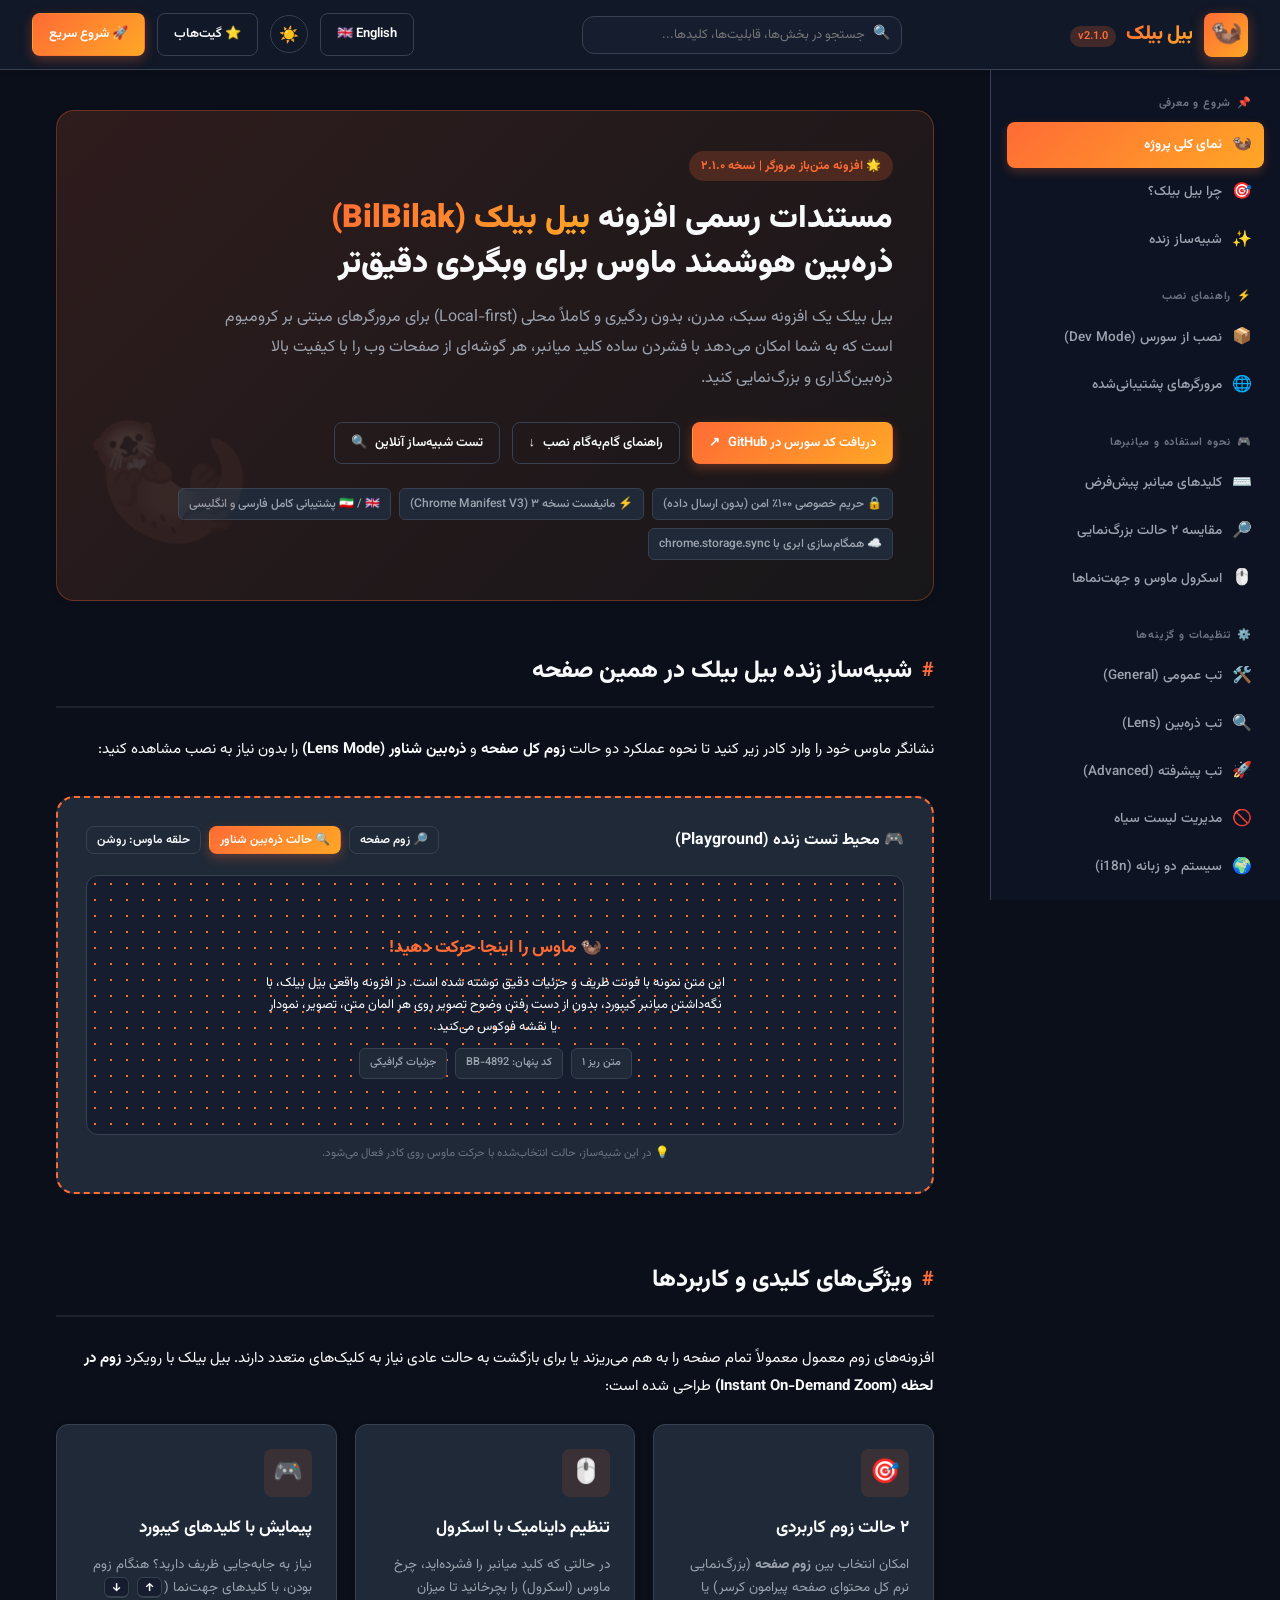
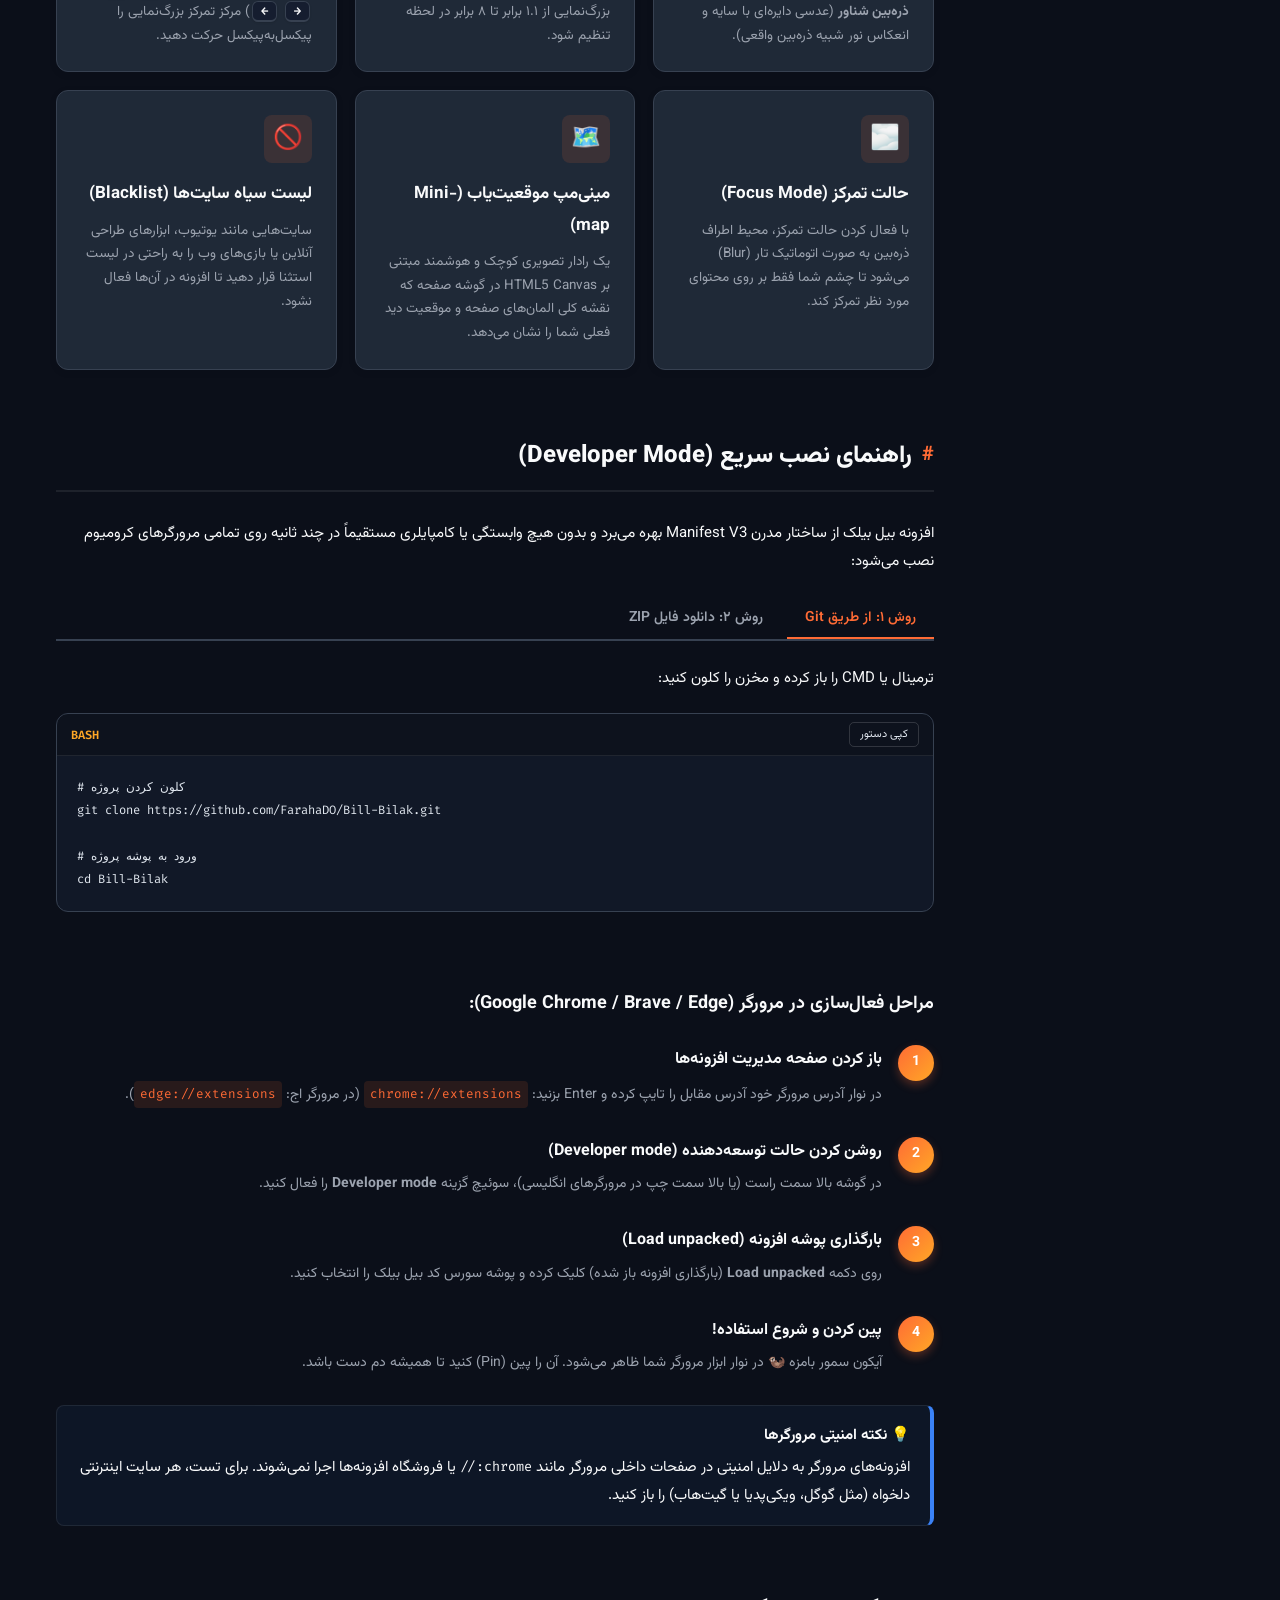
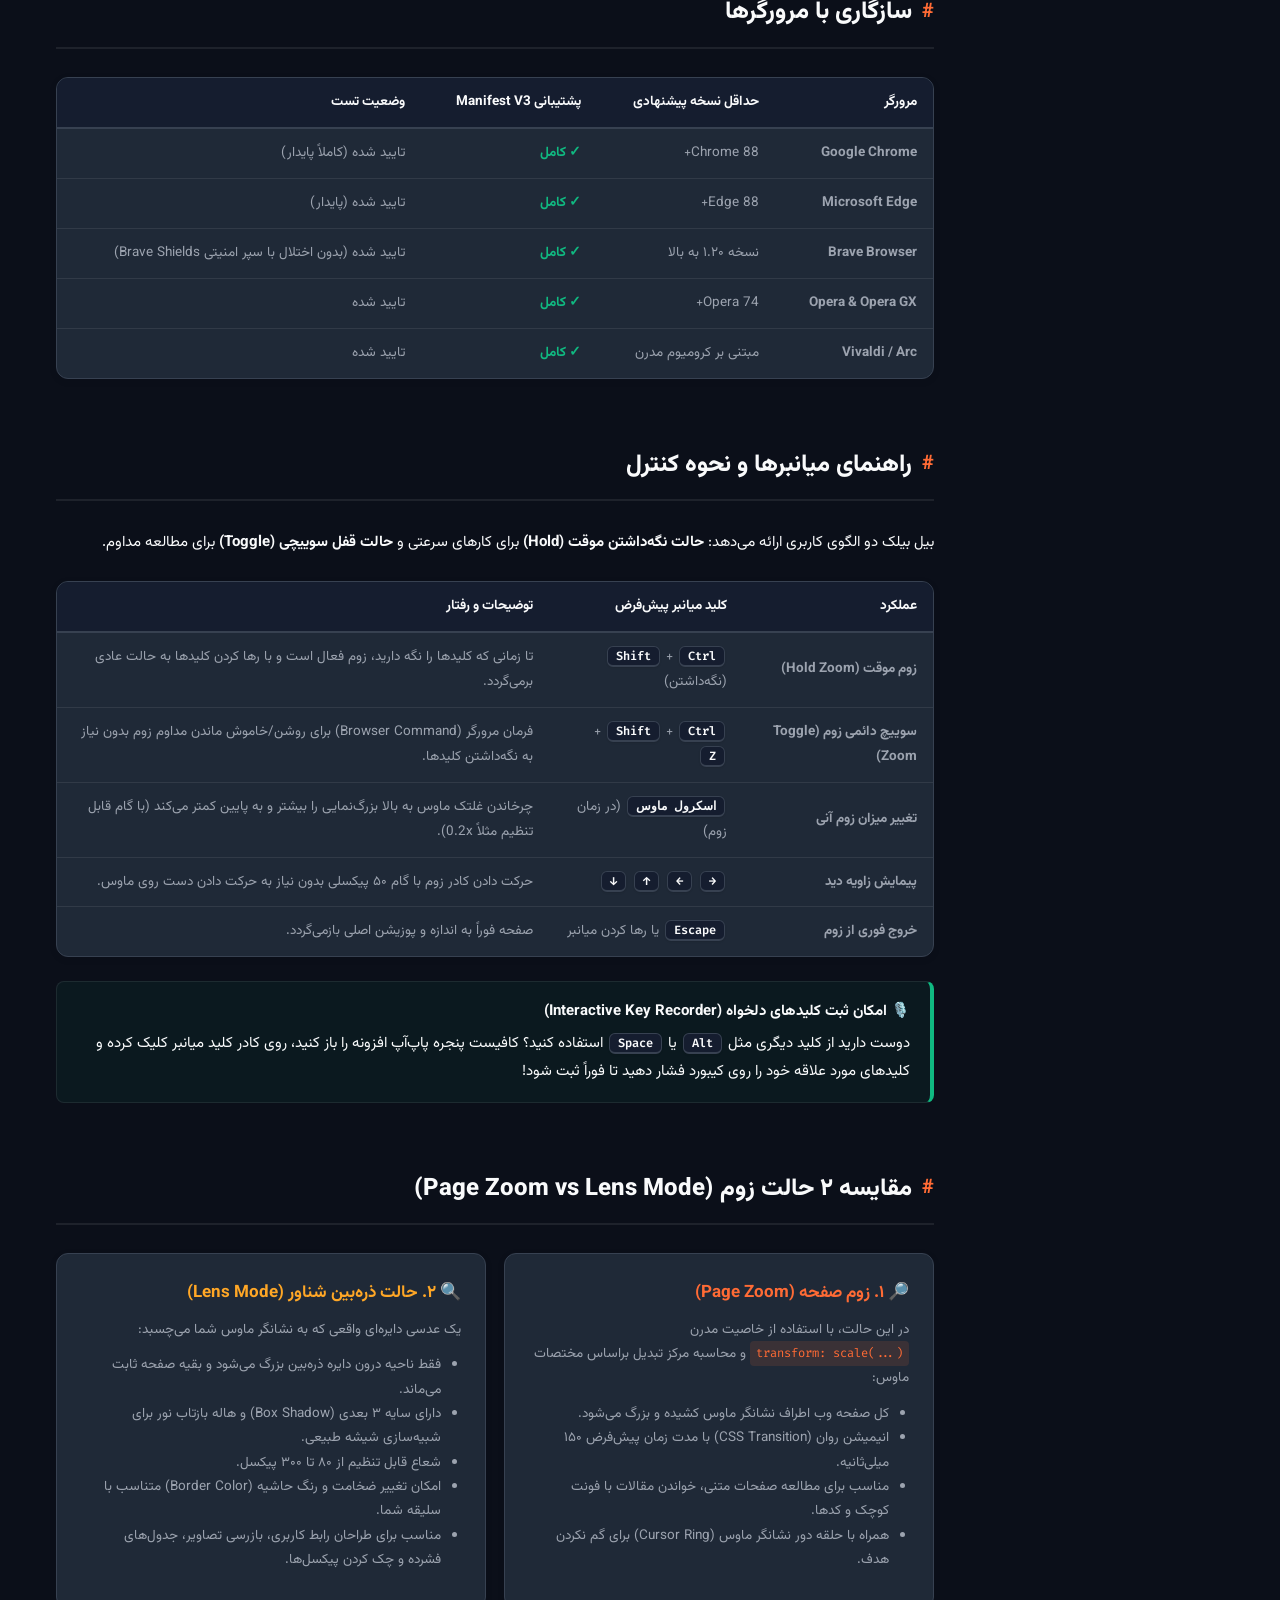
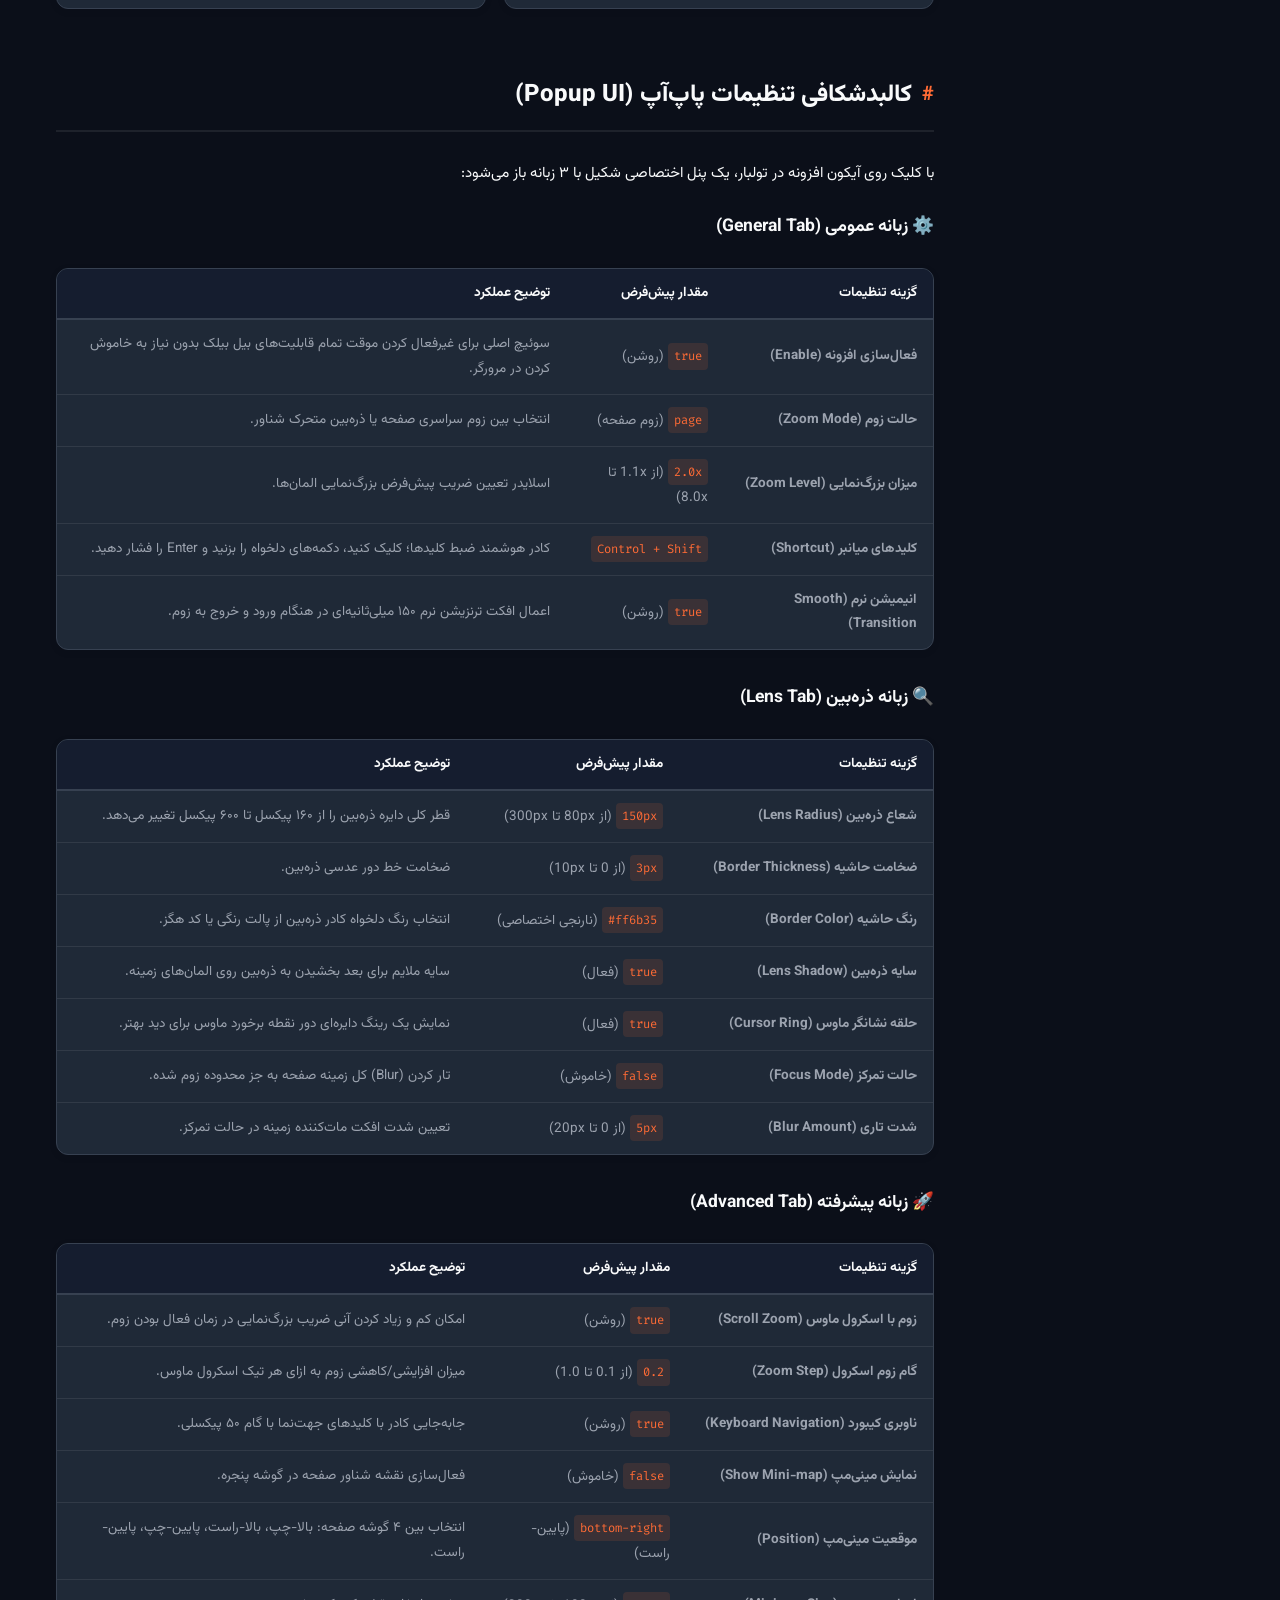
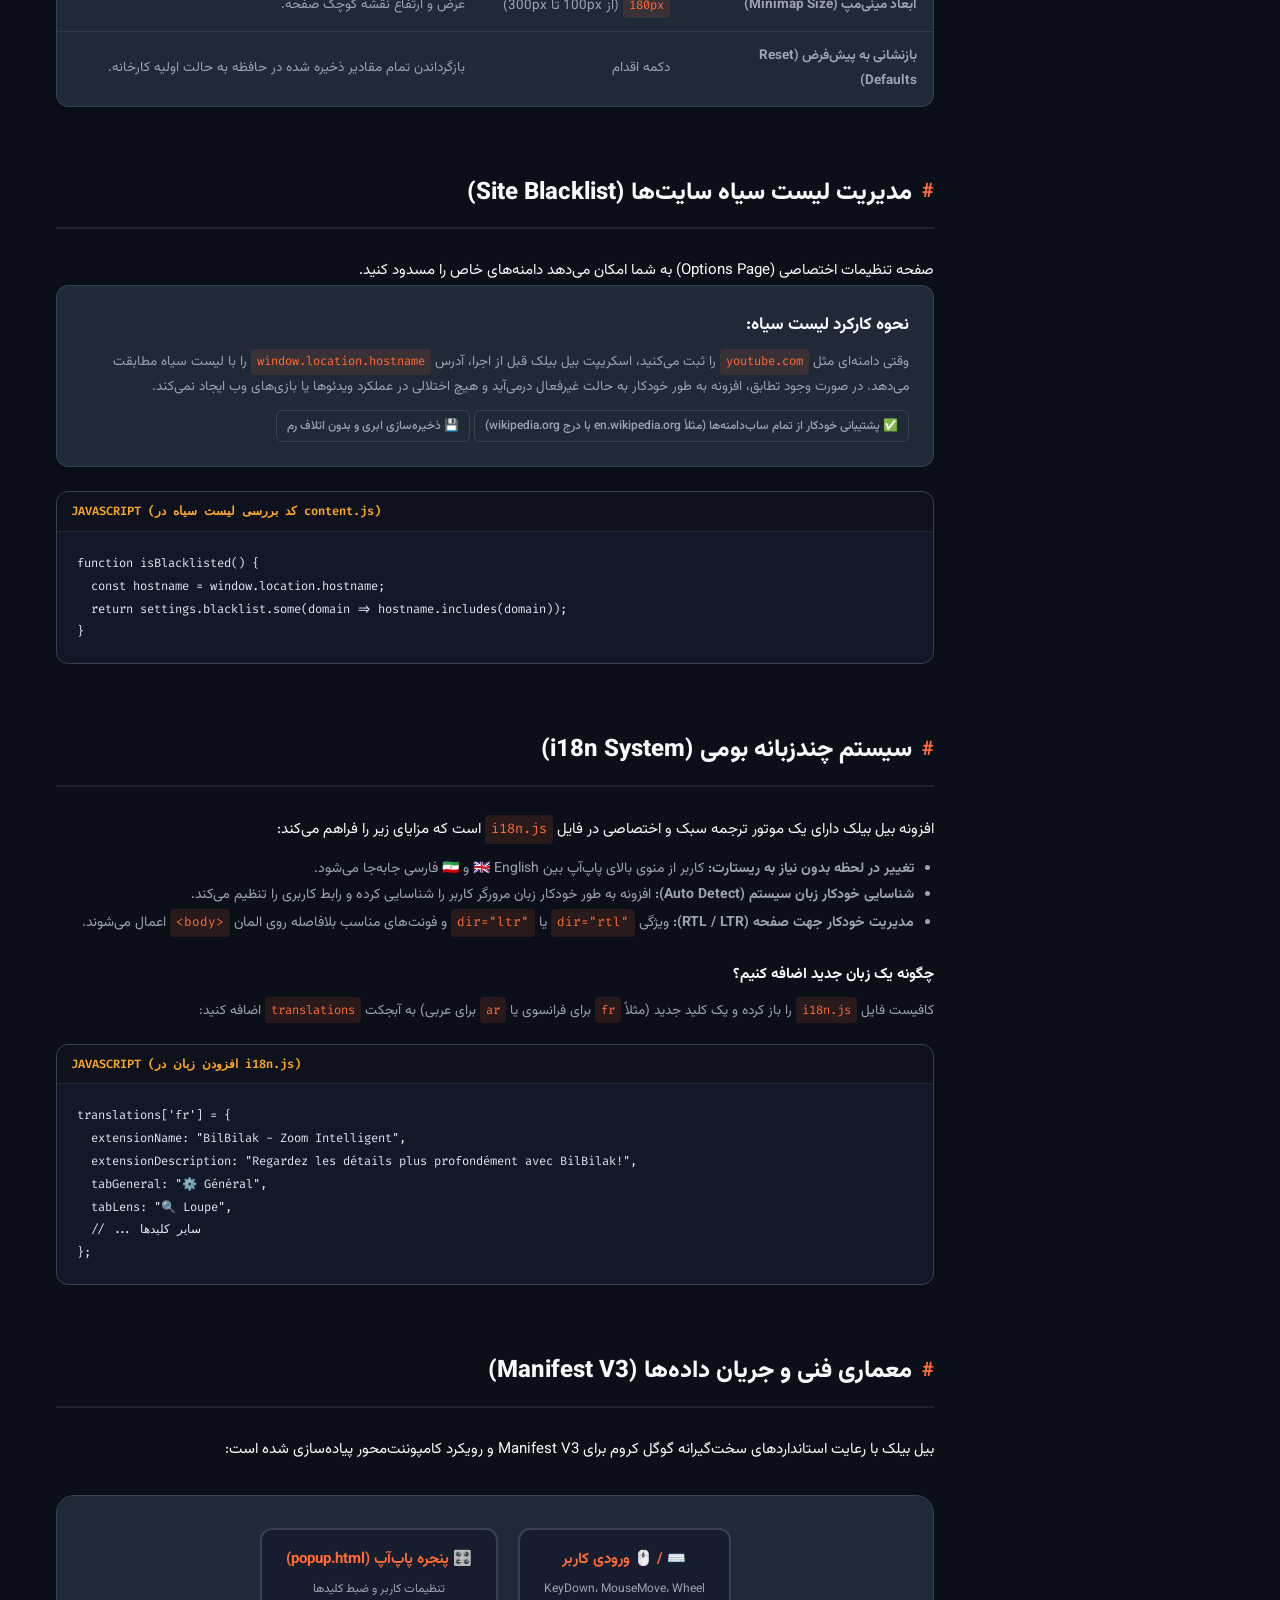
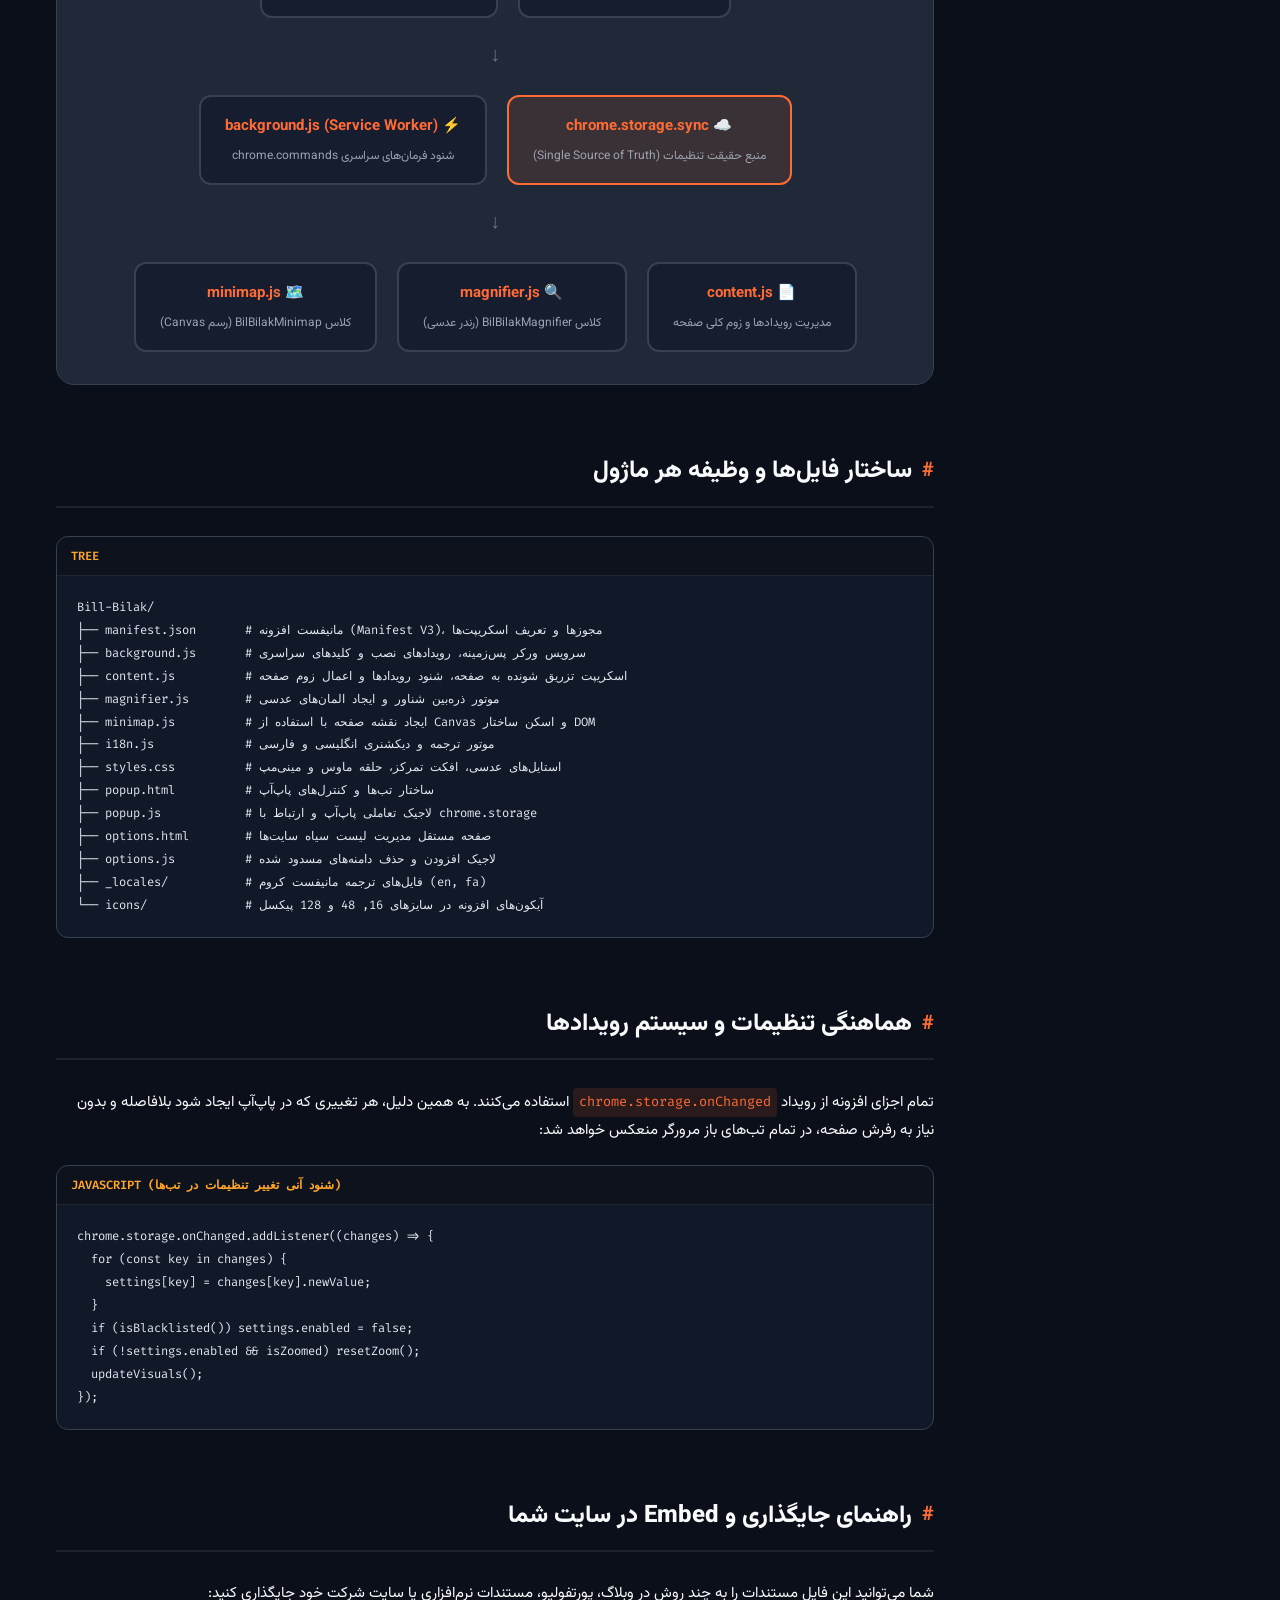
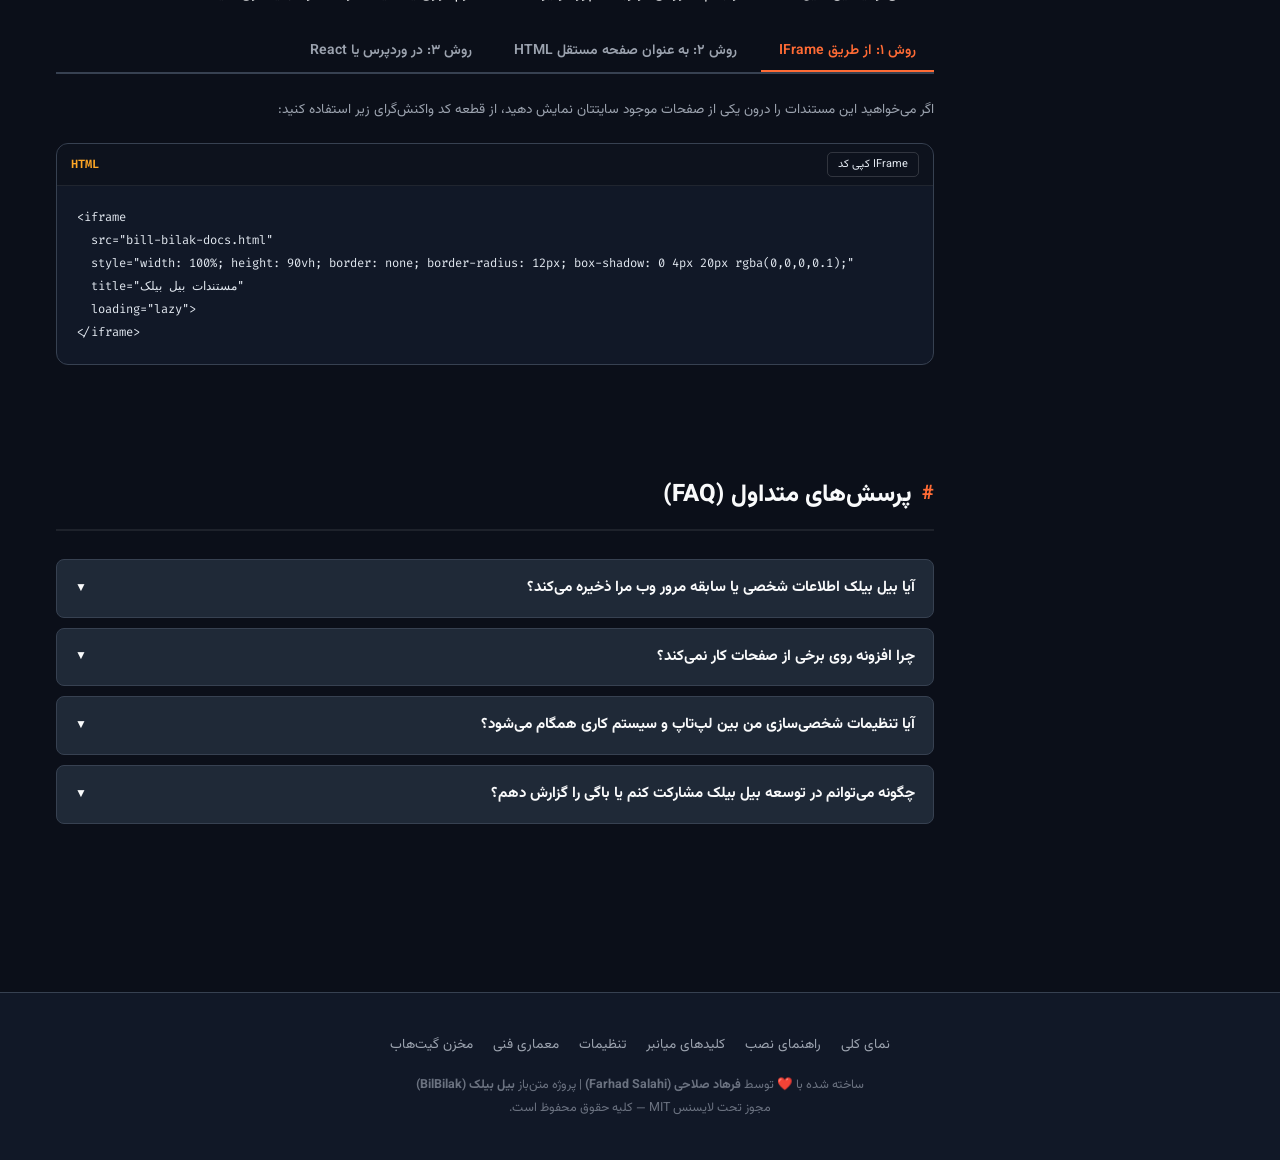
<file: index.html>
<!DOCTYPE html>
<html lang="fa" dir="rtl" data-theme="dark">
<head>
  <meta charset="UTF-8">
  <meta name="viewport" content="width=device-width, initial-scale=1.0">
  <title>مستندات جامع بیل بیلک (BilBilak) | ذره‌بین هوشمند مرورگر</title>
  <meta name="description" content="مستندات کامل افزونه مرورگر بیل بیلک (BilBilak) - ابزار قدرتمند زوم هوشمند، ذره‌بین شناور، مینی‌مپ و شخصی‌سازی پیشرفته برای کروم، اج و بریو">
  <meta name="author" content="فرهاد صلاحی (Farhad Salahi)">

  <!-- Google Font: Vazirmatn -->
  <link rel="preconnect" href="https://fonts.googleapis.com">
  <link rel="preconnect" href="https://fonts.gstatic.com" crossorigin>
  <link href="https://fonts.googleapis.com/css2?family=Vazirmatn:wght@300;400;500;600;700;800;900&family=Fira+Code:wght@400;500;600&display=swap" rel="stylesheet">

  <style>
    :root {
      --primary: #ff6b35;
      --primary-hover: #fa5a1e;
      --primary-light: rgba(255, 107, 53, 0.12);
      --primary-gradient: linear-gradient(135deg, #ff6b35 0%, #ffa726 100%);
      --accent: #ffa726;
      --success: #10b981;
      --warning: #f59e0b;
      --info: #3b82f6;
      --font-main: 'Vazirmatn', -apple-system, BlinkMacSystemFont, 'Segoe UI', Roboto, Tahoma, sans-serif;
      --font-code: 'Fira Code', Consolas, Monaco, monospace;
      --radius-sm: 8px;
      --radius-md: 12px;
      --radius-lg: 18px;
      --shadow-sm: 0 2px 8px rgba(0,0,0,0.06);
      --shadow-md: 0 8px 24px rgba(0,0,0,0.1);
      --shadow-lg: 0 16px 40px rgba(0,0,0,0.18);
      --transition: all 0.25s cubic-bezier(0.4, 0, 0.2, 1);
    }

    /* حالت تاریک (Dark Mode) - پیش‌فرض */
    [data-theme="dark"] {
      --bg-base: #0b0f19;
      --bg-surface: #111827;
      --bg-card: #1f2937;
      --bg-card-hover: #283548;
      --bg-input: #151d2f;
      --border-color: #374151;
      --border-light: rgba(255, 255, 255, 0.08);
      --text-main: #f9fafb;
      --text-muted: #9ca3af;
      --text-subtle: #6b7280;
      --code-bg: #111827;
      --code-text: #e2e8f0;
      --sidebar-bg: #0d1322;
      --badge-bg: rgba(255, 107, 53, 0.2);
    }

    /* حالت روشن (Light Mode) */
    [data-theme="light"] {
      --bg-base: #f8fafc;
      --bg-surface: #ffffff;
      --bg-card: #ffffff;
      --bg-card-hover: #f1f5f9;
      --bg-input: #f1f5f9;
      --border-color: #e2e8f0;
      --border-light: rgba(0, 0, 0, 0.06);
      --text-main: #0f172a;
      --text-muted: #475569;
      --text-subtle: #94a3b8;
      --code-bg: #1e293b;
      --code-text: #f8fafc;
      --sidebar-bg: #ffffff;
      --badge-bg: #ffe8d6;
    }

    * {
      box-sizing: border-box;
      margin: 0;
      padding: 0;
      scroll-behavior: smooth;
    }

    body {
      font-family: var(--font-main);
      background-color: var(--bg-base);
      color: var(--text-main);
      line-height: 1.85;
      font-size: 15px;
      transition: background-color 0.3s ease, color 0.3s ease;
      overflow-x: hidden;
    }

    /* هدر ناوبری بالا */
    .navbar {
      position: sticky;
      top: 0;
      z-index: 1000;
      height: 70px;
      background: var(--bg-surface);
      border-bottom: 1px solid var(--border-color);
      display: flex;
      align-items: center;
      justify-content: space-between;
      padding: 0 2rem;
      backdrop-filter: blur(12px);
      box-shadow: var(--shadow-sm);
    }

    .nav-brand {
      display: flex;
      align-items: center;
      gap: 12px;
      text-decoration: none;
      color: inherit;
    }

    .brand-logo {
      width: 44px;
      height: 44px;
      border-radius: var(--radius-sm);
      background: var(--primary-gradient);
      display: flex;
      align-items: center;
      justify-content: center;
      font-size: 26px;
      box-shadow: 0 4px 14px rgba(255, 107, 53, 0.35);
      animation: floatLogo 4s ease-in-out infinite;
    }

    @keyframes floatLogo {
      0%, 100% { transform: translateY(0); }
      50% { transform: translateY(-3px); }
    }

    .brand-title {
      font-size: 20px;
      font-weight: 800;
      background: var(--primary-gradient);
      -webkit-background-clip: text;
      -webkit-text-fill-color: transparent;
      letter-spacing: -0.5px;
    }

    .brand-version {
      font-size: 11px;
      background: var(--badge-bg);
      color: var(--primary);
      padding: 2px 8px;
      border-radius: 20px;
      font-weight: 600;
      margin-right: 6px;
    }

    .nav-search {
      position: relative;
      width: 320px;
      max-width: 100%;
    }

    .nav-search input {
      width: 100%;
      padding: 8px 36px 8px 14px;
      border-radius: var(--radius-md);
      border: 1px solid var(--border-color);
      background: var(--bg-input);
      color: var(--text-main);
      font-family: inherit;
      font-size: 13px;
      transition: var(--transition);
      outline: none;
    }

    .nav-search input:focus {
      border-color: var(--primary);
      box-shadow: 0 0 0 3px rgba(255, 107, 53, 0.2);
    }

    .nav-search .search-icon {
      position: absolute;
      right: 12px;
      top: 50%;
      transform: translateY(-50%);
      font-size: 14px;
      color: var(--text-subtle);
      pointer-events: none;
    }

    .nav-actions {
      display: flex;
      align-items: center;
      gap: 12px;
    }

    .btn {
      display: inline-flex;
      align-items: center;
      gap: 8px;
      padding: 8px 16px;
      border-radius: var(--radius-sm);
      font-family: inherit;
      font-size: 13px;
      font-weight: 600;
      text-decoration: none;
      cursor: pointer;
      border: 1px solid transparent;
      transition: var(--transition);
    }

    .btn-primary {
      background: var(--primary-gradient);
      color: #fff !important;
      box-shadow: 0 4px 12px rgba(255, 107, 53, 0.3);
    }

    .btn-primary:hover {
      box-shadow: 0 6px 18px rgba(255, 107, 53, 0.45);
      transform: translateY(-1px);
    }

    .btn-ghost {
      background: transparent;
      color: var(--text-main);
      border-color: var(--border-color);
    }

    .btn-ghost:hover {
      background: var(--bg-card-hover);
      border-color: var(--primary);
    }

    .theme-toggle-btn {
      width: 38px;
      height: 38px;
      border-radius: 50%;
      border: 1px solid var(--border-color);
      background: var(--bg-surface);
      color: var(--text-main);
      display: flex;
      align-items: center;
      justify-content: center;
      cursor: pointer;
      font-size: 16px;
      transition: var(--transition);
    }

    .theme-toggle-btn:hover {
      border-color: var(--primary);
      transform: rotate(25deg);
    }

    .mobile-menu-btn {
      display: none;
      background: none;
      border: none;
      font-size: 22px;
      color: var(--text-main);
      cursor: pointer;
    }

    /* لایه اصلی صفحه */
    .layout-container {
      display: flex;
      min-height: calc(100vh - 70px);
    }

    /* سایدبار ناوبری */
    .sidebar {
      width: 290px;
      flex-shrink: 0;
      background: var(--sidebar-bg);
      border-left: 1px solid var(--border-color);
      padding: 1.5rem 1rem;
      position: sticky;
      top: 70px;
      height: calc(100vh - 70px);
      overflow-y: auto;
      scrollbar-width: thin;
      scrollbar-color: var(--border-color) transparent;
      transition: var(--transition);
    }

    .sidebar-section {
      margin-bottom: 1.5rem;
    }

    .sidebar-title {
      font-size: 11px;
      text-transform: uppercase;
      letter-spacing: 0.8px;
      font-weight: 700;
      color: var(--text-subtle);
      margin-bottom: 8px;
      padding-right: 12px;
      display: flex;
      align-items: center;
      gap: 6px;
    }

    .sidebar-menu {
      list-style: none;
    }

    .sidebar-link {
      display: flex;
      align-items: center;
      gap: 10px;
      padding: 8px 12px;
      border-radius: var(--radius-sm);
      color: var(--text-muted);
      text-decoration: none;
      font-size: 13.5px;
      font-weight: 500;
      transition: var(--transition);
      margin-bottom: 2px;
    }

    .sidebar-link:hover {
      color: var(--primary);
      background: var(--primary-light);
      padding-right: 16px;
    }

    .sidebar-link.active {
      color: #fff;
      background: var(--primary-gradient);
      font-weight: 600;
      box-shadow: 0 4px 10px rgba(255, 107, 53, 0.25);
    }

    .sidebar-link .icon {
      font-size: 16px;
    }

    /* محتوای اصلی */
    .main-content {
      flex: 1;
      padding: 2.5rem 3.5rem;
      max-width: 1050px;
      margin: 0 auto;
    }

    /* بنر هیرو */
    .hero-banner {
      background: linear-gradient(135deg, rgba(255, 107, 53, 0.15) 0%, rgba(255, 167, 38, 0.05) 100%);
      border: 1px solid rgba(255, 107, 53, 0.3);
      border-radius: var(--radius-lg);
      padding: 2.5rem;
      margin-bottom: 3rem;
      position: relative;
      overflow: hidden;
      box-shadow: var(--shadow-sm);
    }

    .hero-banner::after {
      content: '🦦';
      position: absolute;
      left: 20px;
      bottom: -15px;
      font-size: 140px;
      opacity: 0.12;
      pointer-events: none;
      transform: rotate(10deg);
    }

    .hero-tag {
      display: inline-flex;
      align-items: center;
      gap: 6px;
      padding: 4px 12px;
      background: var(--badge-bg);
      color: var(--primary);
      border-radius: 20px;
      font-size: 12px;
      font-weight: 700;
      margin-bottom: 1rem;
    }

    .hero-title {
      font-size: 32px;
      font-weight: 900;
      line-height: 1.4;
      margin-bottom: 1rem;
      color: var(--text-main);
    }

    .hero-title span {
      background: var(--primary-gradient);
      -webkit-background-clip: text;
      -webkit-text-fill-color: transparent;
    }

    .hero-desc {
      font-size: 16px;
      color: var(--text-muted);
      max-width: 680px;
      margin-bottom: 1.75rem;
      line-height: 1.9;
    }

    .hero-actions {
      display: flex;
      flex-wrap: wrap;
      gap: 12px;
    }

    .hero-badge-group {
      display: flex;
      flex-wrap: wrap;
      gap: 8px;
      margin-top: 1.5rem;
    }

    .badge-pill {
      display: inline-flex;
      align-items: center;
      gap: 6px;
      padding: 4px 10px;
      background: var(--bg-card);
      border: 1px solid var(--border-color);
      border-radius: 6px;
      font-size: 12px;
      font-weight: 500;
      color: var(--text-muted);
    }

    /* بخش‌های محتوا */
    .doc-section {
      margin-bottom: 4rem;
      scroll-margin-top: 90px;
    }

    .section-header {
      margin-bottom: 1.75rem;
      padding-bottom: 0.75rem;
      border-bottom: 2px solid var(--border-light);
      display: flex;
      align-items: baseline;
      justify-content: space-between;
    }

    .section-title {
      font-size: 24px;
      font-weight: 800;
      color: var(--text-main);
      display: flex;
      align-items: center;
      gap: 10px;
    }

    .section-title .hash {
      color: var(--primary);
      font-size: 20px;
      text-decoration: none;
    }

    /* کارت‌ها */
    .card-grid {
      display: grid;
      grid-template-columns: repeat(auto-fit, minmax(280px, 1fr));
      gap: 18px;
      margin: 1.5rem 0;
    }

    .card {
      background: var(--bg-card);
      border: 1px solid var(--border-color);
      border-radius: var(--radius-md);
      padding: 1.5rem;
      transition: var(--transition);
      box-shadow: var(--shadow-sm);
      display: flex;
      flex-direction: column;
    }

    .card:hover {
      transform: translateY(-4px);
      box-shadow: var(--shadow-md);
      border-color: var(--primary);
    }

    .card-icon {
      width: 48px;
      height: 48px;
      border-radius: var(--radius-sm);
      background: var(--primary-light);
      display: flex;
      align-items: center;
      justify-content: center;
      font-size: 24px;
      margin-bottom: 1rem;
      color: var(--primary);
    }

    .card-title {
      font-size: 17px;
      font-weight: 700;
      margin-bottom: 0.5rem;
      color: var(--text-main);
    }

    .card-text {
      font-size: 13.5px;
      color: var(--text-muted);
      line-height: 1.75;
      flex: 1;
    }

    /* جعبه شبیه‌ساز زنده (Interactive Playground) */
    .playground-box {
      background: var(--bg-card);
      border: 2px dashed var(--primary);
      border-radius: var(--radius-lg);
      padding: 1.75rem;
      margin: 2rem 0;
      position: relative;
    }

    .playground-header {
      display: flex;
      align-items: center;
      justify-content: space-between;
      margin-bottom: 1.25rem;
      flex-wrap: wrap;
      gap: 10px;
    }

    .playground-title {
      font-weight: 700;
      font-size: 16px;
      display: flex;
      align-items: center;
      gap: 8px;
    }

    .playground-controls {
      display: flex;
      gap: 8px;
      align-items: center;
    }

    .interactive-canvas-area {
      height: 260px;
      border-radius: var(--radius-md);
      background: radial-gradient(#ff6b35 1px, transparent 1px), var(--bg-input);
      background-size: 16px 16px;
      position: relative;
      overflow: hidden;
      cursor: crosshair;
      border: 1px solid var(--border-color);
      display: flex;
      align-items: center;
      justify-content: center;
      user-select: none;
    }

    .playground-sample-text {
      text-align: center;
      max-width: 500px;
      padding: 20px;
      transition: transform 0.15s ease-out;
    }

    .playground-lens {
      position: absolute;
      width: 140px;
      height: 140px;
      border-radius: 50%;
      border: 3px solid var(--primary);
      box-shadow: 0 8px 30px rgba(0,0,0,0.4), inset 0 0 15px rgba(255,255,255,0.4);
      pointer-events: none;
      display: none;
      transform: translate(-50%, -50%);
      backdrop-filter: brightness(1.1);
      z-index: 10;
    }

    .playground-ring {
      position: absolute;
      width: 32px;
      height: 32px;
      border: 2px solid rgba(255, 107, 53, 0.9);
      border-radius: 50%;
      pointer-events: none;
      display: none;
      transform: translate(-50%, -50%);
      box-shadow: 0 0 10px rgba(255, 107, 53, 0.5);
      z-index: 9;
    }

    /* کلیدهای کیبورد (KBD) */
    kbd {
      display: inline-block;
      padding: 3px 8px;
      font-family: var(--font-code);
      font-size: 12px;
      font-weight: 600;
      line-height: 1;
      color: var(--text-main);
      background: var(--bg-input);
      border: 1px solid var(--border-color);
      border-bottom: 2px solid var(--border-color);
      border-radius: 6px;
      box-shadow: 0 1px 2px rgba(0,0,0,0.1);
      margin: 0 2px;
      direction: ltr;
    }

    /* بلوک‌های کد */
    .code-wrapper {
      position: relative;
      margin: 1.25rem 0;
      border-radius: var(--radius-md);
      overflow: hidden;
      border: 1px solid var(--border-color);
      background: var(--code-bg);
      direction: ltr;
      text-align: left;
    }

    .code-header {
      display: flex;
      align-items: center;
      justify-content: space-between;
      padding: 8px 14px;
      background: rgba(0, 0, 0, 0.25);
      border-bottom: 1px solid var(--border-light);
      font-family: var(--font-code);
      font-size: 12px;
      color: var(--text-subtle);
    }

    .code-lang-tag {
      font-weight: 600;
      color: var(--accent);
    }

    .copy-btn {
      background: transparent;
      border: 1px solid rgba(255, 255, 255, 0.15);
      color: #e2e8f0;
      border-radius: 5px;
      padding: 3px 10px;
      font-size: 11px;
      cursor: pointer;
      font-family: var(--font-main);
      transition: var(--transition);
      display: inline-flex;
      align-items: center;
      gap: 5px;
    }

    .copy-btn:hover {
      background: var(--primary);
      border-color: var(--primary);
      color: #fff;
    }

    pre {
      padding: 1.25rem;
      overflow-x: auto;
      font-family: var(--font-code);
      font-size: 13.5px;
      line-height: 1.7;
      color: var(--code-text);
      margin: 0;
    }

    code {
      font-family: var(--font-code);
      font-size: 0.9em;
    }

    p code, li code, td code {
      background: var(--primary-light);
      color: var(--primary);
      padding: 2px 6px;
      border-radius: 4px;
      direction: ltr;
      display: inline-block;
    }

    /* تب‌های تعاملی */
    .tabs-container {
      margin: 1.5rem 0;
    }

    .tabs-nav {
      display: flex;
      gap: 6px;
      border-bottom: 2px solid var(--border-color);
      padding-bottom: 2px;
    }

    .tab-btn {
      padding: 8px 18px;
      background: transparent;
      border: none;
      border-bottom: 2px solid transparent;
      color: var(--text-muted);
      font-family: inherit;
      font-size: 14px;
      font-weight: 600;
      cursor: pointer;
      transition: var(--transition);
      margin-bottom: -2px;
    }

    .tab-btn:hover {
      color: var(--primary);
    }

    .tab-btn.active {
      color: var(--primary);
      border-bottom-color: var(--primary);
    }

    .tab-pane {
      display: none;
      padding: 1.5rem 0;
      animation: fadeIn 0.3s ease;
    }

    .tab-pane.active {
      display: block;
    }

    @keyframes fadeIn {
      from { opacity: 0; transform: translateY(4px); }
      to { opacity: 1; transform: translateY(0); }
    }

    /* جدول‌ها */
    .table-container {
      overflow-x: auto;
      margin: 1.5rem 0;
      border-radius: var(--radius-md);
      border: 1px solid var(--border-color);
      background: var(--bg-card);
      box-shadow: var(--shadow-sm);
    }

    table {
      width: 100%;
      border-collapse: collapse;
      text-align: right;
      font-size: 13.5px;
    }

    th {
      background: var(--bg-input);
      padding: 12px 16px;
      font-weight: 700;
      color: var(--text-main);
      border-bottom: 2px solid var(--border-color);
    }

    td {
      padding: 12px 16px;
      border-bottom: 1px solid var(--border-light);
      color: var(--text-muted);
      vertical-align: middle;
    }

    tr:last-child td {
      border-bottom: none;
    }

    tr:hover td {
      background: var(--bg-card-hover);
    }

    /* هشدارهای متنی (Callouts / Notes) */
    .callout {
      border-right: 4px solid var(--primary);
      background: var(--bg-card);
      border-radius: var(--radius-sm);
      padding: 1rem 1.25rem;
      margin: 1.5rem 0;
      border-top: 1px solid var(--border-light);
      border-bottom: 1px solid var(--border-light);
      border-left: 1px solid var(--border-light);
    }

    .callout-info {
      border-right-color: var(--info);
      background: rgba(59, 130, 246, 0.06);
    }

    .callout-warning {
      border-right-color: var(--warning);
      background: rgba(245, 158, 11, 0.06);
    }

    .callout-success {
      border-right-color: var(--success);
      background: rgba(16, 185, 129, 0.06);
    }

    .callout-title {
      font-weight: 700;
      margin-bottom: 4px;
      display: flex;
      align-items: center;
      gap: 6px;
      color: var(--text-main);
    }

    /* دیاگرام معماری */
    .architecture-diagram {
      background: var(--bg-card);
      border: 1px solid var(--border-color);
      border-radius: var(--radius-lg);
      padding: 2rem;
      margin: 2rem 0;
      position: relative;
    }

    .diagram-flow {
      display: flex;
      flex-direction: column;
      gap: 20px;
      align-items: center;
    }

    .diagram-row {
      display: flex;
      gap: 20px;
      width: 100%;
      justify-content: center;
      flex-wrap: wrap;
    }

    .diagram-node {
      background: var(--bg-input);
      border: 2px solid var(--border-color);
      border-radius: var(--radius-md);
      padding: 1rem 1.5rem;
      text-align: center;
      min-width: 200px;
      position: relative;
      transition: var(--transition);
    }

    .diagram-node:hover {
      border-color: var(--primary);
      transform: scale(1.03);
    }

    .diagram-node.highlight {
      border-color: var(--primary);
      background: var(--primary-light);
    }

    .diagram-node-title {
      font-weight: 700;
      color: var(--primary);
      font-size: 15px;
      margin-bottom: 4px;
    }

    .diagram-node-desc {
      font-size: 12px;
      color: var(--text-muted);
    }

    .diagram-arrow {
      font-size: 20px;
      color: var(--text-subtle);
    }

    /* استپ‌های نصب عددی */
    .steps-list {
      list-style: none;
      counter-reset: step-counter;
      margin: 1.5rem 0;
    }

    .step-item {
      position: relative;
      padding-right: 52px;
      margin-bottom: 1.75rem;
    }

    .step-item::before {
      content: counter(step-counter);
      counter-increment: step-counter;
      position: absolute;
      right: 0;
      top: 0;
      width: 36px;
      height: 36px;
      border-radius: 50%;
      background: var(--primary-gradient);
      color: #fff;
      display: flex;
      align-items: center;
      justify-content: center;
      font-weight: 700;
      font-size: 14px;
      box-shadow: 0 4px 10px rgba(255, 107, 53, 0.3);
    }

    .step-title {
      font-weight: 700;
      font-size: 16px;
      margin-bottom: 6px;
      color: var(--text-main);
    }

    .step-content {
      font-size: 14px;
      color: var(--text-muted);
    }

    /* بخش پرسش‌های متداول (Accordion) */
    .faq-item {
      background: var(--bg-card);
      border: 1px solid var(--border-color);
      border-radius: var(--radius-sm);
      margin-bottom: 10px;
      overflow: hidden;
      transition: var(--transition);
    }

    .faq-question {
      padding: 14px 18px;
      font-weight: 700;
      cursor: pointer;
      display: flex;
      justify-content: space-between;
      align-items: center;
      user-select: none;
    }

    .faq-question:hover {
      color: var(--primary);
    }

    .faq-arrow {
      transition: transform 0.25s ease;
      font-size: 12px;
    }

    .faq-answer {
      padding: 0 18px;
      max-height: 0;
      overflow: hidden;
      transition: max-height 0.3s cubic-bezier(0, 1, 0, 1), padding 0.3s ease;
      color: var(--text-muted);
      font-size: 14px;
      line-height: 1.8;
      border-top: 1px solid transparent;
    }

    .faq-item.open {
      border-color: var(--primary);
    }

    .faq-item.open .faq-arrow {
      transform: rotate(180deg);
    }

    .faq-item.open .faq-answer {
      max-height: 600px;
      padding: 14px 18px 18px;
      border-top-color: var(--border-light);
    }

    /* فوتر */
    .footer {
      border-top: 1px solid var(--border-color);
      background: var(--bg-surface);
      padding: 2.5rem 2rem;
      text-align: center;
      margin-top: 4rem;
    }

    .footer-content {
      max-width: 800px;
      margin: 0 auto;
    }

    .footer-links {
      display: flex;
      justify-content: center;
      gap: 20px;
      margin-bottom: 1rem;
      flex-wrap: wrap;
    }

    .footer-links a {
      color: var(--text-muted);
      text-decoration: none;
      font-size: 13.5px;
      transition: var(--transition);
    }

    .footer-links a:hover {
      color: var(--primary);
    }

    .footer-copy {
      font-size: 12.5px;
      color: var(--text-subtle);
    }

    /* اعلان کپی */
    .toast {
      position: fixed;
      bottom: 25px;
      left: 25px;
      background: #10b981;
      color: #fff;
      padding: 10px 20px;
      border-radius: var(--radius-sm);
      font-size: 13px;
      font-weight: 600;
      box-shadow: var(--shadow-lg);
      transform: translateY(100px);
      opacity: 0;
      transition: var(--transition);
      z-index: 9999;
      display: flex;
      align-items: center;
      gap: 8px;
    }

    .toast.show {
      transform: translateY(0);
      opacity: 1;
    }

    /* دکمه اسکرول به بالا */
    .scroll-top-btn {
      position: fixed;
      bottom: 25px;
      right: 25px;
      width: 42px;
      height: 42px;
      border-radius: 50%;
      background: var(--primary-gradient);
      color: #fff;
      border: none;
      cursor: pointer;
      display: flex;
      align-items: center;
      justify-content: center;
      font-size: 18px;
      box-shadow: 0 4px 14px rgba(255, 107, 53, 0.4);
      opacity: 0;
      visibility: hidden;
      transition: var(--transition);
      z-index: 999;
    }

    .scroll-top-btn.visible {
      opacity: 1;
      visibility: visible;
    }

    .scroll-top-btn:hover {
      transform: translateY(-3px);
    }

    /* ریسپانسیو و موبایل */
    @media (max-width: 992px) {
      .sidebar {
        position: fixed;
        right: -300px;
        top: 70px;
        z-index: 990;
        box-shadow: var(--shadow-lg);
      }

      .sidebar.open {
        right: 0;
      }

      .mobile-menu-btn {
        display: block;
      }

      .main-content {
        padding: 1.5rem;
      }

      .navbar {
        padding: 0 1rem;
      }

      .nav-search {
        display: none;
      }
    }

    @media (max-width: 600px) {
      .hero-title {
        font-size: 24px;
      }
      .hero-banner {
        padding: 1.5rem;
      }
      .card-grid {
        grid-template-columns: 1fr;
      }
      .nav-actions .btn-ghost {
        display: none;
      }
    }
  </style>
</head>
<body>

  <!-- ناوبری بالایی -->
  <header class="navbar">
    <div style="display: flex; align-items: center; gap: 14px;">
      <button class="mobile-menu-btn" id="mobileMenuToggle" aria-label="منوی موبایل">☰</button>
      <a href="#overview" class="nav-brand">
        <div class="brand-logo">🦦</div>
        <div>
          <span class="brand-title">بیل بیلک</span>
          <span class="brand-version">v2.1.0</span>
        </div>
      </a>
    </div>

    <!-- جستجو در مستندات -->
    <div class="nav-search">
      <span class="search-icon">🔍</span>
      <input type="text" id="docSearch" placeholder="جستجو در بخش‌ها، قابلیت‌ها، کلیدها...">
    </div>

    <!-- دکمه‌ها و تغییر تم -->
    <div class="nav-actions">
      <a href="bill-bilak-docs-en.html" class="btn btn-ghost" title="Switch to English Documentation">
        <span>🇬🇧 English</span>
      </a>
      <button class="theme-toggle-btn" id="themeToggle" title="تغییر تم تاریک / روشن">🌙</button>
      <a href="https://github.com/FarahaDO/Bill-Bilak" target="_blank" rel="noopener noreferrer" class="btn btn-ghost">
        <span>⭐ گیت‌هاب</span>
      </a>
      <a href="#quickstart" class="btn btn-primary">
        <span>🚀 شروع سریع</span>
      </a>
    </div>
  </header>

  <!-- چیدمان اصلی -->
  <div class="layout-container">

    <!-- سایدبار دسترسی سریع -->
    <aside class="sidebar" id="sidebar">
      <div class="sidebar-section">
        <div class="sidebar-title">
          <span>📌</span> شروع و معرفی
        </div>
        <ul class="sidebar-menu">
          <li><a href="#overview" class="sidebar-link active"><span class="icon">🦦</span> نمای کلی پروژه</a></li>
          <li><a href="#why-bilbilak" class="sidebar-link"><span class="icon">🎯</span> چرا بیل بیلک؟</a></li>
          <li><a href="#interactive-demo" class="sidebar-link"><span class="icon">✨</span> شبیه‌ساز زنده</a></li>
        </ul>
      </div>

      <div class="sidebar-section">
        <div class="sidebar-title">
          <span>⚡</span> راهنمای نصب
        </div>
        <ul class="sidebar-menu">
          <li><a href="#quickstart" class="sidebar-link"><span class="icon">📦</span> نصب از سورس (Dev Mode)</a></li>
          <li><a href="#browser-support" class="sidebar-link"><span class="icon">🌐</span> مرورگرهای پشتیبانی‌شده</a></li>
        </ul>
      </div>

      <div class="sidebar-section">
        <div class="sidebar-title">
          <span>🎮</span> نحوه استفاده و میانبرها
        </div>
        <ul class="sidebar-menu">
          <li><a href="#shortcuts" class="sidebar-link"><span class="icon">⌨️</span> کلیدهای میانبر پیش‌فرض</a></li>
          <li><a href="#zoom-modes" class="sidebar-link"><span class="icon">🔎</span> مقایسه ۲ حالت بزرگ‌نمایی</a></li>
          <li><a href="#mouse-scroll-nav" class="sidebar-link"><span class="icon">🖱️</span> اسکرول ماوس و جهت‌نماها</a></li>
        </ul>
      </div>

      <div class="sidebar-section">
        <div class="sidebar-title">
          <span>⚙️</span> تنظیمات و گزینه‌ها
        </div>
        <ul class="sidebar-menu">
          <li><a href="#general-settings" class="sidebar-link"><span class="icon">🛠️</span> تب عمومی (General)</a></li>
          <li><a href="#lens-settings" class="sidebar-link"><span class="icon">🔍</span> تب ذره‌بین (Lens)</a></li>
          <li><a href="#advanced-settings" class="sidebar-link"><span class="icon">🚀</span> تب پیشرفته (Advanced)</a></li>
          <li><a href="#blacklist" class="sidebar-link"><span class="icon">🚫</span> مدیریت لیست سیاه</a></li>
          <li><a href="#i18n" class="sidebar-link"><span class="icon">🌍</span> سیستم دو زبانه (i18n)</a></li>
        </ul>
      </div>

      <div class="sidebar-section">
        <div class="sidebar-title">
          <span>💻</span> معماری فنی و کدها
        </div>
        <ul class="sidebar-menu">
          <li><a href="#architecture" class="sidebar-link"><span class="icon">🏗️</span> معماری Manifest V3</a></li>
          <li><a href="#file-structure" class="sidebar-link"><span class="icon">📁</span> ساختار فایل‌ها</a></li>
          <li><a href="#storage-events" class="sidebar-link"><span class="icon">🔄</span> هماهنگی استوریج و رویدادها</a></li>
        </ul>
      </div>

      <div class="sidebar-section">
        <div class="sidebar-title">
          <span>🧩</span> ادغام در سایت شما
        </div>
        <ul class="sidebar-menu">
          <li><a href="#embed-guide" class="sidebar-link"><span class="icon">📋</span> کد آی‌فریم و جایگذاری</a></li>
          <li><a href="#faq" class="sidebar-link"><span class="icon">❓</span> پرسش‌های متداول</a></li>
        </ul>
      </div>
    </aside>

    <!-- ناحیه اصلی متن مستندات -->
    <main class="main-content">

      <!-- بخش بنر هیرو -->
      <section class="hero-banner" id="overview">
        <div class="hero-tag">🌟 افزونه متن‌باز مرورگر | نسخه ۲.۱.۰</div>
        <h1 class="hero-title">
          مستندات رسمی افزونه <span>بیل بیلک (BilBilak)</span><br>
          ذره‌بین هوشمند ماوس برای وبگردی دقیق‌تر
        </h1>
        <p class="hero-desc">
          بیل بیلک یک افزونه سبک، مدرن، بدون ردگیری و کاملاً محلی (Local-first) برای مرورگرهای مبتنی بر کرومیوم است که به شما امکان می‌دهد با فشردن ساده کلید میانبر، هر گوشه‌ای از صفحات وب را با کیفیت بالا ذره‌بین‌گذاری و بزرگ‌نمایی کنید.
        </p>

        <div class="hero-actions">
          <a href="https://github.com/FarahaDO/Bill-Bilak" target="_blank" rel="noopener noreferrer" class="btn btn-primary">
            <span>دریافت کد سورس در GitHub</span> ↗
          </a>
          <a href="#quickstart" class="btn btn-ghost">
            <span>راهنمای گام‌به‌گام نصب</span> ↓
          </a>
          <a href="#interactive-demo" class="btn btn-ghost">
            <span>تست شبیه‌ساز آنلاین</span> 🔍
          </a>
        </div>

        <div class="hero-badge-group">
          <span class="badge-pill">🔒 حریم خصوصی ۱۰۰٪ امن (بدون ارسال داده)</span>
          <span class="badge-pill">⚡ مانیفست نسخه ۳ (Chrome Manifest V3)</span>
          <span class="badge-pill">🇮🇷 / 🇬🇧 پشتیبانی کامل فارسی و انگلیسی</span>
          <span class="badge-pill">☁️ همگام‌سازی ابری با chrome.storage.sync</span>
        </div>
      </section>

      <!-- بخش شبیه‌ساز تعاملی -->
      <section class="doc-section" id="interactive-demo">
        <div class="section-header">
          <h2 class="section-title"><span class="hash">#</span> شبیه‌ساز زنده بیل بیلک در همین صفحه</h2>
        </div>
        <p>
          نشانگر ماوس خود را وارد کادر زیر کنید تا نحوه عملکرد دو حالت <strong>زوم کل صفحه</strong> و <strong>ذره‌بین شناور (Lens Mode)</strong> را بدون نیاز به نصب مشاهده کنید:
        </p>

        <div class="playground-box">
          <div class="playground-header">
            <div class="playground-title">
              <span>🎮 محیط تست زنده (Playground)</span>
            </div>
            <div class="playground-controls">
              <button class="btn btn-ghost" id="playModePage" style="font-size: 12px; padding: 4px 10px;">🔎 زوم صفحه</button>
              <button class="btn btn-primary" id="playModeLens" style="font-size: 12px; padding: 4px 10px;">🔍 حالت ذره‌بین شناور</button>
              <button class="btn btn-ghost" id="playToggleRing" style="font-size: 12px; padding: 4px 10px;">حلقه ماوس: روشن</button>
            </div>
          </div>

          <div class="interactive-canvas-area" id="interactiveCanvas">
            <div class="playground-sample-text" id="sampleText">
              <h3 style="color: var(--primary); margin-bottom: 8px;">🦦 ماوس را اینجا حرکت دهید!</h3>
              <p style="font-size: 13px; line-height: 1.7;">
                این متن نمونه با فونت ظریف و جزئیات دقیق نوشته شده است. در افزونه واقعی بیل بیلک، با نگه‌داشتن میانبر کیبورد، بدون از دست رفتن وضوح تصویر روی هر المان متن، تصویر، نمودار یا نقشه فوکوس می‌کنید.
              </p>
              <div style="margin-top: 10px; display: flex; gap: 8px; justify-content: center;">
                <span class="badge-pill" style="font-size: 11px;">متن ریز ۱</span>
                <span class="badge-pill" style="font-size: 11px;">کد پنهان: 4892-BB</span>
                <span class="badge-pill" style="font-size: 11px;">جزئیات گرافیکی</span>
              </div>
            </div>

            <!-- المان‌های مجازی شبیه‌ساز -->
            <div class="playground-lens" id="mockLens"></div>
            <div class="playground-ring" id="mockRing"></div>
          </div>
          <div style="font-size: 11.5px; color: var(--text-subtle); margin-top: 8px; text-align: center;">
            💡 در این شبیه‌ساز، حالت انتخاب‌شده با حرکت ماوس روی کادر فعال می‌شود.
          </div>
        </div>
      </section>

      <!-- چرا بیل بیلک؟ -->
      <section class="doc-section" id="why-bilbilak">
        <div class="section-header">
          <h2 class="section-title"><span class="hash">#</span> ویژگی‌های کلیدی و کاربردها</h2>
        </div>
        <p>
          افزونه‌های زوم معمول معمولاً تمام صفحه را به هم می‌ریزند یا برای بازگشت به حالت عادی نیاز به کلیک‌های متعدد دارند. بیل بیلک با رویکرد <strong>زوم در لحظه (Instant On-Demand Zoom)</strong> طراحی شده است:
        </p>

        <div class="card-grid">
          <div class="card">
            <div class="card-icon">🎯</div>
            <h3 class="card-title">۲ حالت زوم کاربردی</h3>
            <p class="card-text">
              امکان انتخاب بین <strong>زوم صفحه</strong> (بزرگ‌نمایی نرم کل محتوای صفحه پیرامون کرسر) یا <strong>ذره‌بین شناور</strong> (عدسی دایره‌ای با سایه و انعکاس نور شبیه ذره‌بین واقعی).
            </p>
          </div>

          <div class="card">
            <div class="card-icon">🖱️</div>
            <h3 class="card-title">تنظیم داینامیک با اسکرول</h3>
            <p class="card-text">
              در حالتی که کلید میانبر را فشرده‌اید، چرخ ماوس (اسکرول) را بچرخانید تا میزان بزرگ‌نمایی از ۱.۱ برابر تا ۸ برابر در لحظه تنظیم شود.
            </p>
          </div>

          <div class="card">
            <div class="card-icon">🎮</div>
            <h3 class="card-title">پیمایش با کلیدهای کیبورد</h3>
            <p class="card-text">
              نیاز به جابه‌جایی ظریف دارید؟ هنگام زوم بودن، با کلیدهای جهت‌نما (<kbd>↑</kbd> <kbd>↓</kbd> <kbd>→</kbd> <kbd>←</kbd>) مرکز تمرکز بزرگ‌نمایی را پیکسل‌به‌پیکسل حرکت دهید.
            </p>
          </div>

          <div class="card">
            <div class="card-icon">🌫️</div>
            <h3 class="card-title">حالت تمرکز (Focus Mode)</h3>
            <p class="card-text">
              با فعال کردن حالت تمرکز، محیط اطراف ذره‌بین به صورت اتوماتیک تار (Blur) می‌شود تا چشم شما فقط بر روی محتوای مورد نظر تمرکز کند.
            </p>
          </div>

          <div class="card">
            <div class="card-icon">🗺️</div>
            <h3 class="card-title">مینی‌مپ موقعیت‌یاب (Mini-map)</h3>
            <p class="card-text">
              یک رادار تصویری کوچک و هوشمند مبتنی بر HTML5 Canvas در گوشه صفحه که نقشه کلی المان‌های صفحه و موقعیت دید فعلی شما را نشان می‌دهد.
            </p>
          </div>

          <div class="card">
            <div class="card-icon">🚫</div>
            <h3 class="card-title">لیست سیاه سایت‌ها (Blacklist)</h3>
            <p class="card-text">
              سایت‌هایی مانند یوتیوب، ابزارهای طراحی آنلاین یا بازی‌های وب را به راحتی در لیست استثنا قرار دهید تا افزونه در آن‌ها فعال نشود.
            </p>
          </div>
        </div>
      </section>

      <!-- راهنمای نصب سریع -->
      <section class="doc-section" id="quickstart">
        <div class="section-header">
          <h2 class="section-title"><span class="hash">#</span> راهنمای نصب سریع (Developer Mode)</h2>
        </div>
        <p>
          افزونه بیل بیلک از ساختار مدرن Manifest V3 بهره می‌برد و بدون هیچ وابستگی یا کامپایلری مستقیماً در چند ثانیه روی تمامی مرورگرهای کرومیوم نصب می‌شود:
        </p>

        <div class="tabs-container">
          <div class="tabs-nav">
            <button class="tab-btn active" data-tab="tab-install-git">روش ۱: از طریق Git</button>
            <button class="tab-btn" data-tab="tab-install-zip">روش ۲: دانلود فایل ZIP</button>
          </div>

          <div class="tab-pane active" id="tab-install-git">
            <p>ترمینال یا CMD را باز کرده و مخزن را کلون کنید:</p>
            <div class="code-wrapper">
              <div class="code-header">
                <span class="code-lang-tag">BASH</span>
                <button class="copy-btn" data-copy="git clone https://github.com/FarahaDO/Bill-Bilak.git">کپی دستور</button>
              </div>
              <pre><code># کلون کردن پروژه
git clone https://github.com/FarahaDO/Bill-Bilak.git

# ورود به پوشه پروژه
cd Bill-Bilak</code></pre>
            </div>
          </div>

          <div class="tab-pane" id="tab-install-zip">
            <ol style="margin-right: 20px; line-height: 2;">
              <li>به صفحه گیت‌هاب پروژه مراجعه کنید: <a href="https://github.com/FarahaDO/Bill-Bilak" target="_blank" style="color: var(--primary);">FarahaDO/Bill-Bilak</a></li>
              <li>روی دکمه سبز رنگ <strong>Code</strong> کلیک کنید و گزینه <strong>Download ZIP</strong> را بزنید.</li>
              <li>فایل زیپ دانلود شده را از حالت فشرده (Extract) خارج کنید.</li>
            </ol>
          </div>
        </div>

        <h3 style="margin: 2rem 0 1rem; font-size: 18px;">مراحل فعال‌سازی در مرورگر (Google Chrome / Brave / Edge):</h3>

        <ul class="steps-list">
          <li class="step-item">
            <div class="step-title">باز کردن صفحه مدیریت افزونه‌ها</div>
            <div class="step-content">
              در نوار آدرس مرورگر خود آدرس مقابل را تایپ کرده و Enter بزنید: <code>chrome://extensions</code> (در مرورگر اج: <code>edge://extensions</code>).
            </div>
          </li>
          <li class="step-item">
            <div class="step-title">روشن کردن حالت توسعه‌دهنده (Developer mode)</div>
            <div class="step-content">
              در گوشه بالا سمت راست (یا بالا سمت چپ در مرورگرهای انگلیسی)، سوئیچ گزینه <strong>Developer mode</strong> را فعال کنید.
            </div>
          </li>
          <li class="step-item">
            <div class="step-title">بارگذاری پوشه افزونه (Load unpacked)</div>
            <div class="step-content">
              روی دکمه <strong>Load unpacked</strong> (بارگذاری افزونه باز شده) کلیک کرده و پوشه سورس کد بیل بیلک را انتخاب کنید.
            </div>
          </li>
          <li class="step-item">
            <div class="step-title">پین کردن و شروع استفاده!</div>
            <div class="step-content">
              آیکون سمور بامزه 🦦 در نوار ابزار مرورگر شما ظاهر می‌شود. آن را پین (Pin) کنید تا همیشه دم دست باشد.
            </div>
          </li>
        </ul>

        <div class="callout callout-info">
          <div class="callout-title">💡 نکته امنیتی مرورگرها</div>
          افزونه‌های مرورگر به دلایل امنیتی در صفحات داخلی مرورگر مانند <code>chrome://</code> یا فروشگاه افزونه‌ها اجرا نمی‌شوند. برای تست، هر سایت اینترنتی دلخواه (مثل گوگل، ویکی‌پدیا یا گیت‌هاب) را باز کنید.
        </div>
      </section>

      <!-- جدول مرورگرها -->
      <section class="doc-section" id="browser-support">
        <div class="section-header">
          <h2 class="section-title"><span class="hash">#</span> سازگاری با مرورگرها</h2>
        </div>
        <div class="table-container">
          <table>
            <thead>
              <tr>
                <th>مرورگر</th>
                <th>حداقل نسخه پیشنهادی</th>
                <th>پشتیبانی Manifest V3</th>
                <th>وضعیت تست</th>
              </tr>
            </thead>
            <tbody>
              <tr>
                <td><strong>Google Chrome</strong></td>
                <td>Chrome 88+</td>
                <td><span style="color: var(--success); font-weight: 700;">✓ کامل</span></td>
                <td>تایید شده (کاملاً پایدار)</td>
              </tr>
              <tr>
                <td><strong>Microsoft Edge</strong></td>
                <td>Edge 88+</td>
                <td><span style="color: var(--success); font-weight: 700;">✓ کامل</span></td>
                <td>تایید شده (پایدار)</td>
              </tr>
              <tr>
                <td><strong>Brave Browser</strong></td>
                <td>نسخه ۱.۲۰ به بالا</td>
                <td><span style="color: var(--success); font-weight: 700;">✓ کامل</span></td>
                <td>تایید شده (بدون اختلال با سپر امنیتی Brave Shields)</td>
              </tr>
              <tr>
                <td><strong>Opera & Opera GX</strong></td>
                <td>Opera 74+</td>
                <td><span style="color: var(--success); font-weight: 700;">✓ کامل</span></td>
                <td>تایید شده</td>
              </tr>
              <tr>
                <td><strong>Vivaldi / Arc</strong></td>
                <td>مبتنی بر کرومیوم مدرن</td>
                <td><span style="color: var(--success); font-weight: 700;">✓ کامل</span></td>
                <td>تایید شده</td>
              </tr>
            </tbody>
          </table>
        </div>
      </section>

      <!-- میانبرها و نحوه استفاده -->
      <section class="doc-section" id="shortcuts">
        <div class="section-header">
          <h2 class="section-title"><span class="hash">#</span> راهنمای میانبرها و نحوه کنترل</h2>
        </div>
        <p>
          بیل بیلک دو الگوی کاربری ارائه می‌دهد: <strong>حالت نگه‌داشتن موقت (Hold)</strong> برای کارهای سرعتی و <strong>حالت قفل سوییچی (Toggle)</strong> برای مطالعه مداوم.
        </p>

        <div class="table-container">
          <table>
            <thead>
              <tr>
                <th>عملکرد</th>
                <th>کلید میانبر پیش‌فرض</th>
                <th>توضیحات و رفتار</th>
              </tr>
            </thead>
            <tbody>
              <tr>
                <td><strong>زوم موقت (Hold Zoom)</strong></td>
                <td><kbd>Ctrl</kbd> + <kbd>Shift</kbd> (نگه‌داشتن)</td>
                <td>تا زمانی که کلیدها را نگه دارید، زوم فعال است و با رها کردن کلیدها به حالت عادی برمی‌گردد.</td>
              </tr>
              <tr>
                <td><strong>سوییچ دائمی زوم (Toggle Zoom)</strong></td>
                <td><kbd>Ctrl</kbd> + <kbd>Shift</kbd> + <kbd>Z</kbd></td>
                <td>فرمان مرورگر (Browser Command) برای روشن/خاموش ماندن مداوم زوم بدون نیاز به نگه‌داشتن کلیدها.</td>
              </tr>
              <tr>
                <td><strong>تغییر میزان زوم آنی</strong></td>
                <td><kbd>اسکرول ماوس</kbd> (در زمان زوم)</td>
                <td>چرخاندن غلتک ماوس به بالا بزرگ‌نمایی را بیشتر و به پایین کمتر می‌کند (با گام قابل تنظیم مثلاً 0.2x).</td>
              </tr>
              <tr>
                <td><strong>پیمایش زاویه دید</strong></td>
                <td><kbd>→</kbd> <kbd>←</kbd> <kbd>↑</kbd> <kbd>↓</kbd></td>
                <td>حرکت دادن کادر زوم با گام ۵۰ پیکسلی بدون نیاز به حرکت دادن دست روی ماوس.</td>
              </tr>
              <tr>
                <td><strong>خروج فوری از زوم</strong></td>
                <td><kbd>Escape</kbd> یا رها کردن میانبر</td>
                <td>صفحه فوراً به اندازه و پوزیشن اصلی بازمی‌گردد.</td>
              </tr>
            </tbody>
          </table>
        </div>

        <div class="callout callout-success">
          <div class="callout-title">🎙️ امکان ثبت کلیدهای دلخواه (Interactive Key Recorder)</div>
          دوست دارید از کلید دیگری مثل <kbd>Alt</kbd> یا <kbd>Space</kbd> استفاده کنید؟ کافیست پنجره پاپ‌آپ افزونه را باز کنید، روی کادر کلید میانبر کلیک کرده و کلیدهای مورد علاقه خود را روی کیبورد فشار دهید تا فوراً ثبت شود!
        </div>
      </section>

      <!-- مقایسه ۲ حالت زوم -->
      <section class="doc-section" id="zoom-modes">
        <div class="section-header">
          <h2 class="section-title"><span class="hash">#</span> مقایسه ۲ حالت زوم (Page Zoom vs Lens Mode)</h2>
        </div>

        <div class="card-grid">
          <div class="card">
            <h3 class="card-title" style="color: var(--primary);">🔎 ۱. زوم صفحه (Page Zoom)</h3>
            <p class="card-text">
              در این حالت، با استفاده از خاصیت مدرن <code>transform: scale(...)</code> و محاسبه مرکز تبدیل براساس مختصات ماوس:
            </p>
            <ul style="margin: 12px 20px; font-size: 13.5px; line-height: 1.8; color: var(--text-muted);">
              <li>کل صفحه وب اطراف نشانگر ماوس کشیده و بزرگ می‌شود.</li>
              <li>انیمیشن روان (CSS Transition) با مدت زمان پیش‌فرض ۱۵۰ میلی‌ثانیه.</li>
              <li>مناسب برای مطالعه صفحات متنی، خواندن مقالات با فونت کوچک و کدها.</li>
              <li>همراه با حلقه دور نشانگر ماوس (Cursor Ring) برای گم نکردن هدف.</li>
            </ul>
          </div>

          <div class="card">
            <h3 class="card-title" style="color: var(--accent);">🔍 ۲. حالت ذره‌بین شناور (Lens Mode)</h3>
            <p class="card-text">
              یک عدسی دایره‌ای واقعی که به نشانگر ماوس شما می‌چسبد:
            </p>
            <ul style="margin: 12px 20px; font-size: 13.5px; line-height: 1.8; color: var(--text-muted);">
              <li>فقط ناحیه درون دایره ذره‌بین بزرگ می‌شود و بقیه صفحه ثابت می‌ماند.</li>
              <li>دارای سایه ۳ بعدی (Box Shadow) و هاله بازتاب نور برای شبیه‌سازی شیشه طبیعی.</li>
              <li>شعاع قابل تنظیم از ۸۰ تا ۳۰۰ پیکسل.</li>
              <li>امکان تغییر ضخامت و رنگ حاشیه (Border Color) متناسب با سلیقه شما.</li>
              <li>مناسب برای طراحان رابط کاربری، بازرسی تصاویر، جدول‌های فشرده و چک کردن پیکسل‌ها.</li>
            </ul>
          </div>
        </div>
      </section>

      <!-- تنظیمات پاپ‌آپ -->
      <section class="doc-section" id="general-settings">
        <div class="section-header">
          <h2 class="section-title"><span class="hash">#</span> کالبدشکافی تنظیمات پاپ‌آپ (Popup UI)</h2>
        </div>
        <p>
          با کلیک روی آیکون افزونه در تولبار، یک پنل اختصاصی شکیل با ۳ زبانه باز می‌شود:
        </p>

        <!-- تب عمومی -->
        <h3 style="margin: 1.5rem 0 0.75rem; color: var(--text-main);">⚙️ زبانه عمومی (General Tab)</h3>
        <div class="table-container">
          <table>
            <thead>
              <tr>
                <th>گزینه تنظیمات</th>
                <th>مقدار پیش‌فرض</th>
                <th>توضیح عملکرد</th>
              </tr>
            </thead>
            <tbody>
              <tr>
                <td><strong>فعال‌سازی افزونه (Enable)</strong></td>
                <td><code>true</code> (روشن)</td>
                <td>سوئیچ اصلی برای غیرفعال کردن موقت تمام قابلیت‌های بیل بیلک بدون نیاز به خاموش کردن در مرورگر.</td>
              </tr>
              <tr>
                <td><strong>حالت زوم (Zoom Mode)</strong></td>
                <td><code>page</code> (زوم صفحه)</td>
                <td>انتخاب بین زوم سراسری صفحه یا ذره‌بین متحرک شناور.</td>
              </tr>
              <tr>
                <td><strong>میزان بزرگ‌نمایی (Zoom Level)</strong></td>
                <td><code>2.0x</code> (از 1.1x تا 8.0x)</td>
                <td>اسلایدر تعیین ضریب پیش‌فرض بزرگ‌نمایی المان‌ها.</td>
              </tr>
              <tr>
                <td><strong>کلیدهای میانبر (Shortcut)</strong></td>
                <td><code>Control + Shift</code></td>
                <td>کادر هوشمند ضبط کلیدها؛ کلیک کنید، دکمه‌های دلخواه را بزنید و Enter را فشار دهید.</td>
              </tr>
              <tr>
                <td><strong>انیمیشن نرم (Smooth Transition)</strong></td>
                <td><code>true</code> (روشن)</td>
                <td>اعمال افکت ترنزیشن نرم ۱۵۰ میلی‌ثانیه‌ای در هنگام ورود و خروج به زوم.</td>
              </tr>
            </tbody>
          </table>
        </div>

        <!-- تب ذره‌بین -->
        <h3 style="margin: 2rem 0 0.75rem; color: var(--text-main);" id="lens-settings">🔍 زبانه ذره‌بین (Lens Tab)</h3>
        <div class="table-container">
          <table>
            <thead>
              <tr>
                <th>گزینه تنظیمات</th>
                <th>مقدار پیش‌فرض</th>
                <th>توضیح عملکرد</th>
              </tr>
            </thead>
            <tbody>
              <tr>
                <td><strong>شعاع ذره‌بین (Lens Radius)</strong></td>
                <td><code>150px</code> (از 80px تا 300px)</td>
                <td>قطر کلی دایره ذره‌بین را از ۱۶۰ پیکسل تا ۶۰۰ پیکسل تغییر می‌دهد.</td>
              </tr>
              <tr>
                <td><strong>ضخامت حاشیه (Border Thickness)</strong></td>
                <td><code>3px</code> (از 0 تا 10px)</td>
                <td>ضخامت خط دور عدسی ذره‌بین.</td>
              </tr>
              <tr>
                <td><strong>رنگ حاشیه (Border Color)</strong></td>
                <td><code>#ff6b35</code> (نارنجی اختصاصی)</td>
                <td>انتخاب رنگ دلخواه کادر ذره‌بین از پالت رنگی یا کد هگز.</td>
              </tr>
              <tr>
                <td><strong>سایه ذره‌بین (Lens Shadow)</strong></td>
                <td><code>true</code> (فعال)</td>
                <td>سایه ملایم برای بعد بخشیدن به ذره‌بین روی المان‌های زمینه.</td>
              </tr>
              <tr>
                <td><strong>حلقه نشانگر ماوس (Cursor Ring)</strong></td>
                <td><code>true</code> (فعال)</td>
                <td>نمایش یک رینگ دایره‌ای دور نقطه برخورد ماوس برای دید بهتر.</td>
              </tr>
              <tr>
                <td><strong>حالت تمرکز (Focus Mode)</strong></td>
                <td><code>false</code> (خاموش)</td>
                <td>تار کردن (Blur) کل زمینه صفحه به جز محدوده زوم شده.</td>
              </tr>
              <tr>
                <td><strong>شدت تاری (Blur Amount)</strong></td>
                <td><code>5px</code> (از 0 تا 20px)</td>
                <td>تعیین شدت افکت مات‌کننده زمینه در حالت تمرکز.</td>
              </tr>
            </tbody>
          </table>
        </div>

        <!-- تب پیشرفته -->
        <h3 style="margin: 2rem 0 0.75rem; color: var(--text-main);" id="advanced-settings">🚀 زبانه پیشرفته (Advanced Tab)</h3>
        <div class="table-container">
          <table>
            <thead>
              <tr>
                <th>گزینه تنظیمات</th>
                <th>مقدار پیش‌فرض</th>
                <th>توضیح عملکرد</th>
              </tr>
            </thead>
            <tbody>
              <tr>
                <td><strong>زوم با اسکرول ماوس (Scroll Zoom)</strong></td>
                <td><code>true</code> (روشن)</td>
                <td>امکان کم و زیاد کردن آنی ضریب بزرگ‌نمایی در زمان فعال بودن زوم.</td>
              </tr>
              <tr>
                <td><strong>گام زوم اسکرول (Zoom Step)</strong></td>
                <td><code>0.2</code> (از 0.1 تا 1.0)</td>
                <td>میزان افزایشی/کاهشی زوم به ازای هر تیک اسکرول ماوس.</td>
              </tr>
              <tr>
                <td><strong>ناوبری کیبورد (Keyboard Navigation)</strong></td>
                <td><code>true</code> (روشن)</td>
                <td>جابه‌جایی کادر با کلیدهای جهت‌نما با گام ۵۰ پیکسلی.</td>
              </tr>
              <tr>
                <td><strong>نمایش مینی‌مپ (Show Mini-map)</strong></td>
                <td><code>false</code> (خاموش)</td>
                <td>فعال‌سازی نقشه شناور صفحه در گوشه پنجره.</td>
              </tr>
              <tr>
                <td><strong>موقعیت مینی‌مپ (Position)</strong></td>
                <td><code>bottom-right</code> (پایین-راست)</td>
                <td>انتخاب بین ۴ گوشه صفحه: بالا-چپ، بالا-راست، پایین-چپ، پایین-راست.</td>
              </tr>
              <tr>
                <td><strong>ابعاد مینی‌مپ (Minimap Size)</strong></td>
                <td><code>180px</code> (از 100px تا 300px)</td>
                <td>عرض و ارتفاع نقشه کوچک صفحه.</td>
              </tr>
              <tr>
                <td><strong>بازنشانی به پیش‌فرض (Reset Defaults)</strong></td>
                <td>دکمه اقدام</td>
                <td>بازگرداندن تمام مقادیر ذخیره شده در حافظه به حالت اولیه کارخانه.</td>
              </tr>
            </tbody>
          </table>
        </div>
      </section>

      <!-- مدیریت لیست سیاه -->
      <section class="doc-section" id="blacklist">
        <div class="section-header">
          <h2 class="section-title"><span class="hash">#</span> مدیریت لیست سیاه سایت‌ها (Site Blacklist)</h2>
        </div>
        <p>
          صفحه تنظیمات اختصاصی (Options Page) به شما امکان می‌دهد دامنه‌های خاص را مسدود کنید.
        </p>

        <div class="card" style="margin-bottom: 1.5rem;">
          <h3 class="card-title">نحوه کارکرد لیست سیاه:</h3>
          <p class="card-text">
            وقتی دامنه‌ای مثل <code>youtube.com</code> را ثبت می‌کنید، اسکریپت بیل بیلک قبل از اجرا، آدرس <code>window.location.hostname</code> را با لیست سیاه مطابقت می‌دهد. در صورت وجود تطابق، افزونه به طور خودکار به حالت غیرفعال درمی‌آید و هیچ اختلالی در عملکرد ویدئوها یا بازی‌های وب ایجاد نمی‌کند.
          </p>
          <div style="margin-top: 12px;">
            <span class="badge-pill">✅ پشتیبانی خودکار از تمام ساب‌دامنه‌ها (مثلاً en.wikipedia.org با درج wikipedia.org)</span>
            <span class="badge-pill">💾 ذخیره‌سازی ابری و بدون اتلاف رم</span>
          </div>
        </div>

        <div class="code-wrapper">
          <div class="code-header">
            <span class="code-lang-tag">JAVASCRIPT (کد بررسی لیست سیاه در content.js)</span>
          </div>
          <pre><code>function isBlacklisted() {
  const hostname = window.location.hostname;
  return settings.blacklist.some(domain => hostname.includes(domain));
}</code></pre>
        </div>
      </section>

      <!-- سیستم دوزبانه -->
      <section class="doc-section" id="i18n">
        <div class="section-header">
          <h2 class="section-title"><span class="hash">#</span> سیستم چندزبانه بومی (i18n System)</h2>
        </div>
        <p>
          افزونه بیل بیلک دارای یک موتور ترجمه سبک و اختصاصی در فایل <code>i18n.js</code> است که مزایای زیر را فراهم می‌کند:
        </p>
        <ul style="margin: 12px 20px; font-size: 14px; line-height: 1.9; color: var(--text-muted);">
          <li><strong>تغییر در لحظه بدون نیاز به ریستارت:</strong> کاربر از منوی بالای پاپ‌آپ بین 🇬🇧 English و 🇮🇷 فارسی جابه‌جا می‌شود.</li>
          <li><strong>شناسایی خودکار زبان سیستم (Auto Detect):</strong> افزونه به طور خودکار زبان مرورگر کاربر را شناسایی کرده و رابط کاربری را تنظیم می‌کند.</li>
          <li><strong>مدیریت خودکار جهت صفحه (RTL / LTR):</strong> ویژگی <code>dir="rtl"</code> یا <code>dir="ltr"</code> و فونت‌های مناسب بلافاصله روی المان <code>&lt;body&gt;</code> اعمال می‌شوند.</li>
        </ul>

        <h4 style="margin: 1.5rem 0 0.5rem; font-size: 15px;">چگونه یک زبان جدید اضافه کنیم؟</h4>
        <p style="font-size: 13.5px; color: var(--text-muted);">
          کافیست فایل <code>i18n.js</code> را باز کرده و یک کلید جدید (مثلاً <code>fr</code> برای فرانسوی یا <code>ar</code> برای عربی) به آبجکت <code>translations</code> اضافه کنید:
        </p>

        <div class="code-wrapper">
          <div class="code-header">
            <span class="code-lang-tag">JAVASCRIPT (افزودن زبان در i18n.js)</span>
          </div>
          <pre><code>translations['fr'] = {
  extensionName: "BilBilak - Zoom Intelligent",
  extensionDescription: "Regardez les détails plus profondément avec BilBilak!",
  tabGeneral: "⚙️ Général",
  tabLens: "🔍 Loupe",
  // ... سایر کلیدها
};</code></pre>
        </div>
      </section>

      <!-- معماری فنی -->
      <section class="doc-section" id="architecture">
        <div class="section-header">
          <h2 class="section-title"><span class="hash">#</span> معماری فنی و جریان داده‌ها (Manifest V3)</h2>
        </div>
        <p>
          بیل بیلک با رعایت استانداردهای سخت‌گیرانه گوگل کروم برای Manifest V3 و رویکرد کامپوننت‌محور پیاده‌سازی شده است:
        </p>

        <div class="architecture-diagram">
          <div class="diagram-flow">
            <!-- ردیف ۱: کاربر و ورودی‌ها -->
            <div class="diagram-row">
              <div class="diagram-node">
                <div class="diagram-node-title">⌨️ / 🖱️ ورودی کاربر</div>
                <div class="diagram-node-desc">KeyDown، MouseMove، Wheel</div>
              </div>
              <div class="diagram-node">
                <div class="diagram-node-title">🎛️ پنجره پاپ‌آپ (popup.html)</div>
                <div class="diagram-node-desc">تنظیمات کاربر و ضبط کلیدها</div>
              </div>
            </div>

            <div class="diagram-arrow">↓</div>

            <!-- ردیف ۲: استوریج و ورکر -->
            <div class="diagram-row">
              <div class="diagram-node highlight">
                <div class="diagram-node-title">☁️ chrome.storage.sync</div>
                <div class="diagram-node-desc">منبع حقیقت تنظیمات (Single Source of Truth)</div>
              </div>
              <div class="diagram-node">
                <div class="diagram-node-title">⚡ background.js (Service Worker)</div>
                <div class="diagram-node-desc">شنود فرمان‌های سراسری chrome.commands</div>
              </div>
            </div>

            <div class="diagram-arrow">↓</div>

            <!-- ردیف ۳: اسکریپت‌های صفحه -->
            <div class="diagram-row">
              <div class="diagram-node">
                <div class="diagram-node-title">📄 content.js</div>
                <div class="diagram-node-desc">مدیریت رویدادها و زوم کلی صفحه</div>
              </div>
              <div class="diagram-node">
                <div class="diagram-node-title">🔍 magnifier.js</div>
                <div class="diagram-node-desc">کلاس BilBilakMagnifier (رندر عدسی)</div>
              </div>
              <div class="diagram-node">
                <div class="diagram-node-title">🗺️ minimap.js</div>
                <div class="diagram-node-desc">کلاس BilBilakMinimap (رسم Canvas)</div>
              </div>
            </div>
          </div>
        </div>
      </section>

      <!-- ساختار فایل‌های پروژه -->
      <section class="doc-section" id="file-structure">
        <div class="section-header">
          <h2 class="section-title"><span class="hash">#</span> ساختار فایل‌ها و وظیفه هر ماژول</h2>
        </div>

        <div class="code-wrapper">
          <div class="code-header">
            <span class="code-lang-tag">TREE</span>
          </div>
          <pre><code>Bill-Bilak/
├── manifest.json       # مانیفست افزونه (Manifest V3)، مجوزها و تعریف اسکریپت‌ها
├── background.js       # سرویس ورکر پس‌زمینه، رویدادهای نصب و کلیدهای سراسری
├── content.js          # اسکریپت تزریق شونده به صفحه، شنود رویدادها و اعمال زوم صفحه
├── magnifier.js        # موتور ذره‌بین شناور و ایجاد المان‌های عدسی
├── minimap.js          # ایجاد نقشه صفحه با استفاده از Canvas و اسکن ساختار DOM
├── i18n.js             # موتور ترجمه و دیکشنری انگلیسی و فارسی
├── styles.css          # استایل‌های عدسی، افکت تمرکز، حلقه ماوس و مینی‌مپ
├── popup.html          # ساختار تب‌ها و کنترل‌های پاپ‌آپ
├── popup.js            # لاجیک تعاملی پاپ‌آپ و ارتباط با chrome.storage
├── options.html        # صفحه مستقل مدیریت لیست سیاه سایت‌ها
├── options.js          # لاجیک افزودن و حذف دامنه‌های مسدود شده
├── _locales/           # فایل‌های ترجمه مانیفست کروم (en, fa)
└── icons/              # آیکون‌های افزونه در سایزهای 16, 48 و 128 پیکسل</code></pre>
        </div>
      </section>

      <!-- همگام‌سازی استوریج -->
      <section class="doc-section" id="storage-events">
        <div class="section-header">
          <h2 class="section-title"><span class="hash">#</span> هماهنگی تنظیمات و سیستم رویدادها</h2>
        </div>
        <p>
          تمام اجزای افزونه از رویداد <code>chrome.storage.onChanged</code> استفاده می‌کنند. به همین دلیل، هر تغییری که در پاپ‌آپ ایجاد شود بلافاصله و بدون نیاز به رفرش صفحه، در تمام تب‌های باز مرورگر منعکس خواهد شد:
        </p>

        <div class="code-wrapper">
          <div class="code-header">
            <span class="code-lang-tag">JAVASCRIPT (شنود آنی تغییر تنظیمات در تب‌ها)</span>
          </div>
          <pre><code>chrome.storage.onChanged.addListener((changes) => {
  for (const key in changes) {
    settings[key] = changes[key].newValue;
  }
  if (isBlacklisted()) settings.enabled = false;
  if (!settings.enabled && isZoomed) resetZoom();
  updateVisuals();
});</code></pre>
        </div>
      </section>

      <!-- راهنمای جایگذاری در وبسایت شما -->
      <section class="doc-section" id="embed-guide">
        <div class="section-header">
          <h2 class="section-title"><span class="hash">#</span> راهنمای جایگذاری و Embed در سایت شما</h2>
        </div>
        <p>
          شما می‌توانید این فایل مستندات را به چند روش در وبلاگ، پورتفولیو، مستندات نرم‌افزاری یا سایت شرکت خود جایگذاری کنید:
        </p>

        <div class="tabs-container">
          <div class="tabs-nav">
            <button class="tab-btn active" data-tab="tab-embed-iframe">روش ۱: از طریق IFrame</button>
            <button class="tab-btn" data-tab="tab-embed-file">روش ۲: به عنوان صفحه مستقل HTML</button>
            <button class="tab-btn" data-tab="tab-embed-wp">روش ۳: در وردپرس یا React</button>
          </div>

          <div class="tab-pane active" id="tab-embed-iframe">
            <p style="font-size: 13.5px; color: var(--text-muted); margin-bottom: 8px;">
              اگر می‌خواهید این مستندات را درون یکی از صفحات موجود سایتتان نمایش دهید، از قطعه کد واکنش‌گرای زیر استفاده کنید:
            </p>
            <div class="code-wrapper">
              <div class="code-header">
                <span class="code-lang-tag">HTML</span>
                <button class="copy-btn" data-copy="&lt;iframe src=&quot;path/to/bill-bilak-docs.html&quot; style=&quot;width: 100%; height: 90vh; border: none; border-radius: 12px; box-shadow: 0 4px 20px rgba(0,0,0,0.1);&quot; title=&quot;مستندات بیل بیلک&quot;&gt;&lt;/iframe&gt;">کپی کد IFrame</button>
              </div>
              <pre><code>&lt;iframe 
  src="bill-bilak-docs.html" 
  style="width: 100%; height: 90vh; border: none; border-radius: 12px; box-shadow: 0 4px 20px rgba(0,0,0,0.1);" 
  title="مستندات بیل بیلک"
  loading="lazy"&gt;
&lt;/iframe&gt;</code></pre>
            </div>
          </div>

          <div class="tab-pane" id="tab-embed-file">
            <p style="font-size: 13.5px; color: var(--text-muted);">
              کافیست فایل <code>bill-bilak-docs.html</code> را در پوشه پابلیک هاست یا ریپوزیتوری گیت‌هاب پیجز (GitHub Pages) آپلود کنید. به عنوان مثال در مسیر:
            </p>
            <div class="code-wrapper">
              <div class="code-header"><span class="code-lang-tag">URL</span></div>
              <pre><code>https://yoursite.com/docs/bilbilak.html</code></pre>
            </div>
          </div>

          <div class="tab-pane" id="tab-embed-wp">
            <p style="font-size: 13.5px; color: var(--text-muted);">
              در وردپرس، از بلوک <strong>HTML سفارشی (Custom HTML)</strong> استفاده کنید. در پروژه‌های React یا Next.js می‌توانید کدهای بدنه را به راحتی به کامپوننت JSX تبدیل کرده یا از طریق یک ساب‌روت ایستا به آن لینک دهید.
            </p>
          </div>
        </div>
      </section>

      <!-- پرسش‌های متداول -->
      <section class="doc-section" id="faq">
        <div class="section-header">
          <h2 class="section-title"><span class="hash">#</span> پرسش‌های متداول (FAQ)</h2>
        </div>

        <div class="faq-item">
          <div class="faq-question">
            <span>آیا بیل بیلک اطلاعات شخصی یا سابقه مرور وب مرا ذخیره می‌کند؟</span>
            <span class="faq-arrow">▼</span>
          </div>
          <div class="faq-answer">
            <strong>خیر، به هیچ وجه!</strong> یکی از اصول اساسی بیل بیلک احترام به حریم خصوصی است. این افزونه به هیچ سرور خارجی وصل نمی‌شود، هیچ فایل آنالیتیکس یا تله‌متری ندارد و تمام پردازش‌ها ۱۰۰٪ به صورت آفلاین و لوکال درون مرورگر شما انجام می‌شود.
          </div>
        </div>

        <div class="faq-item">
          <div class="faq-question">
            <span>چرا افزونه روی برخی از صفحات کار نمی‌کند؟</span>
            <span class="faq-arrow">▼</span>
          </div>
          <div class="faq-answer">
            طبق قوانین امنیتی مرورگرهای مبتنی بر کرومیوم، هیچ افزونه‌ای اجازه تزریق اسکریپت (Content Script) در آدرس‌های سیستمی مانند <code>chrome://settings</code> یا صفحه Chrome Web Store را ندارد. همچنین بررسی کنید که دامنه صفحه در تب <em>مدیریت لیست سیاه</em> مسدود نشده باشد.
          </div>
        </div>

        <div class="faq-item">
          <div class="faq-question">
            <span>آیا تنظیمات شخصی‌سازی من بین لپ‌تاپ و سیستم کاری همگام می‌شود؟</span>
            <span class="faq-arrow">▼</span>
          </div>
          <div class="faq-answer">
            بله! بیل بیلک از API رسمی <code>chrome.storage.sync</code> استفاده می‌کند. اگر با اکانت گوگل خود در مرورگر لاگین کرده باشید، کلیدهای میانبر، رنگ و اندازه ذره‌بین شما روی همه کامپیوترها به صورت ابری همگام‌سازی می‌شود.
          </div>
        </div>

        <div class="faq-item">
          <div class="faq-question">
            <span>چگونه می‌توانم در توسعه بیل بیلک مشارکت کنم یا باگی را گزارش دهم؟</span>
            <span class="faq-arrow">▼</span>
          </div>
          <div class="faq-answer">
            مخزن این پروژه به صورت کاملاً متن‌باز (Open Source) تحت لایسنس MIT منتشر شده است. می‌توانید در صفحه <a href="https://github.com/FarahaDO/Bill-Bilak/issues" target="_blank" style="color: var(--primary);">گیت‌هاب پروژه</a> ایشو ثبت کنید یا Pull Request بفرستید.
          </div>
        </div>
      </section>

    </main>
  </div>

  <!-- فوتر -->
  <footer class="footer">
    <div class="footer-content">
      <div class="footer-links">
        <a href="#overview">نمای کلی</a>
        <a href="#quickstart">راهنمای نصب</a>
        <a href="#shortcuts">کلیدهای میانبر</a>
        <a href="#general-settings">تنظیمات</a>
        <a href="#architecture">معماری فنی</a>
        <a href="https://github.com/FarahaDO/Bill-Bilak" target="_blank">مخزن گیت‌هاب</a>
      </div>
      <p class="footer-copy">
        ساخته شده با ❤️ توسط <strong>فرهاد صلاحی (Farhad Salahi)</strong> | پروژه متن‌باز <strong>بیل بیلک (BilBilak)</strong>
        <br>
        مجوز تحت لایسنس MIT — کلیه حقوق محفوظ است.
      </p>
    </div>
  </footer>

  <!-- پیام کپی شدن کد -->
  <div class="toast" id="copyToast">
    <span>✓</span> متن مورد نظر با موفقیت کپی شد!
  </div>

  <!-- دکمه بازگشت به بالا -->
  <button class="scroll-top-btn" id="scrollTopBtn" title="بازگشت به ابتدای صفحه">↑</button>

  <!-- اسکریپت‌های تعاملی مستندات -->
  <script>
    document.addEventListener('DOMContentLoaded', () => {
      // ۱. تغییر تم تاریک / روشن
      const themeToggleBtn = document.getElementById('themeToggle');
      const htmlEl = document.documentElement;

      const savedTheme = localStorage.getItem('bilbilak_docs_theme') || 'dark';
      htmlEl.setAttribute('data-theme', savedTheme);
      themeToggleBtn.textContent = savedTheme === 'dark' ? '☀️' : '🌙';

      themeToggleBtn.addEventListener('click', () => {
        const currentTheme = htmlEl.getAttribute('data-theme');
        const newTheme = currentTheme === 'dark' ? 'light' : 'dark';
        htmlEl.setAttribute('data-theme', newTheme);
        localStorage.setItem('bilbilak_docs_theme', newTheme);
        themeToggleBtn.textContent = newTheme === 'dark' ? '☀️' : '🌙';
      });

      // ۲. منوی موبایل
      const mobileMenuToggle = document.getElementById('mobileMenuToggle');
      const sidebar = document.getElementById('sidebar');

      mobileMenuToggle.addEventListener('click', () => {
        sidebar.classList.toggle('open');
      });

      document.querySelectorAll('.sidebar-link').forEach(link => {
        link.addEventListener('click', () => {
          sidebar.classList.remove('open');
        });
      });

      // ۳. کپی کردن کدها
      const copyBtns = document.querySelectorAll('.copy-btn');
      const toast = document.getElementById('copyToast');

      copyBtns.forEach(btn => {
        btn.addEventListener('click', () => {
          let textToCopy = btn.getAttribute('data-copy');
          if (!textToCopy) {
            const pre = btn.closest('.code-wrapper').querySelector('pre');
            if (pre) textToCopy = pre.innerText;
          }

          if (textToCopy) {
            navigator.clipboard.writeText(textToCopy).then(() => {
              const originalText = btn.textContent;
              btn.textContent = 'کپی شد! ✓';
              toast.classList.add('show');
              setTimeout(() => {
                btn.textContent = originalText;
                toast.classList.remove('show');
              }, 2200);
            });
          }
        });
      });

      // ۴. تب‌های تعاملی
      const tabContainers = document.querySelectorAll('.tabs-container');
      tabContainers.forEach(container => {
        const navBtns = container.querySelectorAll('.tab-btn');
        const panes = container.querySelectorAll('.tab-pane');

        navBtns.forEach(btn => {
          btn.addEventListener('click', () => {
            const targetId = btn.getAttribute('data-tab');
            navBtns.forEach(b => b.classList.remove('active'));
            panes.forEach(p => p.classList.remove('active'));

            btn.classList.add('active');
            const targetPane = container.querySelector('#' + targetId);
            if (targetPane) targetPane.classList.add('active');
          });
        });
      });

      // ۵. سوالات متداول (FAQ Accordion)
      const faqItems = document.querySelectorAll('.faq-item');
      faqItems.forEach(item => {
        const question = item.querySelector('.faq-question');
        question.addEventListener('click', () => {
          const isOpen = item.classList.contains('open');
          faqItems.forEach(i => i.classList.remove('open'));
          if (!isOpen) item.classList.add('open');
        });
      });

      // ۶. جستجو در سرفصل‌ها و محتوا
      const searchInput = document.getElementById('docSearch');
      if (searchInput) {
        searchInput.addEventListener('input', (e) => {
          const query = e.target.value.toLowerCase().trim();
          const sections = document.querySelectorAll('.doc-section');
          
          sections.forEach(section => {
            if (!query) {
              section.style.display = 'block';
              return;
            }
            const text = section.innerText.toLowerCase();
            section.style.display = text.includes(query) ? 'block' : 'none';
          });
        });
      }

      // ۷. دکمه بازگشت به بالا و فعال‌سازی لینک‌های سایدبار هنگام اسکرول
      const scrollTopBtn = document.getElementById('scrollTopBtn');
      const sections = document.querySelectorAll('.doc-section, .hero-banner');
      const sidebarLinks = document.querySelectorAll('.sidebar-link');

      window.addEventListener('scroll', () => {
        if (window.scrollY > 300) {
          scrollTopBtn.classList.add('visible');
        } else {
          scrollTopBtn.classList.remove('visible');
        }

        let currentSectionId = '';
        sections.forEach(section => {
          const sectionTop = section.offsetTop - 120;
          if (window.scrollY >= sectionTop) {
            currentSectionId = section.getAttribute('id');
          }
        });

        if (currentSectionId) {
          sidebarLinks.forEach(link => {
            link.classList.remove('active');
            if (link.getAttribute('href') === '#' + currentSectionId) {
              link.classList.add('active');
            }
          });
        }
      });

      scrollTopBtn.addEventListener('click', () => {
        window.scrollTo({ top: 0, behavior: 'smooth' });
      });

      // ۸. لاجیک شبیه‌ساز زنده بیل بیلک (Interactive Playground)
      const canvasArea = document.getElementById('interactiveCanvas');
      const mockLens = document.getElementById('mockLens');
      const mockRing = document.getElementById('mockRing');
      const sampleText = document.getElementById('sampleText');
      const playModePage = document.getElementById('playModePage');
      const playModeLens = document.getElementById('playModeLens');
      const playToggleRing = document.getElementById('playToggleRing');

      let currentMode = 'lens'; // 'page' or 'lens'
      let ringEnabled = true;

      playModePage.addEventListener('click', () => {
        currentMode = 'page';
        playModePage.classList.remove('btn-ghost');
        playModePage.classList.add('btn-primary');
        playModeLens.classList.remove('btn-primary');
        playModeLens.classList.add('btn-ghost');
        mockLens.style.display = 'none';
      });

      playModeLens.addEventListener('click', () => {
        currentMode = 'lens';
        playModeLens.classList.remove('btn-ghost');
        playModeLens.classList.add('btn-primary');
        playModePage.classList.remove('btn-primary');
        playModePage.classList.add('btn-ghost');
        sampleText.style.transform = 'none';
      });

      playToggleRing.addEventListener('click', () => {
        ringEnabled = !ringEnabled;
        playToggleRing.textContent = 'حلقه ماوس: ' + (ringEnabled ? 'روشن' : 'خاموش');
        if (!ringEnabled) mockRing.style.display = 'none';
      });

      canvasArea.addEventListener('mousemove', (e) => {
        const rect = canvasArea.getBoundingClientRect();
        const x = e.clientX - rect.left;
        const y = e.clientY - rect.top;

        if (ringEnabled) {
          mockRing.style.display = 'block';
          mockRing.style.left = x + 'px';
          mockRing.style.top = y + 'px';
        }

        if (currentMode === 'lens') {
          mockLens.style.display = 'block';
          mockLens.style.left = x + 'px';
          mockLens.style.top = y + 'px';
        } else if (currentMode === 'page') {
          mockLens.style.display = 'none';
          const originX = (x / rect.width) * 100;
          const originY = (y / rect.height) * 100;
          sampleText.style.transformOrigin = `${originX}% ${originY}%`;
          sampleText.style.transform = 'scale(1.7)';
        }
      });

      canvasArea.addEventListener('mouseleave', () => {
        mockLens.style.display = 'none';
        mockRing.style.display = 'none';
        sampleText.style.transform = 'none';
      });
    });
  </script>
</body>
</html>
</file>
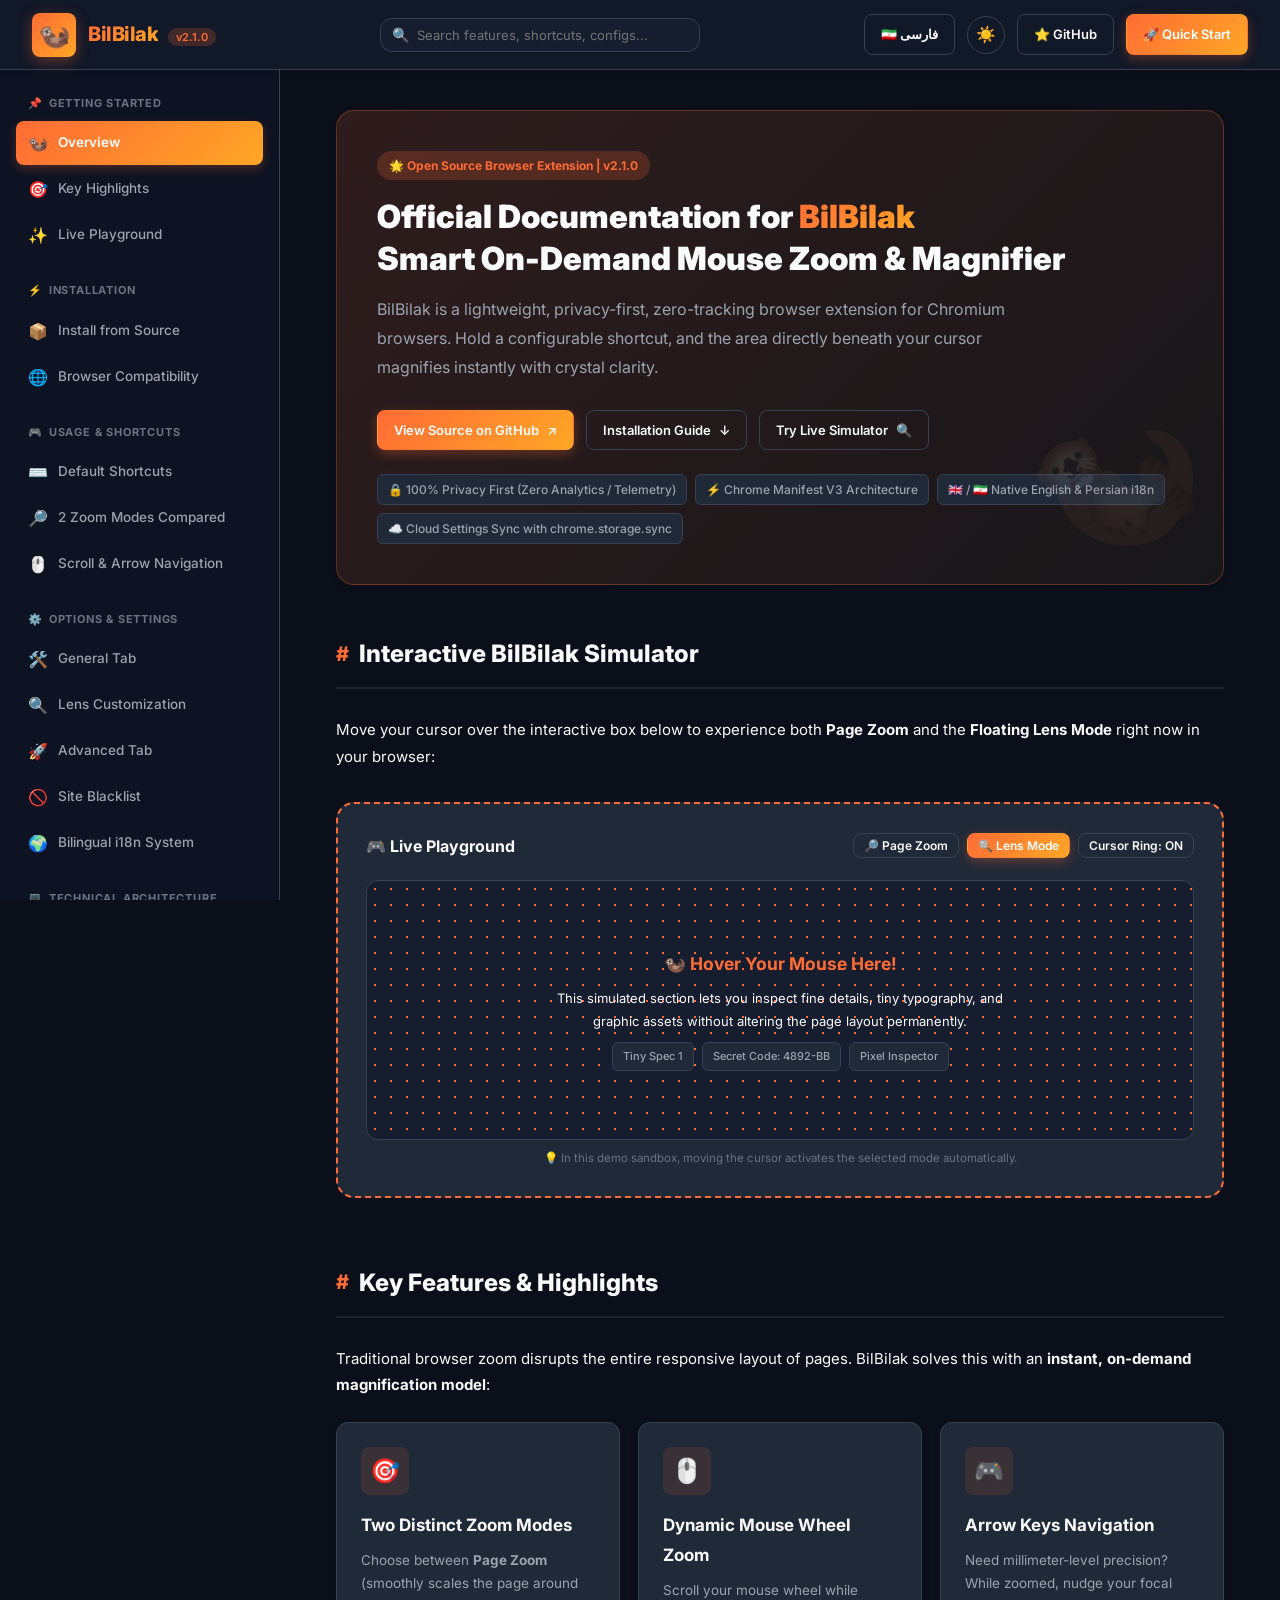
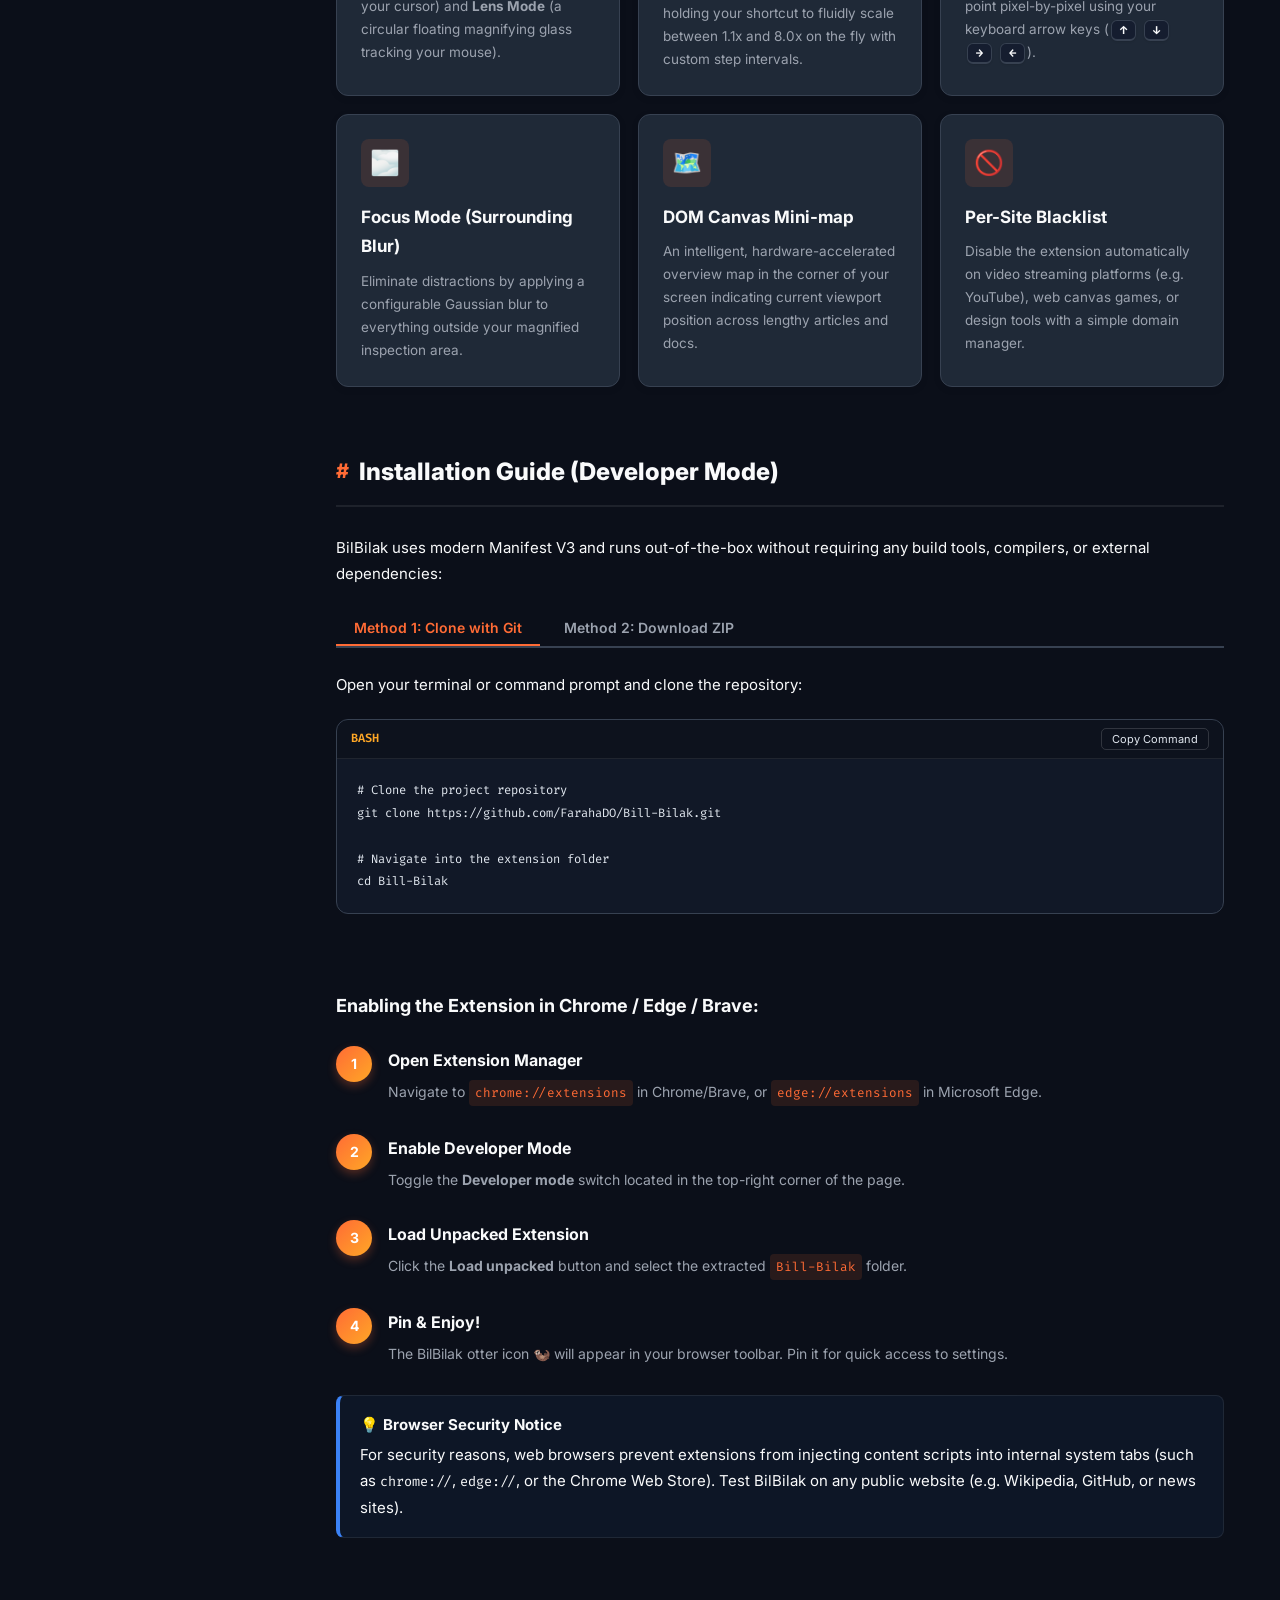
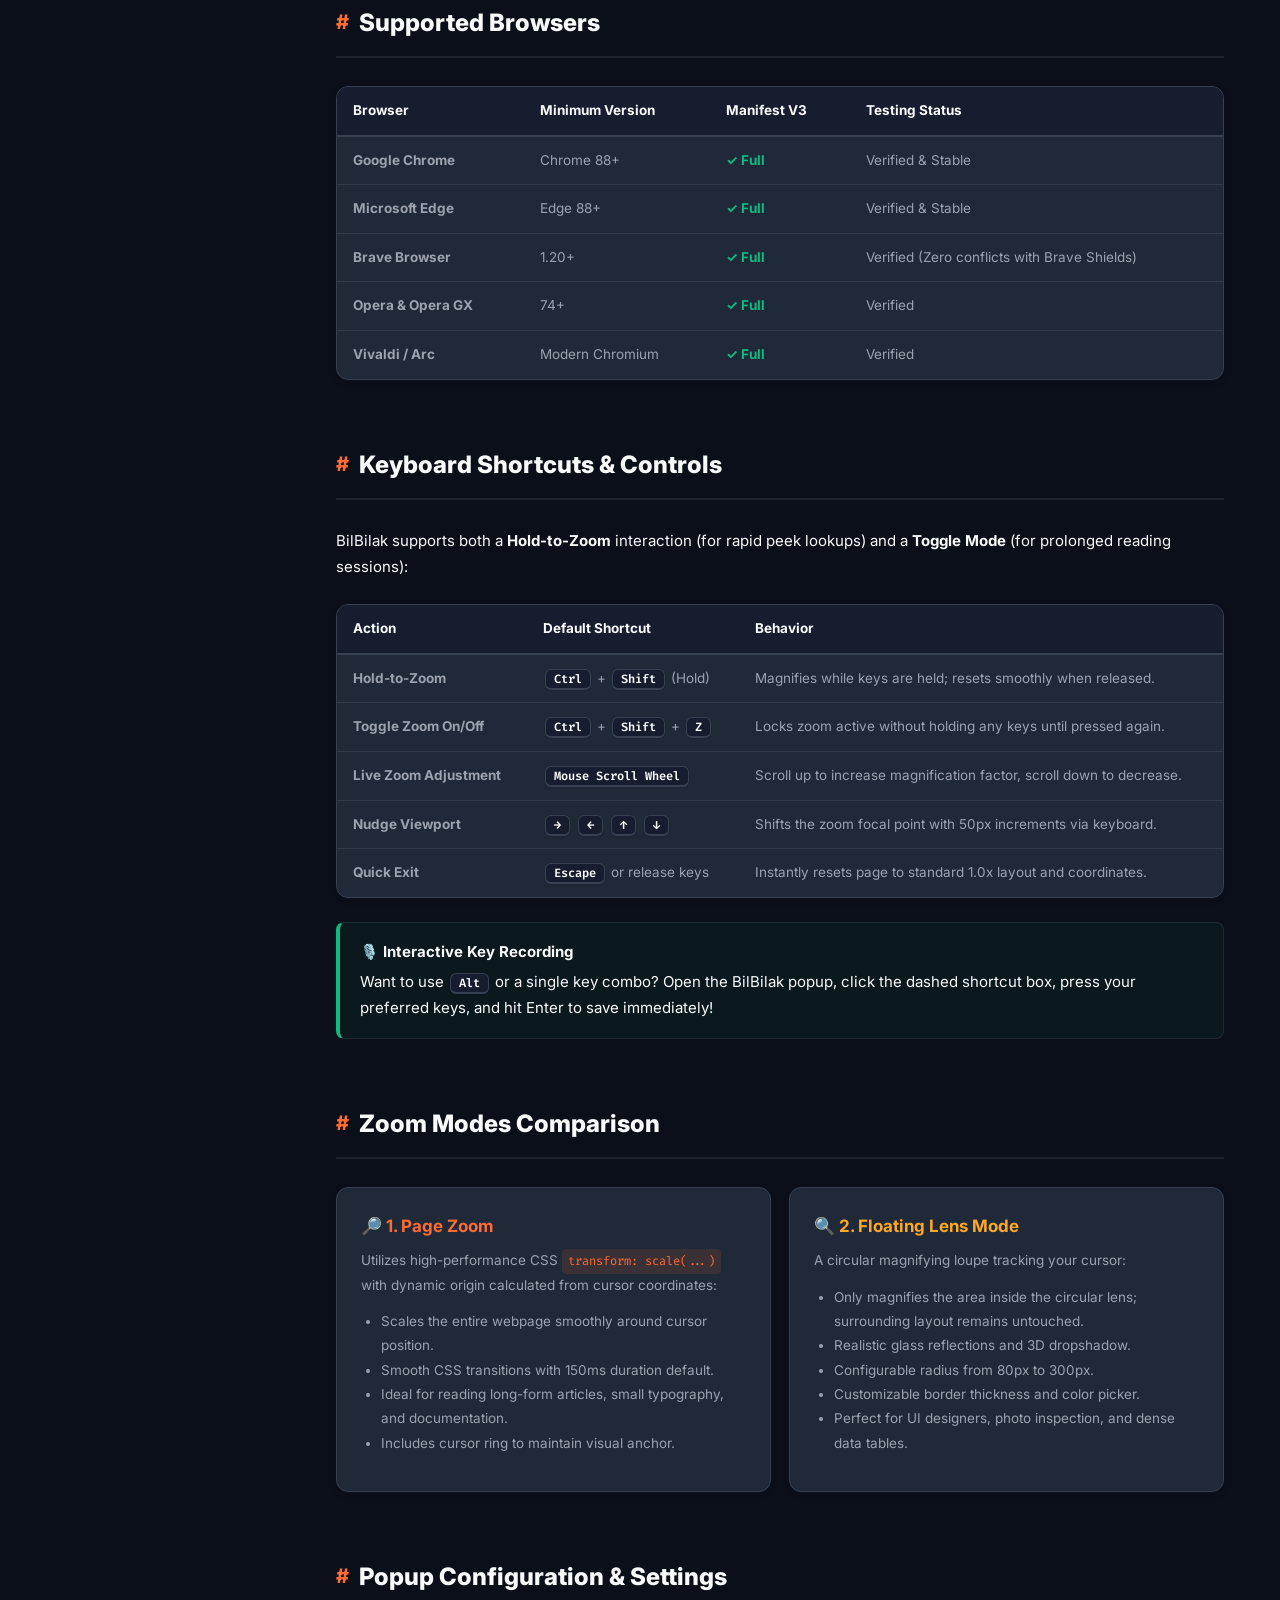
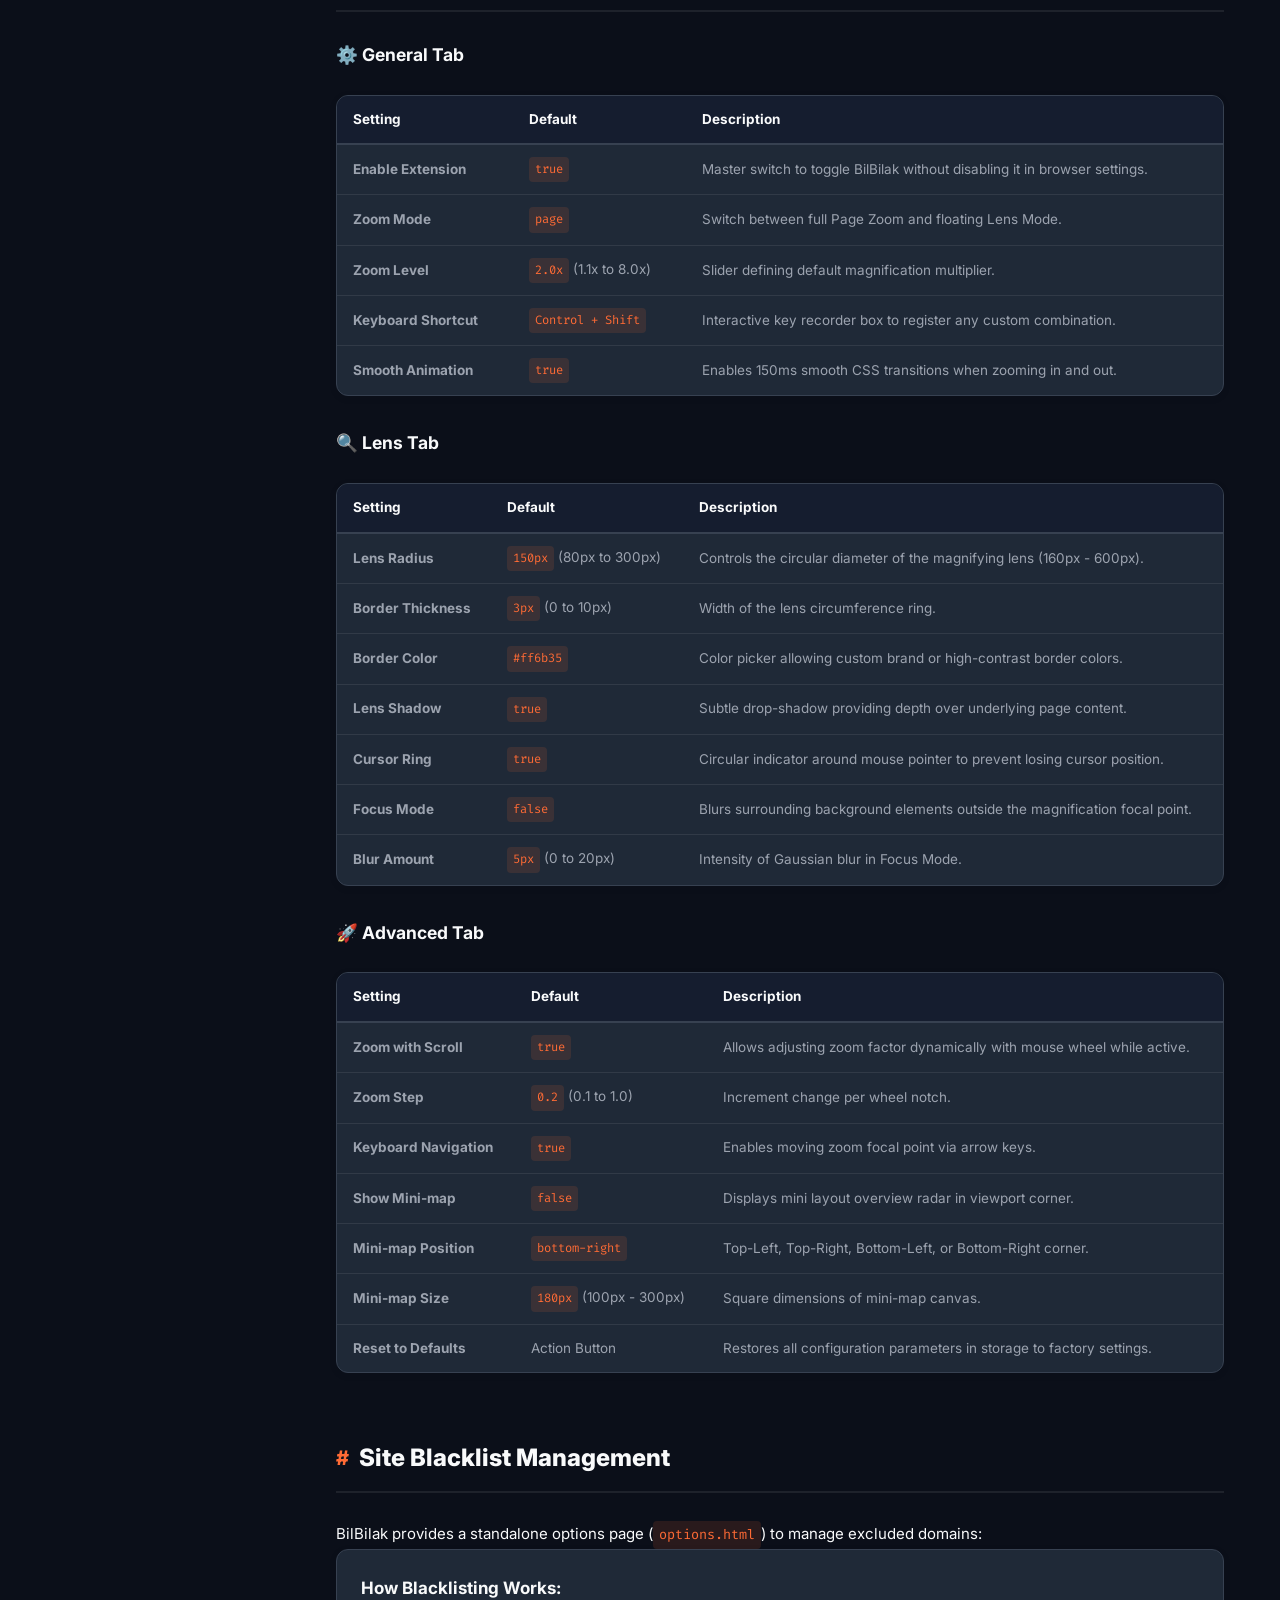
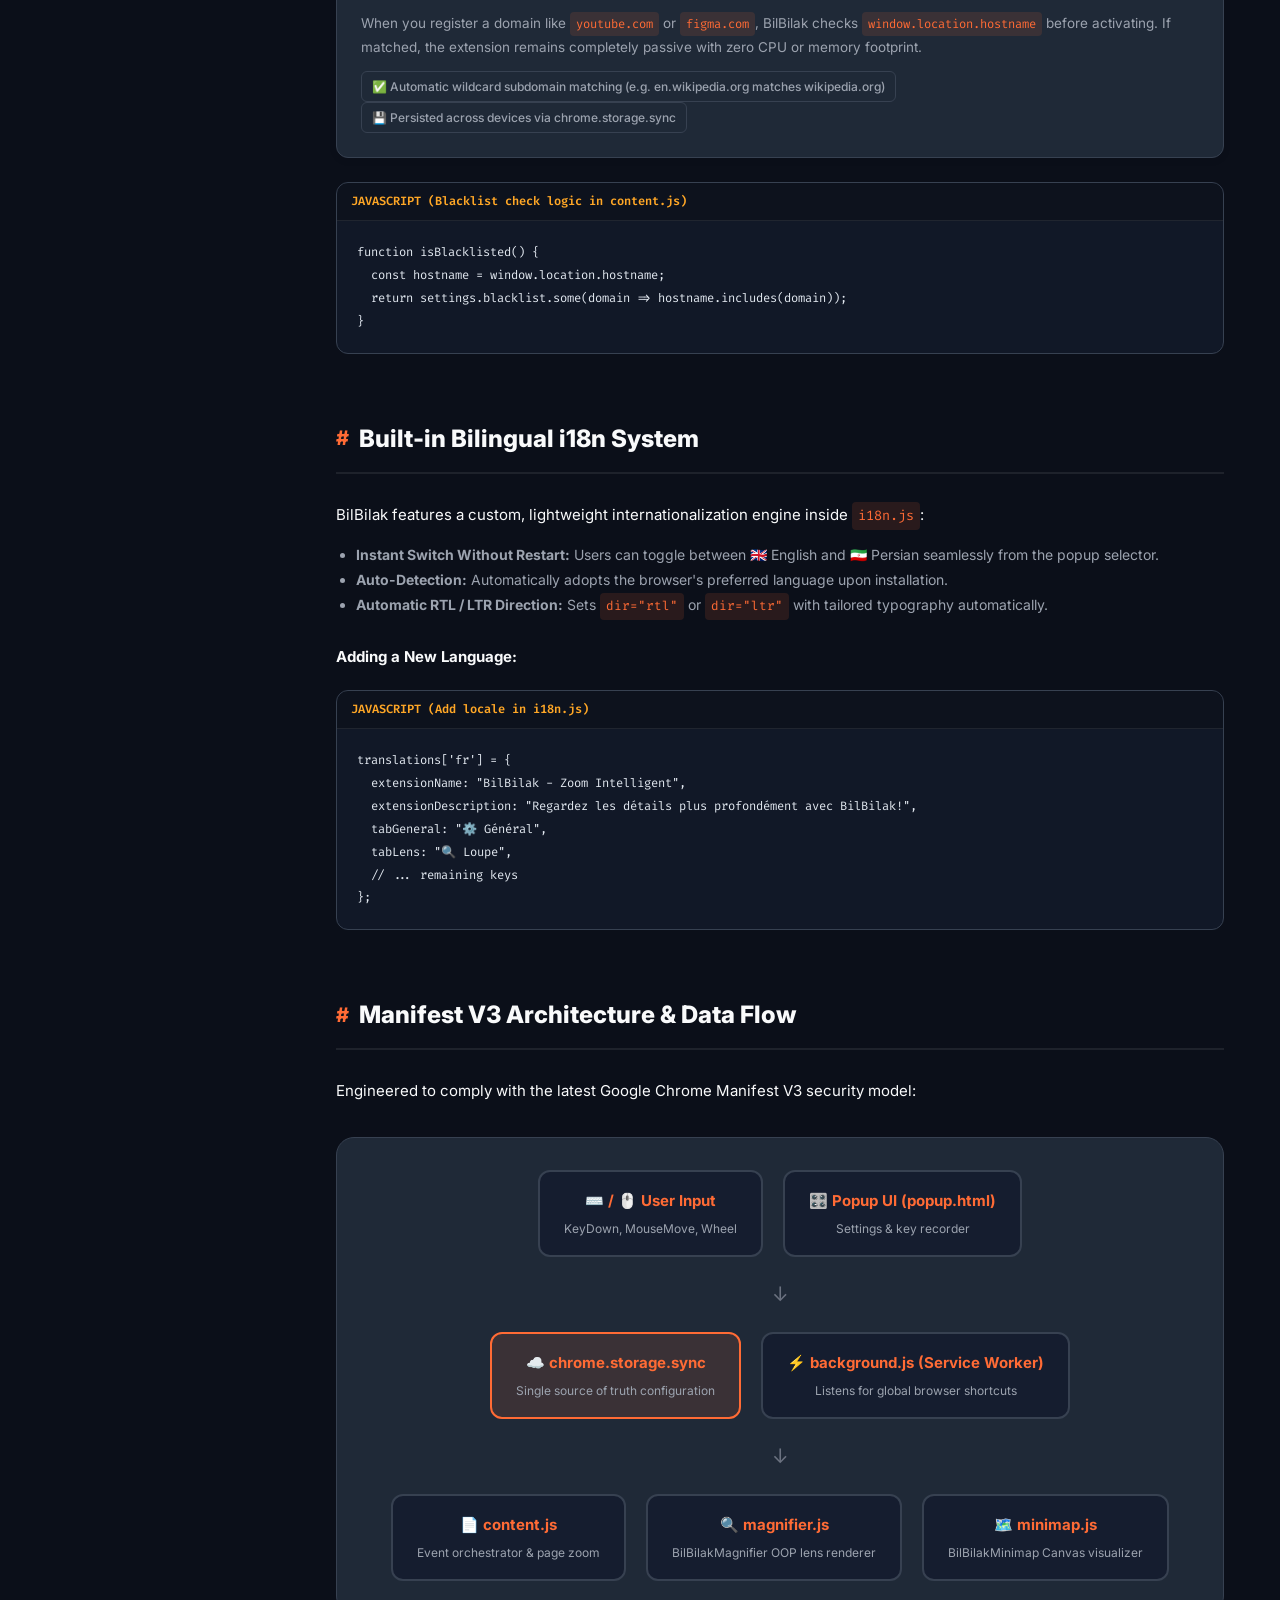
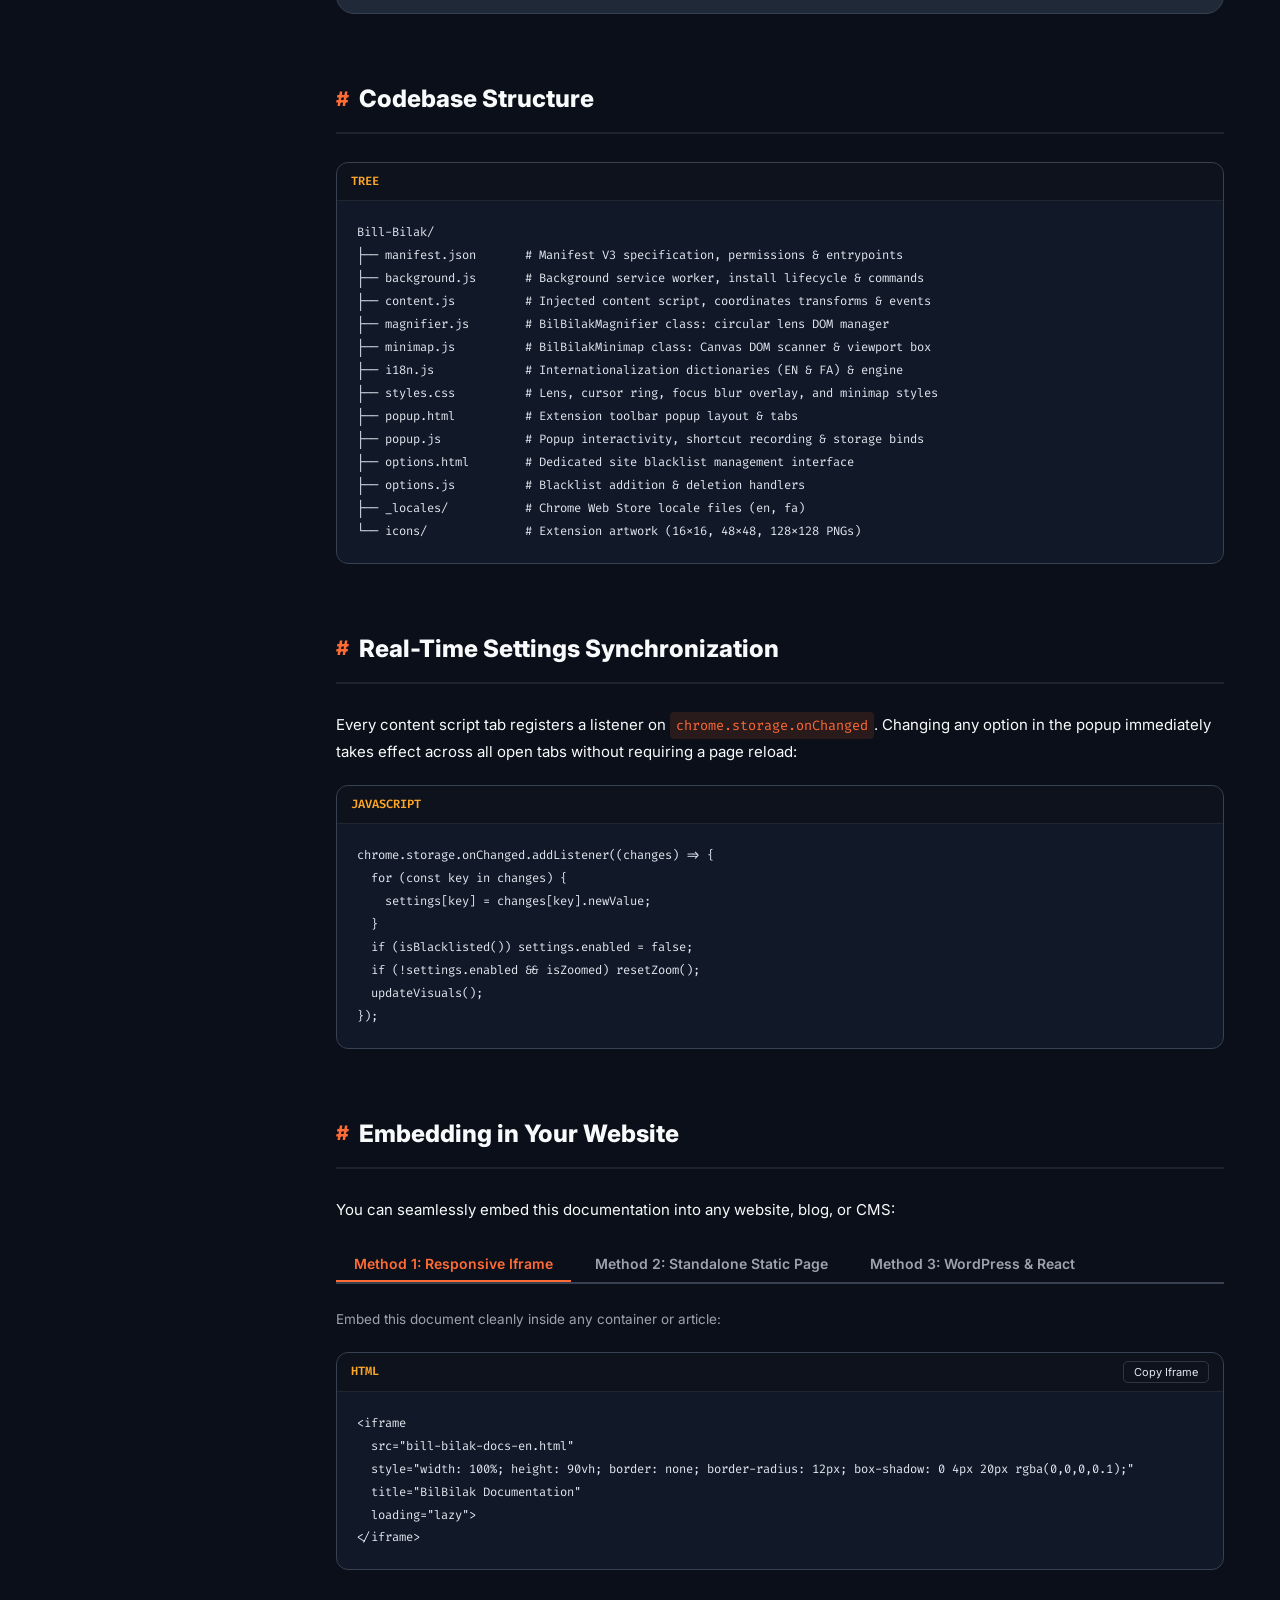
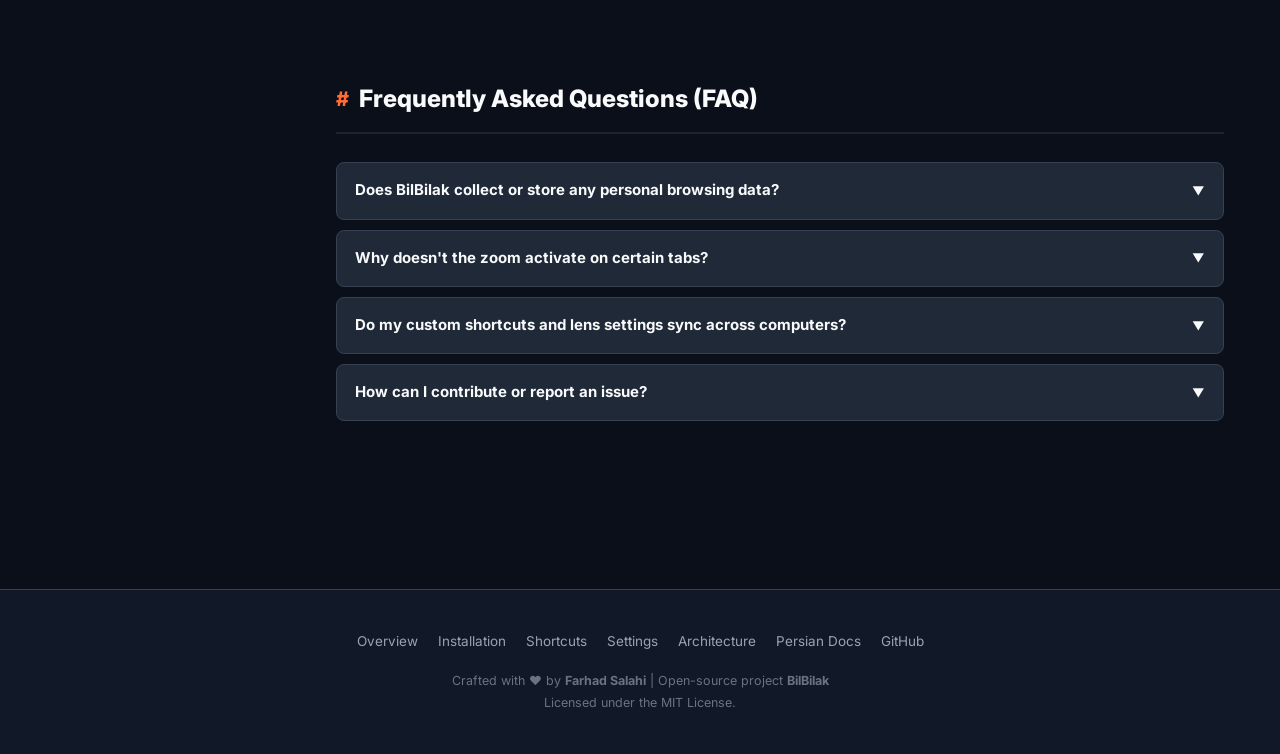
<file: bill-bilak-docs-en.html>
<!DOCTYPE html>
<html lang="en" dir="ltr" data-theme="dark">
<head>
  <meta charset="UTF-8">
  <meta name="viewport" content="width=device-width, initial-scale=1.0">
  <title>BilBilak Documentation | Smart Mouse Zoom & Magnifier Extension</title>
  <meta name="description" content="Comprehensive official documentation for BilBilak - A privacy-focused, lightweight, and modern browser extension providing smart instant page zoom and floating lens magnifier for Chromium browsers.">
  <meta name="author" content="Farhad Salahi">

  <!-- Google Fonts: Inter & Fira Code -->
  <link rel="preconnect" href="https://fonts.googleapis.com">
  <link rel="preconnect" href="https://fonts.gstatic.com" crossorigin>
  <link href="https://fonts.googleapis.com/css2?family=Inter:wght@300;400;500;600;700;800;900&family=Fira+Code:wght@400;500;600&display=swap" rel="stylesheet">

  <style>
    :root {
      --primary: #ff6b35;
      --primary-hover: #fa5a1e;
      --primary-light: rgba(255, 107, 53, 0.12);
      --primary-gradient: linear-gradient(135deg, #ff6b35 0%, #ffa726 100%);
      --accent: #ffa726;
      --success: #10b981;
      --warning: #f59e0b;
      --info: #3b82f6;
      --font-main: 'Inter', -apple-system, BlinkMacSystemFont, 'Segoe UI', Roboto, sans-serif;
      --font-code: 'Fira Code', Consolas, Monaco, monospace;
      --radius-sm: 8px;
      --radius-md: 12px;
      --radius-lg: 18px;
      --shadow-sm: 0 2px 8px rgba(0,0,0,0.06);
      --shadow-md: 0 8px 24px rgba(0,0,0,0.1);
      --shadow-lg: 0 16px 40px rgba(0,0,0,0.18);
      --transition: all 0.25s cubic-bezier(0.4, 0, 0.2, 1);
    }

    [data-theme="dark"] {
      --bg-base: #0b0f19;
      --bg-surface: #111827;
      --bg-card: #1f2937;
      --bg-card-hover: #283548;
      --bg-input: #151d2f;
      --border-color: #374151;
      --border-light: rgba(255, 255, 255, 0.08);
      --text-main: #f9fafb;
      --text-muted: #9ca3af;
      --text-subtle: #6b7280;
      --code-bg: #111827;
      --code-text: #e2e8f0;
      --sidebar-bg: #0d1322;
      --badge-bg: rgba(255, 107, 53, 0.2);
    }

    [data-theme="light"] {
      --bg-base: #f8fafc;
      --bg-surface: #ffffff;
      --bg-card: #ffffff;
      --bg-card-hover: #f1f5f9;
      --bg-input: #f1f5f9;
      --border-color: #e2e8f0;
      --border-light: rgba(0, 0, 0, 0.06);
      --text-main: #0f172a;
      --text-muted: #475569;
      --text-subtle: #94a3b8;
      --code-bg: #1e293b;
      --code-text: #f8fafc;
      --sidebar-bg: #ffffff;
      --badge-bg: #ffe8d6;
    }

    * {
      box-sizing: border-box;
      margin: 0;
      padding: 0;
      scroll-behavior: smooth;
    }

    body {
      font-family: var(--font-main);
      background-color: var(--bg-base);
      color: var(--text-main);
      line-height: 1.75;
      font-size: 15px;
      transition: background-color 0.3s ease, color 0.3s ease;
      overflow-x: hidden;
    }

    /* Top Navbar */
    .navbar {
      position: sticky;
      top: 0;
      z-index: 1000;
      height: 70px;
      background: var(--bg-surface);
      border-bottom: 1px solid var(--border-color);
      display: flex;
      align-items: center;
      justify-content: space-between;
      padding: 0 2rem;
      backdrop-filter: blur(12px);
      box-shadow: var(--shadow-sm);
    }

    .nav-brand {
      display: flex;
      align-items: center;
      gap: 12px;
      text-decoration: none;
      color: inherit;
    }

    .brand-logo {
      width: 44px;
      height: 44px;
      border-radius: var(--radius-sm);
      background: var(--primary-gradient);
      display: flex;
      align-items: center;
      justify-content: center;
      font-size: 26px;
      box-shadow: 0 4px 14px rgba(255, 107, 53, 0.35);
      animation: floatLogo 4s ease-in-out infinite;
    }

    @keyframes floatLogo {
      0%, 100% { transform: translateY(0); }
      50% { transform: translateY(-3px); }
    }

    .brand-title {
      font-size: 20px;
      font-weight: 800;
      background: var(--primary-gradient);
      -webkit-background-clip: text;
      -webkit-text-fill-color: transparent;
      letter-spacing: -0.5px;
    }

    .brand-version {
      font-size: 11px;
      background: var(--badge-bg);
      color: var(--primary);
      padding: 2px 8px;
      border-radius: 20px;
      font-weight: 600;
      margin-left: 6px;
    }

    .nav-search {
      position: relative;
      width: 320px;
      max-width: 100%;
    }

    .nav-search input {
      width: 100%;
      padding: 8px 14px 8px 36px;
      border-radius: var(--radius-md);
      border: 1px solid var(--border-color);
      background: var(--bg-input);
      color: var(--text-main);
      font-family: inherit;
      font-size: 13px;
      transition: var(--transition);
      outline: none;
    }

    .nav-search input:focus {
      border-color: var(--primary);
      box-shadow: 0 0 0 3px rgba(255, 107, 53, 0.2);
    }

    .nav-search .search-icon {
      position: absolute;
      left: 12px;
      top: 50%;
      transform: translateY(-50%);
      font-size: 14px;
      color: var(--text-subtle);
      pointer-events: none;
    }

    .nav-actions {
      display: flex;
      align-items: center;
      gap: 12px;
    }

    .btn {
      display: inline-flex;
      align-items: center;
      gap: 8px;
      padding: 8px 16px;
      border-radius: var(--radius-sm);
      font-family: inherit;
      font-size: 13px;
      font-weight: 600;
      text-decoration: none;
      cursor: pointer;
      border: 1px solid transparent;
      transition: var(--transition);
    }

    .btn-primary {
      background: var(--primary-gradient);
      color: #fff !important;
      box-shadow: 0 4px 12px rgba(255, 107, 53, 0.3);
    }

    .btn-primary:hover {
      box-shadow: 0 6px 18px rgba(255, 107, 53, 0.45);
      transform: translateY(-1px);
    }

    .btn-ghost {
      background: transparent;
      color: var(--text-main);
      border-color: var(--border-color);
    }

    .btn-ghost:hover {
      background: var(--bg-card-hover);
      border-color: var(--primary);
    }

    .theme-toggle-btn {
      width: 38px;
      height: 38px;
      border-radius: 50%;
      border: 1px solid var(--border-color);
      background: var(--bg-surface);
      color: var(--text-main);
      display: flex;
      align-items: center;
      justify-content: center;
      cursor: pointer;
      font-size: 16px;
      transition: var(--transition);
    }

    .theme-toggle-btn:hover {
      border-color: var(--primary);
      transform: rotate(25deg);
    }

    .mobile-menu-btn {
      display: none;
      background: none;
      border: none;
      font-size: 22px;
      color: var(--text-main);
      cursor: pointer;
    }

    /* Layout */
    .layout-container {
      display: flex;
      min-height: calc(100vh - 70px);
    }

    /* Sidebar */
    .sidebar {
      width: 280px;
      flex-shrink: 0;
      background: var(--sidebar-bg);
      border-right: 1px solid var(--border-color);
      padding: 1.5rem 1rem;
      position: sticky;
      top: 70px;
      height: calc(100vh - 70px);
      overflow-y: auto;
      scrollbar-width: thin;
      scrollbar-color: var(--border-color) transparent;
      transition: var(--transition);
    }

    .sidebar-section {
      margin-bottom: 1.5rem;
    }

    .sidebar-title {
      font-size: 11px;
      text-transform: uppercase;
      letter-spacing: 0.8px;
      font-weight: 700;
      color: var(--text-subtle);
      margin-bottom: 8px;
      padding-left: 12px;
      display: flex;
      align-items: center;
      gap: 6px;
    }

    .sidebar-menu {
      list-style: none;
    }

    .sidebar-link {
      display: flex;
      align-items: center;
      gap: 10px;
      padding: 8px 12px;
      border-radius: var(--radius-sm);
      color: var(--text-muted);
      text-decoration: none;
      font-size: 13.5px;
      font-weight: 500;
      transition: var(--transition);
      margin-bottom: 2px;
    }

    .sidebar-link:hover {
      color: var(--primary);
      background: var(--primary-light);
      padding-left: 16px;
    }

    .sidebar-link.active {
      color: #fff;
      background: var(--primary-gradient);
      font-weight: 600;
      box-shadow: 0 4px 10px rgba(255, 107, 53, 0.25);
    }

    .sidebar-link .icon {
      font-size: 16px;
    }

    /* Main Content */
    .main-content {
      flex: 1;
      padding: 2.5rem 3.5rem;
      max-width: 1050px;
      margin: 0 auto;
    }

    /* Hero Banner */
    .hero-banner {
      background: linear-gradient(135deg, rgba(255, 107, 53, 0.15) 0%, rgba(255, 167, 38, 0.05) 100%);
      border: 1px solid rgba(255, 107, 53, 0.3);
      border-radius: var(--radius-lg);
      padding: 2.5rem;
      margin-bottom: 3rem;
      position: relative;
      overflow: hidden;
      box-shadow: var(--shadow-sm);
    }

    .hero-banner::after {
      content: '🦦';
      position: absolute;
      right: 20px;
      bottom: -15px;
      font-size: 140px;
      opacity: 0.12;
      pointer-events: none;
      transform: rotate(-10deg);
    }

    .hero-tag {
      display: inline-flex;
      align-items: center;
      gap: 6px;
      padding: 4px 12px;
      background: var(--badge-bg);
      color: var(--primary);
      border-radius: 20px;
      font-size: 12px;
      font-weight: 700;
      margin-bottom: 1rem;
    }

    .hero-title {
      font-size: 32px;
      font-weight: 900;
      line-height: 1.3;
      margin-bottom: 1rem;
      color: var(--text-main);
    }

    .hero-title span {
      background: var(--primary-gradient);
      -webkit-background-clip: text;
      -webkit-text-fill-color: transparent;
    }

    .hero-desc {
      font-size: 16px;
      color: var(--text-muted);
      max-width: 680px;
      margin-bottom: 1.75rem;
      line-height: 1.8;
    }

    .hero-actions {
      display: flex;
      flex-wrap: wrap;
      gap: 12px;
    }

    .hero-badge-group {
      display: flex;
      flex-wrap: wrap;
      gap: 8px;
      margin-top: 1.5rem;
    }

    .badge-pill {
      display: inline-flex;
      align-items: center;
      gap: 6px;
      padding: 4px 10px;
      background: var(--bg-card);
      border: 1px solid var(--border-color);
      border-radius: 6px;
      font-size: 12px;
      font-weight: 500;
      color: var(--text-muted);
    }

    /* Sections */
    .doc-section {
      margin-bottom: 4rem;
      scroll-margin-top: 90px;
    }

    .section-header {
      margin-bottom: 1.75rem;
      padding-bottom: 0.75rem;
      border-bottom: 2px solid var(--border-light);
      display: flex;
      align-items: baseline;
      justify-content: space-between;
    }

    .section-title {
      font-size: 24px;
      font-weight: 800;
      color: var(--text-main);
      display: flex;
      align-items: center;
      gap: 10px;
    }

    .section-title .hash {
      color: var(--primary);
      font-size: 20px;
      text-decoration: none;
    }

    /* Cards */
    .card-grid {
      display: grid;
      grid-template-columns: repeat(auto-fit, minmax(280px, 1fr));
      gap: 18px;
      margin: 1.5rem 0;
    }

    .card {
      background: var(--bg-card);
      border: 1px solid var(--border-color);
      border-radius: var(--radius-md);
      padding: 1.5rem;
      transition: var(--transition);
      box-shadow: var(--shadow-sm);
      display: flex;
      flex-direction: column;
    }

    .card:hover {
      transform: translateY(-4px);
      box-shadow: var(--shadow-md);
      border-color: var(--primary);
    }

    .card-icon {
      width: 48px;
      height: 48px;
      border-radius: var(--radius-sm);
      background: var(--primary-light);
      display: flex;
      align-items: center;
      justify-content: center;
      font-size: 24px;
      margin-bottom: 1rem;
      color: var(--primary);
    }

    .card-title {
      font-size: 17px;
      font-weight: 700;
      margin-bottom: 0.5rem;
      color: var(--text-main);
    }

    .card-text {
      font-size: 13.5px;
      color: var(--text-muted);
      line-height: 1.7;
      flex: 1;
    }

    /* Interactive Playground */
    .playground-box {
      background: var(--bg-card);
      border: 2px dashed var(--primary);
      border-radius: var(--radius-lg);
      padding: 1.75rem;
      margin: 2rem 0;
      position: relative;
    }

    .playground-header {
      display: flex;
      align-items: center;
      justify-content: space-between;
      margin-bottom: 1.25rem;
      flex-wrap: wrap;
      gap: 10px;
    }

    .playground-title {
      font-weight: 700;
      font-size: 16px;
      display: flex;
      align-items: center;
      gap: 8px;
    }

    .playground-controls {
      display: flex;
      gap: 8px;
      align-items: center;
    }

    .interactive-canvas-area {
      height: 260px;
      border-radius: var(--radius-md);
      background: radial-gradient(#ff6b35 1px, transparent 1px), var(--bg-input);
      background-size: 16px 16px;
      position: relative;
      overflow: hidden;
      cursor: crosshair;
      border: 1px solid var(--border-color);
      display: flex;
      align-items: center;
      justify-content: center;
      user-select: none;
    }

    .playground-sample-text {
      text-align: center;
      max-width: 500px;
      padding: 20px;
      transition: transform 0.15s ease-out;
    }

    .playground-lens {
      position: absolute;
      width: 140px;
      height: 140px;
      border-radius: 50%;
      border: 3px solid var(--primary);
      box-shadow: 0 8px 30px rgba(0,0,0,0.4), inset 0 0 15px rgba(255,255,255,0.4);
      pointer-events: none;
      display: none;
      transform: translate(-50%, -50%);
      backdrop-filter: brightness(1.1);
      z-index: 10;
    }

    .playground-ring {
      position: absolute;
      width: 32px;
      height: 32px;
      border: 2px solid rgba(255, 107, 53, 0.9);
      border-radius: 50%;
      pointer-events: none;
      display: none;
      transform: translate(-50%, -50%);
      box-shadow: 0 0 10px rgba(255, 107, 53, 0.5);
      z-index: 9;
    }

    /* KBD */
    kbd {
      display: inline-block;
      padding: 3px 8px;
      font-family: var(--font-code);
      font-size: 12px;
      font-weight: 600;
      line-height: 1;
      color: var(--text-main);
      background: var(--bg-input);
      border: 1px solid var(--border-color);
      border-bottom: 2px solid var(--border-color);
      border-radius: 6px;
      box-shadow: 0 1px 2px rgba(0,0,0,0.1);
      margin: 0 2px;
    }

    /* Code blocks */
    .code-wrapper {
      position: relative;
      margin: 1.25rem 0;
      border-radius: var(--radius-md);
      overflow: hidden;
      border: 1px solid var(--border-color);
      background: var(--code-bg);
    }

    .code-header {
      display: flex;
      align-items: center;
      justify-content: space-between;
      padding: 8px 14px;
      background: rgba(0, 0, 0, 0.25);
      border-bottom: 1px solid var(--border-light);
      font-family: var(--font-code);
      font-size: 12px;
      color: var(--text-subtle);
    }

    .code-lang-tag {
      font-weight: 600;
      color: var(--accent);
    }

    .copy-btn {
      background: transparent;
      border: 1px solid rgba(255, 255, 255, 0.15);
      color: #e2e8f0;
      border-radius: 5px;
      padding: 3px 10px;
      font-size: 11px;
      cursor: pointer;
      font-family: var(--font-main);
      transition: var(--transition);
      display: inline-flex;
      align-items: center;
      gap: 5px;
    }

    .copy-btn:hover {
      background: var(--primary);
      border-color: var(--primary);
      color: #fff;
    }

    pre {
      padding: 1.25rem;
      overflow-x: auto;
      font-family: var(--font-code);
      font-size: 13.5px;
      line-height: 1.7;
      color: var(--code-text);
      margin: 0;
    }

    code {
      font-family: var(--font-code);
      font-size: 0.9em;
    }

    p code, li code, td code {
      background: var(--primary-light);
      color: var(--primary);
      padding: 2px 6px;
      border-radius: 4px;
      display: inline-block;
    }

    /* Tabs */
    .tabs-container {
      margin: 1.5rem 0;
    }

    .tabs-nav {
      display: flex;
      gap: 6px;
      border-bottom: 2px solid var(--border-color);
      padding-bottom: 2px;
    }

    .tab-btn {
      padding: 8px 18px;
      background: transparent;
      border: none;
      border-bottom: 2px solid transparent;
      color: var(--text-muted);
      font-family: inherit;
      font-size: 14px;
      font-weight: 600;
      cursor: pointer;
      transition: var(--transition);
      margin-bottom: -2px;
    }

    .tab-btn:hover {
      color: var(--primary);
    }

    .tab-btn.active {
      color: var(--primary);
      border-bottom-color: var(--primary);
    }

    .tab-pane {
      display: none;
      padding: 1.5rem 0;
      animation: fadeIn 0.3s ease;
    }

    .tab-pane.active {
      display: block;
    }

    @keyframes fadeIn {
      from { opacity: 0; transform: translateY(4px); }
      to { opacity: 1; transform: translateY(0); }
    }

    /* Tables */
    .table-container {
      overflow-x: auto;
      margin: 1.5rem 0;
      border-radius: var(--radius-md);
      border: 1px solid var(--border-color);
      background: var(--bg-card);
      box-shadow: var(--shadow-sm);
    }

    table {
      width: 100%;
      border-collapse: collapse;
      text-align: left;
      font-size: 13.5px;
    }

    th {
      background: var(--bg-input);
      padding: 12px 16px;
      font-weight: 700;
      color: var(--text-main);
      border-bottom: 2px solid var(--border-color);
    }

    td {
      padding: 12px 16px;
      border-bottom: 1px solid var(--border-light);
      color: var(--text-muted);
      vertical-align: middle;
    }

    tr:last-child td {
      border-bottom: none;
    }

    tr:hover td {
      background: var(--bg-card-hover);
    }

    /* Callouts */
    .callout {
      border-left: 4px solid var(--primary);
      background: var(--bg-card);
      border-radius: var(--radius-sm);
      padding: 1rem 1.25rem;
      margin: 1.5rem 0;
      border-top: 1px solid var(--border-light);
      border-bottom: 1px solid var(--border-light);
      border-right: 1px solid var(--border-light);
    }

    .callout-info {
      border-left-color: var(--info);
      background: rgba(59, 130, 246, 0.06);
    }

    .callout-warning {
      border-left-color: var(--warning);
      background: rgba(245, 158, 11, 0.06);
    }

    .callout-success {
      border-left-color: var(--success);
      background: rgba(16, 185, 129, 0.06);
    }

    .callout-title {
      font-weight: 700;
      margin-bottom: 4px;
      display: flex;
      align-items: center;
      gap: 6px;
      color: var(--text-main);
    }

    /* Architecture Diagram */
    .architecture-diagram {
      background: var(--bg-card);
      border: 1px solid var(--border-color);
      border-radius: var(--radius-lg);
      padding: 2rem;
      margin: 2rem 0;
      position: relative;
    }

    .diagram-flow {
      display: flex;
      flex-direction: column;
      gap: 20px;
      align-items: center;
    }

    .diagram-row {
      display: flex;
      gap: 20px;
      width: 100%;
      justify-content: center;
      flex-wrap: wrap;
    }

    .diagram-node {
      background: var(--bg-input);
      border: 2px solid var(--border-color);
      border-radius: var(--radius-md);
      padding: 1rem 1.5rem;
      text-align: center;
      min-width: 200px;
      position: relative;
      transition: var(--transition);
    }

    .diagram-node:hover {
      border-color: var(--primary);
      transform: scale(1.03);
    }

    .diagram-node.highlight {
      border-color: var(--primary);
      background: var(--primary-light);
    }

    .diagram-node-title {
      font-weight: 700;
      color: var(--primary);
      font-size: 15px;
      margin-bottom: 4px;
    }

    .diagram-node-desc {
      font-size: 12px;
      color: var(--text-muted);
    }

    .diagram-arrow {
      font-size: 20px;
      color: var(--text-subtle);
    }

    /* Steps */
    .steps-list {
      list-style: none;
      counter-reset: step-counter;
      margin: 1.5rem 0;
    }

    .step-item {
      position: relative;
      padding-left: 52px;
      margin-bottom: 1.75rem;
    }

    .step-item::before {
      content: counter(step-counter);
      counter-increment: step-counter;
      position: absolute;
      left: 0;
      top: 0;
      width: 36px;
      height: 36px;
      border-radius: 50%;
      background: var(--primary-gradient);
      color: #fff;
      display: flex;
      align-items: center;
      justify-content: center;
      font-weight: 700;
      font-size: 14px;
      box-shadow: 0 4px 10px rgba(255, 107, 53, 0.3);
    }

    .step-title {
      font-weight: 700;
      font-size: 16px;
      margin-bottom: 6px;
      color: var(--text-main);
    }

    .step-content {
      font-size: 14px;
      color: var(--text-muted);
    }

    /* FAQ Accordion */
    .faq-item {
      background: var(--bg-card);
      border: 1px solid var(--border-color);
      border-radius: var(--radius-sm);
      margin-bottom: 10px;
      overflow: hidden;
      transition: var(--transition);
    }

    .faq-question {
      padding: 14px 18px;
      font-weight: 700;
      cursor: pointer;
      display: flex;
      justify-content: space-between;
      align-items: center;
      user-select: none;
    }

    .faq-question:hover {
      color: var(--primary);
    }

    .faq-arrow {
      transition: transform 0.25s ease;
      font-size: 12px;
    }

    .faq-answer {
      padding: 0 18px;
      max-height: 0;
      overflow: hidden;
      transition: max-height 0.3s cubic-bezier(0, 1, 0, 1), padding 0.3s ease;
      color: var(--text-muted);
      font-size: 14px;
      line-height: 1.8;
      border-top: 1px solid transparent;
    }

    .faq-item.open {
      border-color: var(--primary);
    }

    .faq-item.open .faq-arrow {
      transform: rotate(180deg);
    }

    .faq-item.open .faq-answer {
      max-height: 600px;
      padding: 14px 18px 18px;
      border-top-color: var(--border-light);
    }

    /* Footer */
    .footer {
      border-top: 1px solid var(--border-color);
      background: var(--bg-surface);
      padding: 2.5rem 2rem;
      text-align: center;
      margin-top: 4rem;
    }

    .footer-content {
      max-width: 800px;
      margin: 0 auto;
    }

    .footer-links {
      display: flex;
      justify-content: center;
      gap: 20px;
      margin-bottom: 1rem;
      flex-wrap: wrap;
    }

    .footer-links a {
      color: var(--text-muted);
      text-decoration: none;
      font-size: 13.5px;
      transition: var(--transition);
    }

    .footer-links a:hover {
      color: var(--primary);
    }

    .footer-copy {
      font-size: 12.5px;
      color: var(--text-subtle);
    }

    /* Toast */
    .toast {
      position: fixed;
      bottom: 25px;
      right: 25px;
      background: #10b981;
      color: #fff;
      padding: 10px 20px;
      border-radius: var(--radius-sm);
      font-size: 13px;
      font-weight: 600;
      box-shadow: var(--shadow-lg);
      transform: translateY(100px);
      opacity: 0;
      transition: var(--transition);
      z-index: 9999;
      display: flex;
      align-items: center;
      gap: 8px;
    }

    .toast.show {
      transform: translateY(0);
      opacity: 1;
    }

    /* Scroll top btn */
    .scroll-top-btn {
      position: fixed;
      bottom: 25px;
      left: 25px;
      width: 42px;
      height: 42px;
      border-radius: 50%;
      background: var(--primary-gradient);
      color: #fff;
      border: none;
      cursor: pointer;
      display: flex;
      align-items: center;
      justify-content: center;
      font-size: 18px;
      box-shadow: 0 4px 14px rgba(255, 107, 53, 0.4);
      opacity: 0;
      visibility: hidden;
      transition: var(--transition);
      z-index: 999;
    }

    .scroll-top-btn.visible {
      opacity: 1;
      visibility: visible;
    }

    .scroll-top-btn:hover {
      transform: translateY(-3px);
    }

    @media (max-width: 992px) {
      .sidebar {
        position: fixed;
        left: -300px;
        top: 70px;
        z-index: 990;
        box-shadow: var(--shadow-lg);
      }

      .sidebar.open {
        left: 0;
      }

      .mobile-menu-btn {
        display: block;
      }

      .main-content {
        padding: 1.5rem;
      }

      .navbar {
        padding: 0 1rem;
      }

      .nav-search {
        display: none;
      }
    }

    @media (max-width: 600px) {
      .hero-title {
        font-size: 24px;
      }
      .hero-banner {
        padding: 1.5rem;
      }
      .card-grid {
        grid-template-columns: 1fr;
      }
      .nav-actions .btn-ghost {
        display: none;
      }
    }
  </style>
</head>
<body>

  <!-- Top Navbar -->
  <header class="navbar">
    <div style="display: flex; align-items: center; gap: 14px;">
      <button class="mobile-menu-btn" id="mobileMenuToggle" aria-label="Toggle mobile menu">☰</button>
      <a href="#overview" class="nav-brand">
        <div class="brand-logo">🦦</div>
        <div>
          <span class="brand-title">BilBilak</span>
          <span class="brand-version">v2.1.0</span>
        </div>
      </a>
    </div>

    <!-- Search in docs -->
    <div class="nav-search">
      <span class="search-icon">🔍</span>
      <input type="text" id="docSearch" placeholder="Search features, shortcuts, configs...">
    </div>

    <!-- Actions & theme toggle -->
    <div class="nav-actions">
      <a href="bill-bilak-docs.html" class="btn btn-ghost" title="Switch to Persian version">
        <span>🇮🇷 فارسی</span>
      </a>
      <button class="theme-toggle-btn" id="themeToggle" title="Toggle dark/light mode">🌙</button>
      <a href="https://github.com/FarahaDO/Bill-Bilak" target="_blank" rel="noopener noreferrer" class="btn btn-ghost">
        <span>⭐ GitHub</span>
      </a>
      <a href="#quickstart" class="btn btn-primary">
        <span>🚀 Quick Start</span>
      </a>
    </div>
  </header>

  <div class="layout-container">

    <!-- Quick Navigation Sidebar -->
    <aside class="sidebar" id="sidebar">
      <div class="sidebar-section">
        <div class="sidebar-title">
          <span>📌</span> Getting Started
        </div>
        <ul class="sidebar-menu">
          <li><a href="#overview" class="sidebar-link active"><span class="icon">🦦</span> Overview</a></li>
          <li><a href="#why-bilbilak" class="sidebar-link"><span class="icon">🎯</span> Key Highlights</a></li>
          <li><a href="#interactive-demo" class="sidebar-link"><span class="icon">✨</span> Live Playground</a></li>
        </ul>
      </div>

      <div class="sidebar-section">
        <div class="sidebar-title">
          <span>⚡</span> Installation
        </div>
        <ul class="sidebar-menu">
          <li><a href="#quickstart" class="sidebar-link"><span class="icon">📦</span> Install from Source</a></li>
          <li><a href="#browser-support" class="sidebar-link"><span class="icon">🌐</span> Browser Compatibility</a></li>
        </ul>
      </div>

      <div class="sidebar-section">
        <div class="sidebar-title">
          <span>🎮</span> Usage & Shortcuts
        </div>
        <ul class="sidebar-menu">
          <li><a href="#shortcuts" class="sidebar-link"><span class="icon">⌨️</span> Default Shortcuts</a></li>
          <li><a href="#zoom-modes" class="sidebar-link"><span class="icon">🔎</span> 2 Zoom Modes Compared</a></li>
          <li><a href="#mouse-scroll-nav" class="sidebar-link"><span class="icon">🖱️</span> Scroll & Arrow Navigation</a></li>
        </ul>
      </div>

      <div class="sidebar-section">
        <div class="sidebar-title">
          <span>⚙️</span> Options & Settings
        </div>
        <ul class="sidebar-menu">
          <li><a href="#general-settings" class="sidebar-link"><span class="icon">🛠️</span> General Tab</a></li>
          <li><a href="#lens-settings" class="sidebar-link"><span class="icon">🔍</span> Lens Customization</a></li>
          <li><a href="#advanced-settings" class="sidebar-link"><span class="icon">🚀</span> Advanced Tab</a></li>
          <li><a href="#blacklist" class="sidebar-link"><span class="icon">🚫</span> Site Blacklist</a></li>
          <li><a href="#i18n" class="sidebar-link"><span class="icon">🌍</span> Bilingual i18n System</a></li>
        </ul>
      </div>

      <div class="sidebar-section">
        <div class="sidebar-title">
          <span>💻</span> Technical Architecture
        </div>
        <ul class="sidebar-menu">
          <li><a href="#architecture" class="sidebar-link"><span class="icon">🏗️</span> Manifest V3 Flow</a></li>
          <li><a href="#file-structure" class="sidebar-link"><span class="icon">📁</span> Codebase Structure</a></li>
          <li><a href="#storage-events" class="sidebar-link"><span class="icon">🔄</span> Storage & Event Sync</a></li>
        </ul>
      </div>

      <div class="sidebar-section">
        <div class="sidebar-title">
          <span>🧩</span> Embed in Your Site
        </div>
        <ul class="sidebar-menu">
          <li><a href="#embed-guide" class="sidebar-link"><span class="icon">📋</span> Iframe & Integration</a></li>
          <li><a href="#faq" class="sidebar-link"><span class="icon">❓</span> FAQ & Troubleshooting</a></li>
        </ul>
      </div>
    </aside>

    <!-- Main Content Area -->
    <main class="main-content">

      <!-- Hero Banner -->
      <section class="hero-banner" id="overview">
        <div class="hero-tag">🌟 Open Source Browser Extension | v2.1.0</div>
        <h1 class="hero-title">
          Official Documentation for <span>BilBilak</span><br>
          Smart On-Demand Mouse Zoom & Magnifier
        </h1>
        <p class="hero-desc">
          BilBilak is a lightweight, privacy-first, zero-tracking browser extension for Chromium browsers. Hold a configurable shortcut, and the area directly beneath your cursor magnifies instantly with crystal clarity.
        </p>

        <div class="hero-actions">
          <a href="https://github.com/FarahaDO/Bill-Bilak" target="_blank" rel="noopener noreferrer" class="btn btn-primary">
            <span>View Source on GitHub</span> ↗
          </a>
          <a href="#quickstart" class="btn btn-ghost">
            <span>Installation Guide</span> ↓
          </a>
          <a href="#interactive-demo" class="btn btn-ghost">
            <span>Try Live Simulator</span> 🔍
          </a>
        </div>

        <div class="hero-badge-group">
          <span class="badge-pill">🔒 100% Privacy First (Zero Analytics / Telemetry)</span>
          <span class="badge-pill">⚡ Chrome Manifest V3 Architecture</span>
          <span class="badge-pill">🇬🇧 / 🇮🇷 Native English & Persian i18n</span>
          <span class="badge-pill">☁️ Cloud Settings Sync with chrome.storage.sync</span>
        </div>
      </section>

      <!-- Live Interactive Playground -->
      <section class="doc-section" id="interactive-demo">
        <div class="section-header">
          <h2 class="section-title"><span class="hash">#</span> Interactive BilBilak Simulator</h2>
        </div>
        <p>
          Move your cursor over the interactive box below to experience both <strong>Page Zoom</strong> and the <strong>Floating Lens Mode</strong> right now in your browser:
        </p>

        <div class="playground-box">
          <div class="playground-header">
            <div class="playground-title">
              <span>🎮 Live Playground</span>
            </div>
            <div class="playground-controls">
              <button class="btn btn-ghost" id="playModePage" style="font-size: 12px; padding: 4px 10px;">🔎 Page Zoom</button>
              <button class="btn btn-primary" id="playModeLens" style="font-size: 12px; padding: 4px 10px;">🔍 Lens Mode</button>
              <button class="btn btn-ghost" id="playToggleRing" style="font-size: 12px; padding: 4px 10px;">Cursor Ring: ON</button>
            </div>
          </div>

          <div class="interactive-canvas-area" id="interactiveCanvas">
            <div class="playground-sample-text" id="sampleText">
              <h3 style="color: var(--primary); margin-bottom: 8px;">🦦 Hover Your Mouse Here!</h3>
              <p style="font-size: 13px; line-height: 1.7;">
                This simulated section lets you inspect fine details, tiny typography, and graphic assets without altering the page layout permanently.
              </p>
              <div style="margin-top: 10px; display: flex; gap: 8px; justify-content: center;">
                <span class="badge-pill" style="font-size: 11px;">Tiny Spec 1</span>
                <span class="badge-pill" style="font-size: 11px;">Secret Code: 4892-BB</span>
                <span class="badge-pill" style="font-size: 11px;">Pixel Inspector</span>
              </div>
            </div>

            <!-- Virtual lens & ring elements -->
            <div class="playground-lens" id="mockLens"></div>
            <div class="playground-ring" id="mockRing"></div>
          </div>
          <div style="font-size: 11.5px; color: var(--text-subtle); margin-top: 8px; text-align: center;">
            💡 In this demo sandbox, moving the cursor activates the selected mode automatically.
          </div>
        </div>
      </section>

      <!-- Key Highlights -->
      <section class="doc-section" id="why-bilbilak">
        <div class="section-header">
          <h2 class="section-title"><span class="hash">#</span> Key Features & Highlights</h2>
        </div>
        <p>
          Traditional browser zoom disrupts the entire responsive layout of pages. BilBilak solves this with an <strong>instant, on-demand magnification model</strong>:
        </p>

        <div class="card-grid">
          <div class="card">
            <div class="card-icon">🎯</div>
            <h3 class="card-title">Two Distinct Zoom Modes</h3>
            <p class="card-text">
              Choose between <strong>Page Zoom</strong> (smoothly scales the page around your cursor) and <strong>Lens Mode</strong> (a circular floating magnifying glass tracking your mouse).
            </p>
          </div>

          <div class="card">
            <div class="card-icon">🖱️</div>
            <h3 class="card-title">Dynamic Mouse Wheel Zoom</h3>
            <p class="card-text">
              Scroll your mouse wheel while holding your shortcut to fluidly scale between 1.1x and 8.0x on the fly with custom step intervals.
            </p>
          </div>

          <div class="card">
            <div class="card-icon">🎮</div>
            <h3 class="card-title">Arrow Keys Navigation</h3>
            <p class="card-text">
              Need millimeter-level precision? While zoomed, nudge your focal point pixel-by-pixel using your keyboard arrow keys (<kbd>↑</kbd> <kbd>↓</kbd> <kbd>→</kbd> <kbd>←</kbd>).
            </p>
          </div>

          <div class="card">
            <div class="card-icon">🌫️</div>
            <h3 class="card-title">Focus Mode (Surrounding Blur)</h3>
            <p class="card-text">
              Eliminate distractions by applying a configurable Gaussian blur to everything outside your magnified inspection area.
            </p>
          </div>

          <div class="card">
            <div class="card-icon">🗺️</div>
            <h3 class="card-title">DOM Canvas Mini-map</h3>
            <p class="card-text">
              An intelligent, hardware-accelerated overview map in the corner of your screen indicating current viewport position across lengthy articles and docs.
            </p>
          </div>

          <div class="card">
            <div class="card-icon">🚫</div>
            <h3 class="card-title">Per-Site Blacklist</h3>
            <p class="card-text">
              Disable the extension automatically on video streaming platforms (e.g. YouTube), web canvas games, or design tools with a simple domain manager.
            </p>
          </div>
        </div>
      </section>

      <!-- Installation Guide -->
      <section class="doc-section" id="quickstart">
        <div class="section-header">
          <h2 class="section-title"><span class="hash">#</span> Installation Guide (Developer Mode)</h2>
        </div>
        <p>
          BilBilak uses modern Manifest V3 and runs out-of-the-box without requiring any build tools, compilers, or external dependencies:
        </p>

        <div class="tabs-container">
          <div class="tabs-nav">
            <button class="tab-btn active" data-tab="tab-install-git">Method 1: Clone with Git</button>
            <button class="tab-btn" data-tab="tab-install-zip">Method 2: Download ZIP</button>
          </div>

          <div class="tab-pane active" id="tab-install-git">
            <p>Open your terminal or command prompt and clone the repository:</p>
            <div class="code-wrapper">
              <div class="code-header">
                <span class="code-lang-tag">BASH</span>
                <button class="copy-btn" data-copy="git clone https://github.com/FarahaDO/Bill-Bilak.git">Copy Command</button>
              </div>
              <pre><code># Clone the project repository
git clone https://github.com/FarahaDO/Bill-Bilak.git

# Navigate into the extension folder
cd Bill-Bilak</code></pre>
            </div>
          </div>

          <div class="tab-pane" id="tab-install-zip">
            <ol style="margin-left: 20px; line-height: 2;">
              <li>Visit the GitHub repository: <a href="https://github.com/FarahaDO/Bill-Bilak" target="_blank" style="color: var(--primary);">FarahaDO/Bill-Bilak</a></li>
              <li>Click the green <strong>Code</strong> button and select <strong>Download ZIP</strong>.</li>
              <li>Extract the ZIP archive to a folder on your computer.</li>
            </ol>
          </div>
        </div>

        <h3 style="margin: 2rem 0 1rem; font-size: 18px;">Enabling the Extension in Chrome / Edge / Brave:</h3>

        <ul class="steps-list">
          <li class="step-item">
            <div class="step-title">Open Extension Manager</div>
            <div class="step-content">
              Navigate to <code>chrome://extensions</code> in Chrome/Brave, or <code>edge://extensions</code> in Microsoft Edge.
            </div>
          </li>
          <li class="step-item">
            <div class="step-title">Enable Developer Mode</div>
            <div class="step-content">
              Toggle the <strong>Developer mode</strong> switch located in the top-right corner of the page.
            </div>
          </li>
          <li class="step-item">
            <div class="step-title">Load Unpacked Extension</div>
            <div class="step-content">
              Click the <strong>Load unpacked</strong> button and select the extracted <code>Bill-Bilak</code> folder.
            </div>
          </li>
          <li class="step-item">
            <div class="step-title">Pin & Enjoy!</div>
            <div class="step-content">
              The BilBilak otter icon 🦦 will appear in your browser toolbar. Pin it for quick access to settings.
            </div>
          </li>
        </ul>

        <div class="callout callout-info">
          <div class="callout-title">💡 Browser Security Notice</div>
          For security reasons, web browsers prevent extensions from injecting content scripts into internal system tabs (such as <code>chrome://</code>, <code>edge://</code>, or the Chrome Web Store). Test BilBilak on any public website (e.g. Wikipedia, GitHub, or news sites).
        </div>
      </section>

      <!-- Browser Compatibility -->
      <section class="doc-section" id="browser-support">
        <div class="section-header">
          <h2 class="section-title"><span class="hash">#</span> Supported Browsers</h2>
        </div>
        <div class="table-container">
          <table>
            <thead>
              <tr>
                <th>Browser</th>
                <th>Minimum Version</th>
                <th>Manifest V3</th>
                <th>Testing Status</th>
              </tr>
            </thead>
            <tbody>
              <tr>
                <td><strong>Google Chrome</strong></td>
                <td>Chrome 88+</td>
                <td><span style="color: var(--success); font-weight: 700;">✓ Full</span></td>
                <td>Verified & Stable</td>
              </tr>
              <tr>
                <td><strong>Microsoft Edge</strong></td>
                <td>Edge 88+</td>
                <td><span style="color: var(--success); font-weight: 700;">✓ Full</span></td>
                <td>Verified & Stable</td>
              </tr>
              <tr>
                <td><strong>Brave Browser</strong></td>
                <td>1.20+</td>
                <td><span style="color: var(--success); font-weight: 700;">✓ Full</span></td>
                <td>Verified (Zero conflicts with Brave Shields)</td>
              </tr>
              <tr>
                <td><strong>Opera & Opera GX</strong></td>
                <td>74+</td>
                <td><span style="color: var(--success); font-weight: 700;">✓ Full</span></td>
                <td>Verified</td>
              </tr>
              <tr>
                <td><strong>Vivaldi / Arc</strong></td>
                <td>Modern Chromium</td>
                <td><span style="color: var(--success); font-weight: 700;">✓ Full</span></td>
                <td>Verified</td>
              </tr>
            </tbody>
          </table>
        </div>
      </section>

      <!-- Shortcuts Reference -->
      <section class="doc-section" id="shortcuts">
        <div class="section-header">
          <h2 class="section-title"><span class="hash">#</span> Keyboard Shortcuts & Controls</h2>
        </div>
        <p>
          BilBilak supports both a <strong>Hold-to-Zoom</strong> interaction (for rapid peek lookups) and a <strong>Toggle Mode</strong> (for prolonged reading sessions):
        </p>

        <div class="table-container">
          <table>
            <thead>
              <tr>
                <th>Action</th>
                <th>Default Shortcut</th>
                <th>Behavior</th>
              </tr>
            </thead>
            <tbody>
              <tr>
                <td><strong>Hold-to-Zoom</strong></td>
                <td><kbd>Ctrl</kbd> + <kbd>Shift</kbd> (Hold)</td>
                <td>Magnifies while keys are held; resets smoothly when released.</td>
              </tr>
              <tr>
                <td><strong>Toggle Zoom On/Off</strong></td>
                <td><kbd>Ctrl</kbd> + <kbd>Shift</kbd> + <kbd>Z</kbd></td>
                <td>Locks zoom active without holding any keys until pressed again.</td>
              </tr>
              <tr>
                <td><strong>Live Zoom Adjustment</strong></td>
                <td><kbd>Mouse Scroll Wheel</kbd></td>
                <td>Scroll up to increase magnification factor, scroll down to decrease.</td>
              </tr>
              <tr>
                <td><strong>Nudge Viewport</strong></td>
                <td><kbd>→</kbd> <kbd>←</kbd> <kbd>↑</kbd> <kbd>↓</kbd></td>
                <td>Shifts the zoom focal point with 50px increments via keyboard.</td>
              </tr>
              <tr>
                <td><strong>Quick Exit</strong></td>
                <td><kbd>Escape</kbd> or release keys</td>
                <td>Instantly resets page to standard 1.0x layout and coordinates.</td>
              </tr>
            </tbody>
          </table>
        </div>

        <div class="callout callout-success">
          <div class="callout-title">🎙️ Interactive Key Recording</div>
          Want to use <kbd>Alt</kbd> or a single key combo? Open the BilBilak popup, click the dashed shortcut box, press your preferred keys, and hit Enter to save immediately!
        </div>
      </section>

      <!-- Modes Compared -->
      <section class="doc-section" id="zoom-modes">
        <div class="section-header">
          <h2 class="section-title"><span class="hash">#</span> Zoom Modes Comparison</h2>
        </div>

        <div class="card-grid">
          <div class="card">
            <h3 class="card-title" style="color: var(--primary);">🔎 1. Page Zoom</h3>
            <p class="card-text">
              Utilizes high-performance CSS <code>transform: scale(...)</code> with dynamic origin calculated from cursor coordinates:
            </p>
            <ul style="margin: 12px 20px; font-size: 13.5px; line-height: 1.8; color: var(--text-muted);">
              <li>Scales the entire webpage smoothly around cursor position.</li>
              <li>Smooth CSS transitions with 150ms duration default.</li>
              <li>Ideal for reading long-form articles, small typography, and documentation.</li>
              <li>Includes cursor ring to maintain visual anchor.</li>
            </ul>
          </div>

          <div class="card">
            <h3 class="card-title" style="color: var(--accent);">🔍 2. Floating Lens Mode</h3>
            <p class="card-text">
              A circular magnifying loupe tracking your cursor:
            </p>
            <ul style="margin: 12px 20px; font-size: 13.5px; line-height: 1.8; color: var(--text-muted);">
              <li>Only magnifies the area inside the circular lens; surrounding layout remains untouched.</li>
              <li>Realistic glass reflections and 3D dropshadow.</li>
              <li>Configurable radius from 80px to 300px.</li>
              <li>Customizable border thickness and color picker.</li>
              <li>Perfect for UI designers, photo inspection, and dense data tables.</li>
            </ul>
          </div>
        </div>
      </section>

      <!-- Popup Configuration Tabs -->
      <section class="doc-section" id="general-settings">
        <div class="section-header">
          <h2 class="section-title"><span class="hash">#</span> Popup Configuration & Settings</h2>
        </div>

        <h3 style="margin: 1.5rem 0 0.75rem; color: var(--text-main);">⚙️ General Tab</h3>
        <div class="table-container">
          <table>
            <thead>
              <tr>
                <th>Setting</th>
                <th>Default</th>
                <th>Description</th>
              </tr>
            </thead>
            <tbody>
              <tr>
                <td><strong>Enable Extension</strong></td>
                <td><code>true</code></td>
                <td>Master switch to toggle BilBilak without disabling it in browser settings.</td>
              </tr>
              <tr>
                <td><strong>Zoom Mode</strong></td>
                <td><code>page</code></td>
                <td>Switch between full Page Zoom and floating Lens Mode.</td>
              </tr>
              <tr>
                <td><strong>Zoom Level</strong></td>
                <td><code>2.0x</code> (1.1x to 8.0x)</td>
                <td>Slider defining default magnification multiplier.</td>
              </tr>
              <tr>
                <td><strong>Keyboard Shortcut</strong></td>
                <td><code>Control + Shift</code></td>
                <td>Interactive key recorder box to register any custom combination.</td>
              </tr>
              <tr>
                <td><strong>Smooth Animation</strong></td>
                <td><code>true</code></td>
                <td>Enables 150ms smooth CSS transitions when zooming in and out.</td>
              </tr>
            </tbody>
          </table>
        </div>

        <h3 style="margin: 2rem 0 0.75rem; color: var(--text-main);" id="lens-settings">🔍 Lens Tab</h3>
        <div class="table-container">
          <table>
            <thead>
              <tr>
                <th>Setting</th>
                <th>Default</th>
                <th>Description</th>
              </tr>
            </thead>
            <tbody>
              <tr>
                <td><strong>Lens Radius</strong></td>
                <td><code>150px</code> (80px to 300px)</td>
                <td>Controls the circular diameter of the magnifying lens (160px - 600px).</td>
              </tr>
              <tr>
                <td><strong>Border Thickness</strong></td>
                <td><code>3px</code> (0 to 10px)</td>
                <td>Width of the lens circumference ring.</td>
              </tr>
              <tr>
                <td><strong>Border Color</strong></td>
                <td><code>#ff6b35</code></td>
                <td>Color picker allowing custom brand or high-contrast border colors.</td>
              </tr>
              <tr>
                <td><strong>Lens Shadow</strong></td>
                <td><code>true</code></td>
                <td>Subtle drop-shadow providing depth over underlying page content.</td>
              </tr>
              <tr>
                <td><strong>Cursor Ring</strong></td>
                <td><code>true</code></td>
                <td>Circular indicator around mouse pointer to prevent losing cursor position.</td>
              </tr>
              <tr>
                <td><strong>Focus Mode</strong></td>
                <td><code>false</code></td>
                <td>Blurs surrounding background elements outside the magnification focal point.</td>
              </tr>
              <tr>
                <td><strong>Blur Amount</strong></td>
                <td><code>5px</code> (0 to 20px)</td>
                <td>Intensity of Gaussian blur in Focus Mode.</td>
              </tr>
            </tbody>
          </table>
        </div>

        <h3 style="margin: 2rem 0 0.75rem; color: var(--text-main);" id="advanced-settings">🚀 Advanced Tab</h3>
        <div class="table-container">
          <table>
            <thead>
              <tr>
                <th>Setting</th>
                <th>Default</th>
                <th>Description</th>
              </tr>
            </thead>
            <tbody>
              <tr>
                <td><strong>Zoom with Scroll</strong></td>
                <td><code>true</code></td>
                <td>Allows adjusting zoom factor dynamically with mouse wheel while active.</td>
              </tr>
              <tr>
                <td><strong>Zoom Step</strong></td>
                <td><code>0.2</code> (0.1 to 1.0)</td>
                <td>Increment change per wheel notch.</td>
              </tr>
              <tr>
                <td><strong>Keyboard Navigation</strong></td>
                <td><code>true</code></td>
                <td>Enables moving zoom focal point via arrow keys.</td>
              </tr>
              <tr>
                <td><strong>Show Mini-map</strong></td>
                <td><code>false</code></td>
                <td>Displays mini layout overview radar in viewport corner.</td>
              </tr>
              <tr>
                <td><strong>Mini-map Position</strong></td>
                <td><code>bottom-right</code></td>
                <td>Top-Left, Top-Right, Bottom-Left, or Bottom-Right corner.</td>
              </tr>
              <tr>
                <td><strong>Mini-map Size</strong></td>
                <td><code>180px</code> (100px - 300px)</td>
                <td>Square dimensions of mini-map canvas.</td>
              </tr>
              <tr>
                <td><strong>Reset to Defaults</strong></td>
                <td>Action Button</td>
                <td>Restores all configuration parameters in storage to factory settings.</td>
              </tr>
            </tbody>
          </table>
        </div>
      </section>

      <!-- Site Blacklist -->
      <section class="doc-section" id="blacklist">
        <div class="section-header">
          <h2 class="section-title"><span class="hash">#</span> Site Blacklist Management</h2>
        </div>
        <p>
          BilBilak provides a standalone options page (<code>options.html</code>) to manage excluded domains:
        </p>

        <div class="card" style="margin-bottom: 1.5rem;">
          <h3 class="card-title">How Blacklisting Works:</h3>
          <p class="card-text">
            When you register a domain like <code>youtube.com</code> or <code>figma.com</code>, BilBilak checks <code>window.location.hostname</code> before activating. If matched, the extension remains completely passive with zero CPU or memory footprint.
          </p>
          <div style="margin-top: 12px;">
            <span class="badge-pill">✅ Automatic wildcard subdomain matching (e.g. en.wikipedia.org matches wikipedia.org)</span>
            <span class="badge-pill">💾 Persisted across devices via chrome.storage.sync</span>
          </div>
        </div>

        <div class="code-wrapper">
          <div class="code-header">
            <span class="code-lang-tag">JAVASCRIPT (Blacklist check logic in content.js)</span>
          </div>
          <pre><code>function isBlacklisted() {
  const hostname = window.location.hostname;
  return settings.blacklist.some(domain => hostname.includes(domain));
}</code></pre>
        </div>
      </section>

      <!-- i18n System -->
      <section class="doc-section" id="i18n">
        <div class="section-header">
          <h2 class="section-title"><span class="hash">#</span> Built-in Bilingual i18n System</h2>
        </div>
        <p>
          BilBilak features a custom, lightweight internationalization engine inside <code>i18n.js</code>:
        </p>
        <ul style="margin: 12px 20px; font-size: 14px; line-height: 1.8; color: var(--text-muted);">
          <li><strong>Instant Switch Without Restart:</strong> Users can toggle between 🇬🇧 English and 🇮🇷 Persian seamlessly from the popup selector.</li>
          <li><strong>Auto-Detection:</strong> Automatically adopts the browser's preferred language upon installation.</li>
          <li><strong>Automatic RTL / LTR Direction:</strong> Sets <code>dir="rtl"</code> or <code>dir="ltr"</code> with tailored typography automatically.</li>
        </ul>

        <h4 style="margin: 1.5rem 0 0.5rem; font-size: 15px;">Adding a New Language:</h4>
        <div class="code-wrapper">
          <div class="code-header">
            <span class="code-lang-tag">JAVASCRIPT (Add locale in i18n.js)</span>
          </div>
          <pre><code>translations['fr'] = {
  extensionName: "BilBilak - Zoom Intelligent",
  extensionDescription: "Regardez les détails plus profondément avec BilBilak!",
  tabGeneral: "⚙️ Général",
  tabLens: "🔍 Loupe",
  // ... remaining keys
};</code></pre>
        </div>
      </section>

      <!-- Architecture -->
      <section class="doc-section" id="architecture">
        <div class="section-header">
          <h2 class="section-title"><span class="hash">#</span> Manifest V3 Architecture & Data Flow</h2>
        </div>
        <p>
          Engineered to comply with the latest Google Chrome Manifest V3 security model:
        </p>

        <div class="architecture-diagram">
          <div class="diagram-flow">
            <div class="diagram-row">
              <div class="diagram-node">
                <div class="diagram-node-title">⌨️ / 🖱️ User Input</div>
                <div class="diagram-node-desc">KeyDown, MouseMove, Wheel</div>
              </div>
              <div class="diagram-node">
                <div class="diagram-node-title">🎛️ Popup UI (popup.html)</div>
                <div class="diagram-node-desc">Settings & key recorder</div>
              </div>
            </div>

            <div class="diagram-arrow">↓</div>

            <div class="diagram-row">
              <div class="diagram-node highlight">
                <div class="diagram-node-title">☁️ chrome.storage.sync</div>
                <div class="diagram-node-desc">Single source of truth configuration</div>
              </div>
              <div class="diagram-node">
                <div class="diagram-node-title">⚡ background.js (Service Worker)</div>
                <div class="diagram-node-desc">Listens for global browser shortcuts</div>
              </div>
            </div>

            <div class="diagram-arrow">↓</div>

            <div class="diagram-row">
              <div class="diagram-node">
                <div class="diagram-node-title">📄 content.js</div>
                <div class="diagram-node-desc">Event orchestrator & page zoom</div>
              </div>
              <div class="diagram-node">
                <div class="diagram-node-title">🔍 magnifier.js</div>
                <div class="diagram-node-desc">BilBilakMagnifier OOP lens renderer</div>
              </div>
              <div class="diagram-node">
                <div class="diagram-node-title">🗺️ minimap.js</div>
                <div class="diagram-node-desc">BilBilakMinimap Canvas visualizer</div>
              </div>
            </div>
          </div>
        </div>
      </section>

      <!-- File Structure -->
      <section class="doc-section" id="file-structure">
        <div class="section-header">
          <h2 class="section-title"><span class="hash">#</span> Codebase Structure</h2>
        </div>

        <div class="code-wrapper">
          <div class="code-header">
            <span class="code-lang-tag">TREE</span>
          </div>
          <pre><code>Bill-Bilak/
├── manifest.json       # Manifest V3 specification, permissions & entrypoints
├── background.js       # Background service worker, install lifecycle & commands
├── content.js          # Injected content script, coordinates transforms & events
├── magnifier.js        # BilBilakMagnifier class: circular lens DOM manager
├── minimap.js          # BilBilakMinimap class: Canvas DOM scanner & viewport box
├── i18n.js             # Internationalization dictionaries (EN & FA) & engine
├── styles.css          # Lens, cursor ring, focus blur overlay, and minimap styles
├── popup.html          # Extension toolbar popup layout & tabs
├── popup.js            # Popup interactivity, shortcut recording & storage binds
├── options.html        # Dedicated site blacklist management interface
├── options.js          # Blacklist addition & deletion handlers
├── _locales/           # Chrome Web Store locale files (en, fa)
└── icons/              # Extension artwork (16x16, 48x48, 128x128 PNGs)</code></pre>
        </div>
      </section>

      <!-- Storage & Sync Events -->
      <section class="doc-section" id="storage-events">
        <div class="section-header">
          <h2 class="section-title"><span class="hash">#</span> Real-Time Settings Synchronization</h2>
        </div>
        <p>
          Every content script tab registers a listener on <code>chrome.storage.onChanged</code>. Changing any option in the popup immediately takes effect across all open tabs without requiring a page reload:
        </p>

        <div class="code-wrapper">
          <div class="code-header">
            <span class="code-lang-tag">JAVASCRIPT</span>
          </div>
          <pre><code>chrome.storage.onChanged.addListener((changes) => {
  for (const key in changes) {
    settings[key] = changes[key].newValue;
  }
  if (isBlacklisted()) settings.enabled = false;
  if (!settings.enabled && isZoomed) resetZoom();
  updateVisuals();
});</code></pre>
        </div>
      </section>

      <!-- Embed Guide -->
      <section class="doc-section" id="embed-guide">
        <div class="section-header">
          <h2 class="section-title"><span class="hash">#</span> Embedding in Your Website</h2>
        </div>
        <p>
          You can seamlessly embed this documentation into any website, blog, or CMS:
        </p>

        <div class="tabs-container">
          <div class="tabs-nav">
            <button class="tab-btn active" data-tab="tab-embed-iframe">Method 1: Responsive Iframe</button>
            <button class="tab-btn" data-tab="tab-embed-file">Method 2: Standalone Static Page</button>
            <button class="tab-btn" data-tab="tab-embed-wp">Method 3: WordPress & React</button>
          </div>

          <div class="tab-pane active" id="tab-embed-iframe">
            <p style="font-size: 13.5px; color: var(--text-muted); margin-bottom: 8px;">
              Embed this document cleanly inside any container or article:
            </p>
            <div class="code-wrapper">
              <div class="code-header">
                <span class="code-lang-tag">HTML</span>
                <button class="copy-btn" data-copy="&lt;iframe src=&quot;bill-bilak-docs-en.html&quot; style=&quot;width: 100%; height: 90vh; border: none; border-radius: 12px; box-shadow: 0 4px 20px rgba(0,0,0,0.1);&quot; title=&quot;BilBilak Documentation&quot;&gt;&lt;/iframe&gt;">Copy Iframe</button>
              </div>
              <pre><code>&lt;iframe 
  src="bill-bilak-docs-en.html" 
  style="width: 100%; height: 90vh; border: none; border-radius: 12px; box-shadow: 0 4px 20px rgba(0,0,0,0.1);" 
  title="BilBilak Documentation"
  loading="lazy"&gt;
&lt;/iframe&gt;</code></pre>
            </div>
          </div>

          <div class="tab-pane" id="tab-embed-file">
            <p style="font-size: 13.5px; color: var(--text-muted);">
              Upload <code>bill-bilak-docs-en.html</code> directly to your public web host or GitHub Pages repository.
            </p>
            <div class="code-wrapper">
              <div class="code-header"><span class="code-lang-tag">URL</span></div>
              <pre><code>https://yourdomain.com/docs/bilbilak/</code></pre>
            </div>
          </div>

          <div class="tab-pane" id="tab-embed-wp">
            <p style="font-size: 13.5px; color: var(--text-muted);">
              In WordPress, use a <strong>Custom HTML</strong> block. In React/Next.js or Vue, render this file as a static page in the <code>public/</code> folder or convert its HTML structure into a native component.
            </p>
          </div>
        </div>
      </section>

      <!-- FAQ -->
      <section class="doc-section" id="faq">
        <div class="section-header">
          <h2 class="section-title"><span class="hash">#</span> Frequently Asked Questions (FAQ)</h2>
        </div>

        <div class="faq-item">
          <div class="faq-question">
            <span>Does BilBilak collect or store any personal browsing data?</span>
            <span class="faq-arrow">▼</span>
          </div>
          <div class="faq-answer">
            <strong>No, absolutely not.</strong> BilBilak is built with privacy as a foundational principle. It makes zero outbound network requests, contains no third-party trackers or telemetry, and executes 100% locally within your browser sandbox.
          </div>
        </div>

        <div class="faq-item">
          <div class="faq-question">
            <span>Why doesn't the zoom activate on certain tabs?</span>
            <span class="faq-arrow">▼</span>
          </div>
          <div class="faq-answer">
            Chromium security policies restrict all extensions from running content scripts on internal browser URLs (e.g., <code>chrome://settings</code> or the Chrome Web Store). Also ensure the active domain has not been added to your Blacklist in the Options page.
          </div>
        </div>

        <div class="faq-item">
          <div class="faq-question">
            <span>Do my custom shortcuts and lens settings sync across computers?</span>
            <span class="faq-arrow">▼</span>
          </div>
          <div class="faq-answer">
            Yes! BilBilak uses <code>chrome.storage.sync</code>. As long as you are signed into your browser profile, all your preferences seamlessly sync across your desktop, laptop, and workstations.
          </div>
        </div>

        <div class="faq-item">
          <div class="faq-question">
            <span>How can I contribute or report an issue?</span>
            <span class="faq-arrow">▼</span>
          </div>
          <div class="faq-answer">
            The project is fully open source under the MIT License. You can open an issue or submit a pull request directly on the official <a href="https://github.com/FarahaDO/Bill-Bilak" target="_blank" style="color: var(--primary);">GitHub Repository</a>.
          </div>
        </div>
      </section>

    </main>
  </div>

  <!-- Footer -->
  <footer class="footer">
    <div class="footer-content">
      <div class="footer-links">
        <a href="#overview">Overview</a>
        <a href="#quickstart">Installation</a>
        <a href="#shortcuts">Shortcuts</a>
        <a href="#general-settings">Settings</a>
        <a href="#architecture">Architecture</a>
        <a href="bill-bilak-docs.html">Persian Docs</a>
        <a href="https://github.com/FarahaDO/Bill-Bilak" target="_blank">GitHub</a>
      </div>
      <p class="footer-copy">
        Crafted with ❤️ by <strong>Farhad Salahi</strong> | Open-source project <strong>BilBilak</strong>
        <br>
        Licensed under the MIT License.
      </p>
    </div>
  </footer>

  <div class="toast" id="copyToast">
    <span>✓</span> Copied to clipboard!
  </div>

  <button class="scroll-top-btn" id="scrollTopBtn" title="Back to top">↑</button>

  <script>
    document.addEventListener('DOMContentLoaded', () => {
      // 1. Dark / Light Theme
      const themeToggleBtn = document.getElementById('themeToggle');
      const htmlEl = document.documentElement;

      const savedTheme = localStorage.getItem('bilbilak_docs_theme') || 'dark';
      htmlEl.setAttribute('data-theme', savedTheme);
      themeToggleBtn.textContent = savedTheme === 'dark' ? '☀️' : '🌙';

      themeToggleBtn.addEventListener('click', () => {
        const currentTheme = htmlEl.getAttribute('data-theme');
        const newTheme = currentTheme === 'dark' ? 'light' : 'dark';
        htmlEl.setAttribute('data-theme', newTheme);
        localStorage.setItem('bilbilak_docs_theme', newTheme);
        themeToggleBtn.textContent = newTheme === 'dark' ? '☀️' : '🌙';
      });

      // 2. Mobile Menu
      const mobileMenuToggle = document.getElementById('mobileMenuToggle');
      const sidebar = document.getElementById('sidebar');

      mobileMenuToggle.addEventListener('click', () => {
        sidebar.classList.toggle('open');
      });

      document.querySelectorAll('.sidebar-link').forEach(link => {
        link.addEventListener('click', () => {
          sidebar.classList.remove('open');
        });
      });

      // 3. Copy Code
      const copyBtns = document.querySelectorAll('.copy-btn');
      const toast = document.getElementById('copyToast');

      copyBtns.forEach(btn => {
        btn.addEventListener('click', () => {
          let textToCopy = btn.getAttribute('data-copy');
          if (!textToCopy) {
            const pre = btn.closest('.code-wrapper').querySelector('pre');
            if (pre) textToCopy = pre.innerText;
          }

          if (textToCopy) {
            navigator.clipboard.writeText(textToCopy).then(() => {
              const originalText = btn.textContent;
              btn.textContent = 'Copied! ✓';
              toast.classList.add('show');
              setTimeout(() => {
                btn.textContent = originalText;
                toast.classList.remove('show');
              }, 2200);
            });
          }
        });
      });

      // 4. Interactive Tabs
      const tabContainers = document.querySelectorAll('.tabs-container');
      tabContainers.forEach(container => {
        const navBtns = container.querySelectorAll('.tab-btn');
        const panes = container.querySelectorAll('.tab-pane');

        navBtns.forEach(btn => {
          btn.addEventListener('click', () => {
            const targetId = btn.getAttribute('data-tab');
            navBtns.forEach(b => b.classList.remove('active'));
            panes.forEach(p => p.classList.remove('active'));

            btn.classList.add('active');
            const targetPane = container.querySelector('#' + targetId);
            if (targetPane) targetPane.classList.add('active');
          });
        });
      });

      // 5. FAQ Accordion
      const faqItems = document.querySelectorAll('.faq-item');
      faqItems.forEach(item => {
        const question = item.querySelector('.faq-question');
        question.addEventListener('click', () => {
          const isOpen = item.classList.contains('open');
          faqItems.forEach(i => i.classList.remove('open'));
          if (!isOpen) item.classList.add('open');
        });
      });

      // 6. Search Filter
      const searchInput = document.getElementById('docSearch');
      if (searchInput) {
        searchInput.addEventListener('input', (e) => {
          const query = e.target.value.toLowerCase().trim();
          const sections = document.querySelectorAll('.doc-section');
          
          sections.forEach(section => {
            if (!query) {
              section.style.display = 'block';
              return;
            }
            const text = section.innerText.toLowerCase();
            section.style.display = text.includes(query) ? 'block' : 'none';
          });
        });
      }

      // 7. Scroll Top & Sidebar Active ScrollSpy
      const scrollTopBtn = document.getElementById('scrollTopBtn');
      const sections = document.querySelectorAll('.doc-section, .hero-banner');
      const sidebarLinks = document.querySelectorAll('.sidebar-link');

      window.addEventListener('scroll', () => {
        if (window.scrollY > 300) {
          scrollTopBtn.classList.add('visible');
        } else {
          scrollTopBtn.classList.remove('visible');
        }

        let currentSectionId = '';
        sections.forEach(section => {
          const sectionTop = section.offsetTop - 120;
          if (window.scrollY >= sectionTop) {
            currentSectionId = section.getAttribute('id');
          }
        });

        if (currentSectionId) {
          sidebarLinks.forEach(link => {
            link.classList.remove('active');
            if (link.getAttribute('href') === '#' + currentSectionId) {
              link.classList.add('active');
            }
          });
        }
      });

      scrollTopBtn.addEventListener('click', () => {
        window.scrollTo({ top: 0, behavior: 'smooth' });
      });

      // 8. Live Simulator Logic
      const canvasArea = document.getElementById('interactiveCanvas');
      const mockLens = document.getElementById('mockLens');
      const mockRing = document.getElementById('mockRing');
      const sampleText = document.getElementById('sampleText');
      const playModePage = document.getElementById('playModePage');
      const playModeLens = document.getElementById('playModeLens');
      const playToggleRing = document.getElementById('playToggleRing');

      let currentMode = 'lens';
      let ringEnabled = true;

      playModePage.addEventListener('click', () => {
        currentMode = 'page';
        playModePage.classList.remove('btn-ghost');
        playModePage.classList.add('btn-primary');
        playModeLens.classList.remove('btn-primary');
        playModeLens.classList.add('btn-ghost');
        mockLens.style.display = 'none';
      });

      playModeLens.addEventListener('click', () => {
        currentMode = 'lens';
        playModeLens.classList.remove('btn-ghost');
        playModeLens.classList.add('btn-primary');
        playModePage.classList.remove('btn-primary');
        playModePage.classList.add('btn-ghost');
        sampleText.style.transform = 'none';
      });

      playToggleRing.addEventListener('click', () => {
        ringEnabled = !ringEnabled;
        playToggleRing.textContent = 'Cursor Ring: ' + (ringEnabled ? 'ON' : 'OFF');
        if (!ringEnabled) mockRing.style.display = 'none';
      });

      canvasArea.addEventListener('mousemove', (e) => {
        const rect = canvasArea.getBoundingClientRect();
        const x = e.clientX - rect.left;
        const y = e.clientY - rect.top;

        if (ringEnabled) {
          mockRing.style.display = 'block';
          mockRing.style.left = x + 'px';
          mockRing.style.top = y + 'px';
        }

        if (currentMode === 'lens') {
          mockLens.style.display = 'block';
          mockLens.style.left = x + 'px';
          mockLens.style.top = y + 'px';
        } else if (currentMode === 'page') {
          mockLens.style.display = 'none';
          const originX = (x / rect.width) * 100;
          const originY = (y / rect.height) * 100;
          sampleText.style.transformOrigin = `${originX}% ${originY}%`;
          sampleText.style.transform = 'scale(1.7)';
        }
      });

      canvasArea.addEventListener('mouseleave', () => {
        mockLens.style.display = 'none';
        mockRing.style.display = 'none';
        sampleText.style.transform = 'none';
      });
    });
  </script>
</body>
</html>
</file>
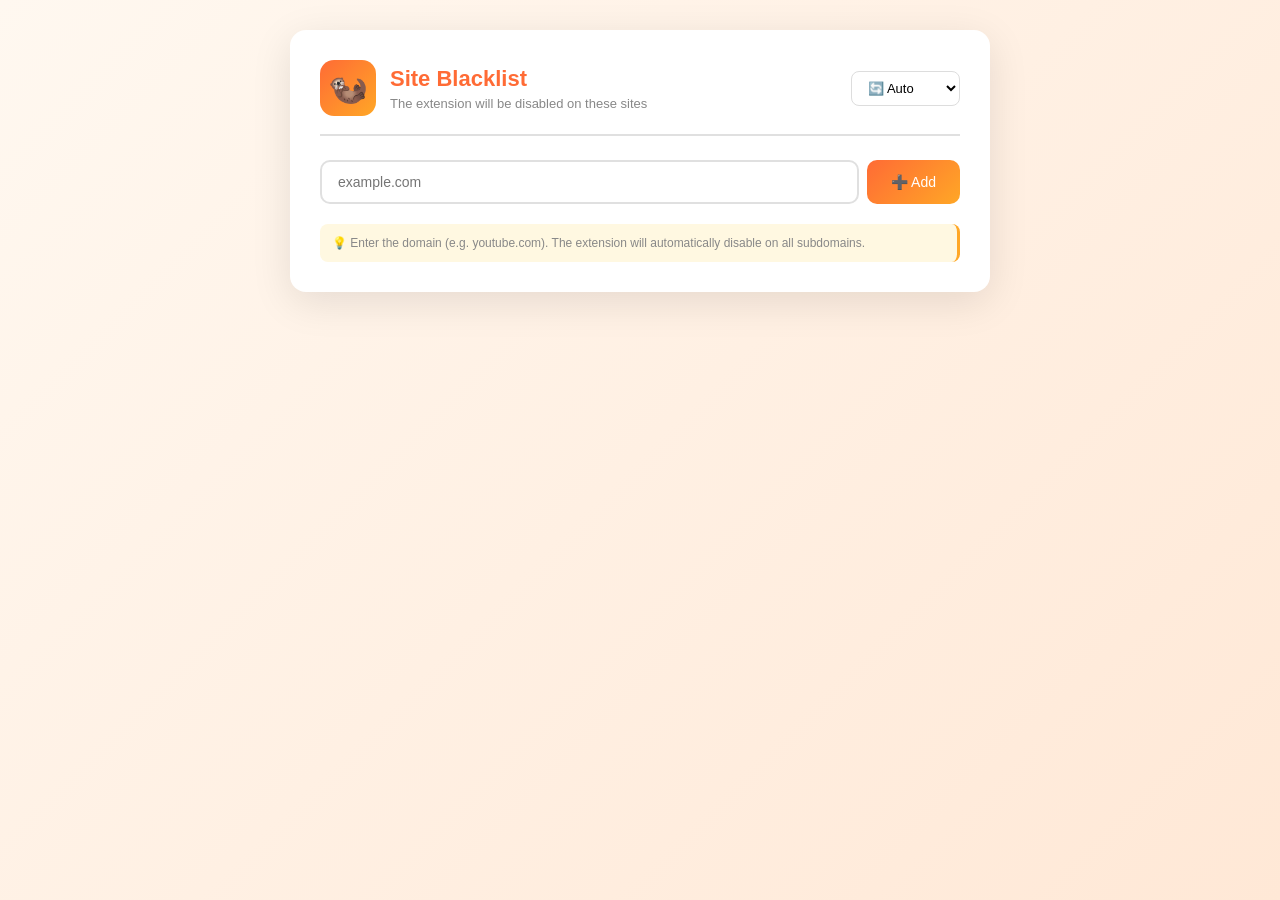
<file: options.html>
<!DOCTYPE html>
<html>
<head>
  <meta charset="UTF-8">
  <title data-i18n="blacklistTitle">Site Blacklist</title>
  <style>
    * { box-sizing: border-box; margin: 0; padding: 0; }
    body {
      font-family: -apple-system, BlinkMacSystemFont, "Segoe UI", Roboto, sans-serif;
      background: linear-gradient(135deg, #fff8f0 0%, #ffe8d6 100%);
      padding: 30px;
      color: #333;
      min-height: 100vh;
    }
    body[dir="rtl"] {
      font-family: Tahoma, -apple-system, sans-serif;
    }
    .container {
      max-width: 700px;
      margin: 0 auto;
      background: white;
      padding: 30px;
      border-radius: 16px;
      box-shadow: 0 10px 40px rgba(0,0,0,0.1);
    }
    .header {
      display: flex;
      align-items: center;
      gap: 14px;
      margin-bottom: 24px;
      padding-bottom: 18px;
      border-bottom: 2px solid #e0e0e0;
    }
    .logo {
      width: 56px;
      height: 56px;
      background: linear-gradient(135deg, #ff6b35 0%, #ffa726 100%);
      border-radius: 14px;
      display: flex;
      align-items: center;
      justify-content: center;
      font-size: 32px;
      flex-shrink: 0;
    }
    .header-text { flex: 1; }
    h1 {
      font-size: 22px;
      color: #ff6b35;
    }
    .subtitle {
      color: #888;
      font-size: 13px;
      margin-top: 4px;
    }
    .lang-select {
      padding: 8px 12px;
      border: 1px solid #ddd;
      border-radius: 8px;
      background: white;
      font-size: 13px;
      font-family: inherit;
      cursor: pointer;
      outline: none;
      transition: all 0.2s;
      flex-shrink: 0;
    }
    .lang-select:hover { border-color: #ff6b35; }
    .lang-select:focus {
      border-color: #ff6b35;
      box-shadow: 0 0 0 2px rgba(255, 107, 53, 0.2);
    }
    .add-form {
      display: flex;
      gap: 8px;
      margin-bottom: 20px;
    }
    input[type="text"] {
      flex: 1;
      padding: 12px 16px;
      border: 2px solid #e0e0e0;
      border-radius: 10px;
      font-size: 14px;
      font-family: inherit;
      transition: border-color 0.2s;
    }
    input[type="text"]:focus {
      outline: none;
      border-color: #ff6b35;
    }
    button {
      padding: 12px 24px;
      background: linear-gradient(135deg, #ff6b35 0%, #ffa726 100%);
      color: white;
      border: none;
      border-radius: 10px;
      cursor: pointer;
      font-size: 14px;
      font-family: inherit;
      font-weight: 500;
      transition: all 0.2s;
    }
    button:hover {
      transform: translateY(-1px);
      box-shadow: 0 4px 12px rgba(255, 107, 53, 0.4);
    }
    button.danger {
      background: linear-gradient(135deg, #f093fb 0%, #f5576c 100%);
      padding: 6px 12px;
      font-size: 12px;
    }
    .site-list { list-style: none; }
    .site-item {
      display: flex;
      align-items: center;
      justify-content: space-between;
      padding: 12px 16px;
      background: #f9f9f9;
      border-radius: 10px;
      margin-bottom: 8px;
      transition: all 0.2s;
    }
    .site-item:hover { background: #fff3e0; }
    .site-name {
      font-size: 14px;
      display: flex;
      align-items: center;
      gap: 10px;
    }
    .site-icon {
      width: 28px;
      height: 28px;
      background: #ff6b35;
      border-radius: 6px;
      display: flex;
      align-items: center;
      justify-content: center;
      color: white;
      font-size: 14px;
    }
    .empty {
      text-align: center;
      padding: 40px;
      color: #aaa;
      font-size: 14px;
    }
    .hint {
      font-size: 12px;
      color: #888;
      margin-top: 10px;
      padding: 12px;
      background: #fff8e1;
      border-radius: 8px;
      border-right: 3px solid #ffa726;
    }
    body[dir="rtl"] .hint {
      border-right: none;
      border-left: 3px solid #ffa726;
    }
  </style>
</head>
<body>
  <div class="container">
    <div class="header">
      <div class="logo">🦦</div>
      <div class="header-text">
        <h1 data-i18n="blacklistTitle">Site Blacklist</h1>
        <div class="subtitle" data-i18n="blacklistSubtitle">The extension will be disabled on these sites</div>
      </div>
      <select class="lang-select" id="languageSelector">
        <option value="auto" data-i18n="languageAuto">🔄 Auto</option>
        <option value="en" data-i18n="languageEn">🇬🇧 English</option>
        <option value="fa" data-i18n="languageFa">🇮🇷 فارسی</option>
      </select>
    </div>

    <div class="add-form">
      <input type="text" id="newSite" data-i18n-placeholder="addSitePlaceholder" placeholder="example.com" dir="ltr">
      <button id="addBtn" data-i18n="addButton">➕ Add</button>
    </div>

    <div class="hint" data-i18n="blacklistHint">💡 Enter the domain (e.g. youtube.com). The extension will automatically disable on all subdomains.</div>

    <ul class="site-list" id="siteList"></ul>
  </div>

  <script src="i18n.js"></script>
  <script src="options.js"></script>
</body>
</html>
</file>
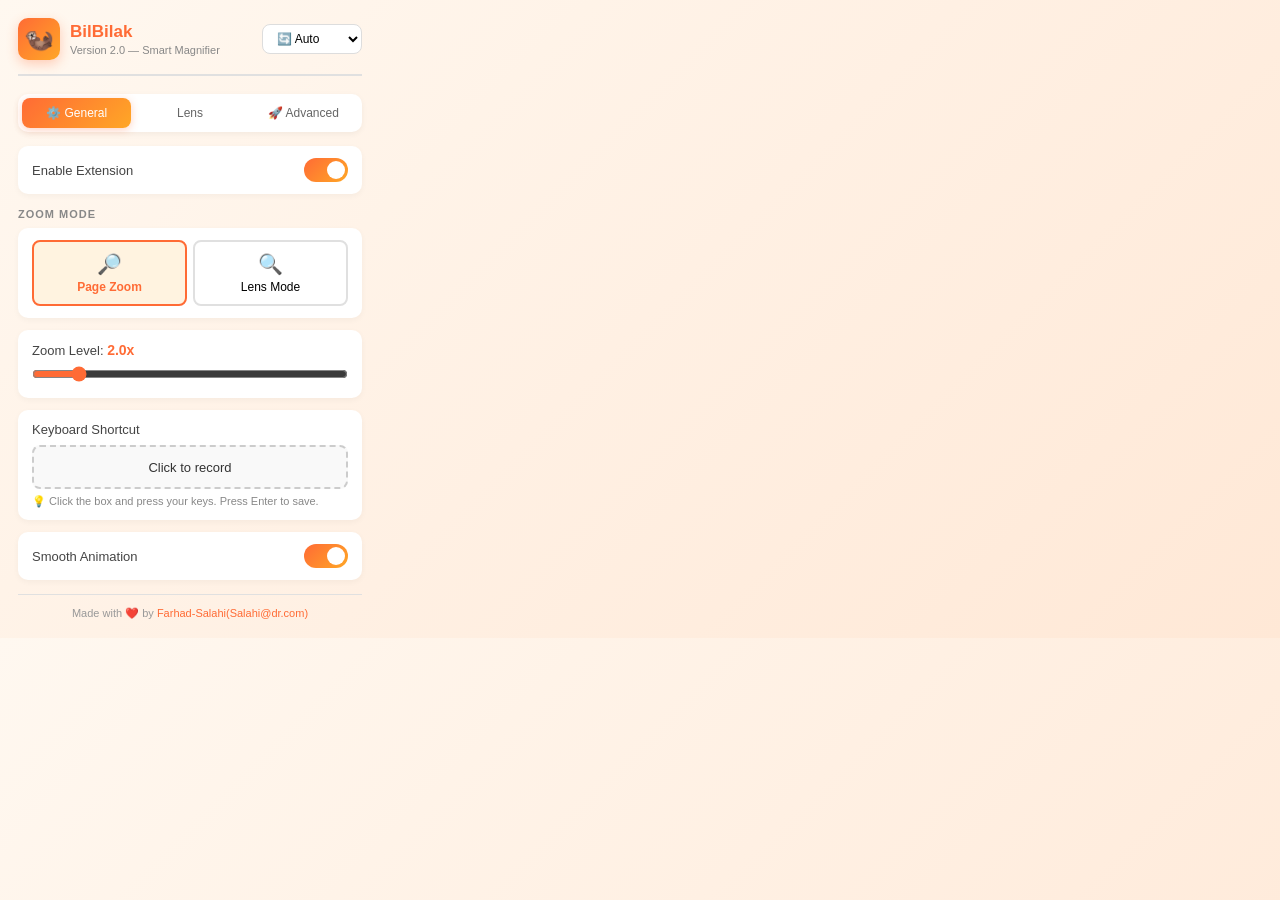
<file: popup.html>
<!DOCTYPE html>
<html>
<head>
  <meta charset="UTF-8">
  <style>
    * { box-sizing: border-box; margin: 0; padding: 0; }
    body {
      width: 380px;
      padding: 18px;
      font-family: -apple-system, BlinkMacSystemFont, "Segoe UI", Roboto, sans-serif;
      background: linear-gradient(135deg, #fff8f0 0%, #ffe8d6 100%);
      color: #333;
    }
    body[dir="rtl"] {
      font-family: Tahoma, -apple-system, sans-serif;
    }

    /* ===== هدر ===== */
    .header {
      display: flex;
      align-items: center;
      gap: 10px;
      margin-bottom: 18px;
      padding-bottom: 14px;
      border-bottom: 2px solid #e0e0e0;
      flex-wrap: nowrap;
    }
    .logo {
      width: 42px;
      height: 42px;
      background: linear-gradient(135deg, #ff6b35 0%, #ffa726 100%);
      border-radius: 10px;
      display: flex;
      align-items: center;
      justify-content: center;
      font-size: 24px;
      box-shadow: 0 4px 12px rgba(255, 107, 53, 0.3);
      flex-shrink: 0;
    }
    .title-block {
      flex: 1;
      min-width: 0;
      overflow: hidden;
    }
    .title-block h1 {
      font-size: 17px;
      color: #ff6b35;
      margin-bottom: 2px;
      white-space: nowrap;
      overflow: hidden;
      text-overflow: ellipsis;
    }
    .title-block .version {
      font-size: 11px;
      color: #888;
      white-space: nowrap;
      overflow: hidden;
      text-overflow: ellipsis;
    }
    .lang-select {
      padding: 6px 10px;
      border: 1px solid #ddd;
      border-radius: 8px;
      background: white;
      font-size: 12px;
      font-family: inherit;
      cursor: pointer;
      outline: none;
      transition: all 0.2s;
      flex-shrink: 0;
      width: auto;
      min-width: 100px;
      max-width: 140px;
    }
    .lang-select:hover {
      border-color: #ff6b35;
    }
    .lang-select:focus {
      border-color: #ff6b35;
      box-shadow: 0 0 0 2px rgba(255, 107, 53, 0.2);
    }

    /* ===== تب‌ها ===== */
    .tabs {
      display: flex;
      gap: 4px;
      margin-bottom: 14px;
      background: white;
      padding: 4px;
      border-radius: 10px;
      box-shadow: 0 2px 6px rgba(0,0,0,0.05);
    }
    .tab {
      flex: 1;
      padding: 8px;
      text-align: center;
      cursor: pointer;
      border-radius: 8px;
      font-size: 12px;
      font-weight: 500;
      color: #666;
      transition: all 0.2s;
    }
    .tab.active {
      background: linear-gradient(135deg, #ff6b35 0%, #ffa726 100%);
      color: white;
      box-shadow: 0 2px 8px rgba(255, 107, 53, 0.3);
    }
    .tab-content { display: none; }
    .tab-content.active { display: block; }

    /* ===== تنظیمات ===== */
    .setting {
      margin-bottom: 12px;
      background: white;
      padding: 12px 14px;
      border-radius: 10px;
      box-shadow: 0 2px 6px rgba(0,0,0,0.04);
    }
    label {
      display: block;
      margin-bottom: 8px;
      font-weight: 500;
      font-size: 13px;
      color: #444;
    }
    .mode-selector { display: flex; gap: 6px; }
    .mode-btn {
      flex: 1;
      padding: 10px;
      border: 2px solid #e0e0e0;
      background: white;
      border-radius: 8px;
      cursor: pointer;
      text-align: center;
      font-size: 12px;
      font-family: inherit;
      transition: all 0.2s;
    }
    .mode-btn.active {
      border-color: #ff6b35;
      background: #fff3e0;
      color: #ff6b35;
      font-weight: 600;
    }
    .mode-btn .icon { font-size: 20px; display: block; margin-bottom: 4px; }
    input[type="range"] { width: 100%; accent-color: #ff6b35; }
    input[type="number"], select {
      width: 100%;
      padding: 7px 10px;
      border: 1px solid #ddd;
      border-radius: 6px;
      font-size: 13px;
      font-family: inherit;
    }
    input[type="color"] {
      width: 50px;
      height: 32px;
      border: 1px solid #ddd;
      border-radius: 6px;
      cursor: pointer;
    }
    .shortcut-box {
      padding: 12px;
      border: 2px dashed #ccc;
      border-radius: 8px;
      text-align: center;
      cursor: pointer;
      background: #f9f9f9;
      font-size: 13px;
      min-height: 44px;
      display: flex;
      align-items: center;
      justify-content: center;
      gap: 6px;
      flex-wrap: wrap;
      transition: all 0.2s;
    }
    .shortcut-box:hover { border-color: #ff6b35; }
    .shortcut-box.recording {
      border-color: #ff6b35;
      background: #fff3e0;
      animation: pulse 1.5s infinite;
    }
    @keyframes pulse {
      0%, 100% { box-shadow: 0 0 0 0 rgba(255, 107, 53, 0.3); }
      50% { box-shadow: 0 0 0 6px rgba(255, 107, 53, 0); }
    }
    .key-badge {
      background: linear-gradient(135deg, #ff6b35 0%, #ffa726 100%);
      color: white;
      border-radius: 5px;
      padding: 4px 10px;
      font-family: monospace;
      font-size: 12px;
      font-weight: 600;
    }
    .checkbox-row {
      display: flex;
      align-items: center;
      justify-content: space-between;
    }
    .checkbox-row label { margin: 0; }
    .switch {
      position: relative;
      width: 44px;
      height: 24px;
      flex-shrink: 0;
    }
    .switch input { opacity: 0; width: 0; height: 0; }
    .slider {
      position: absolute;
      cursor: pointer;
      inset: 0;
      background: #ccc;
      border-radius: 24px;
      transition: 0.2s;
    }
    .slider:before {
      content: "";
      position: absolute;
      height: 18px;
      width: 18px;
      left: 3px;
      bottom: 3px;
      background: white;
      border-radius: 50%;
      transition: 0.2s;
    }
    input:checked + .slider { background: linear-gradient(135deg, #ff6b35 0%, #ffa726 100%); }
    input:checked + .slider:before { transform: translateX(20px); }
    .hint { font-size: 11px; color: #888; margin-top: 6px; }
    .zoom-value { color: #ff6b35; font-weight: 700; font-size: 14px; }
    .btn {
      width: 100%;
      padding: 10px;
      background: linear-gradient(135deg, #ff6b35 0%, #ffa726 100%);
      color: white;
      border: none;
      border-radius: 8px;
      cursor: pointer;
      font-size: 13px;
      font-family: inherit;
      font-weight: 500;
      transition: all 0.2s;
      margin-top: 8px;
    }
    .btn:hover { transform: translateY(-1px); box-shadow: 0 4px 12px rgba(255, 107, 53, 0.4); }
    .btn.secondary {
      background: white;
      color: #ff6b35;
      border: 1px solid #ff6b35;
    }
    .footer {
      text-align: center;
      font-size: 11px;
      color: #999;
      margin-top: 14px;
      padding-top: 12px;
      border-top: 1px solid #e0e0e0;
    }
    .footer a { color: #ff6b35; text-decoration: none; }
    .section-title {
      font-size: 11px;
      color: #888;
      text-transform: uppercase;
      letter-spacing: 1px;
      margin: 14px 0 8px 0;
      font-weight: 600;
    }
    .grid-2 {
      display: grid;
      grid-template-columns: 1fr 1fr;
      gap: 8px;
    }
  </style>
</head>
<body>
  <div class="header">
    <div class="logo">🦦</div>
    <div class="title-block">
      <h1 data-i18n="extensionName">BilBilak</h1>
      <div class="version">
        <span data-i18n="version">Version</span> 2.0 — <span data-i18n="smartMagnifier">Smart Magnifier</span>
      </div>
    </div>
    <select class="lang-select" id="languageSelector" title="Language">
      <option value="auto" data-i18n="languageAuto">🔄 Auto</option>
      <option value="en" data-i18n="languageEn">🇬 English</option>
      <option value="fa" data-i18n="languageFa">🇷 فارسی</option>
    </select>
  </div>

  <div class="tabs">
    <div class="tab active" data-tab="general" data-i18n="tabGeneral">⚙️ General</div>
    <div class="tab" data-tab="lens" data-i18n="tabLens"> Lens</div>
    <div class="tab" data-tab="advanced" data-i18n="tabAdvanced">🚀 Advanced</div>
  </div>

  <!-- General Tab -->
  <div class="tab-content active" id="tab-general">
    <div class="setting checkbox-row">
      <label data-i18n="enableExtension">Enable Extension</label>
      <label class="switch">
        <input type="checkbox" id="enabled" checked>
        <span class="slider"></span>
      </label>
    </div>

    <div class="section-title" data-i18n="zoomMode">Zoom Mode</div>
    <div class="setting">
      <div class="mode-selector">
        <button class="mode-btn active" data-mode="page">
          <span class="icon">🔎</span>
          <span data-i18n="pageZoom">Page Zoom</span>
        </button>
        <button class="mode-btn" data-mode="lens">
          <span class="icon">🔍</span>
          <span data-i18n="lensMode">Lens Mode</span>
        </button>
      </div>
    </div>

    <div class="setting">
      <label><span data-i18n="zoomLevel">Zoom Level</span>: <span class="zoom-value" id="zoomValue">2.0x</span></label>
      <input type="range" id="zoomLevel" min="1.1" max="8" step="0.1" value="2">
    </div>

    <div class="setting">
      <label data-i18n="keyboardShortcut">Keyboard Shortcut</label>
      <div class="shortcut-box" id="shortcutBox">
        <span id="shortcutDisplay" data-i18n="clickToRecord">Click to record</span>
      </div>
      <div class="hint" data-i18n="pressKeysHint">💡 Click the box and press your keys. Press Enter to save.</div>
    </div>

    <div class="setting checkbox-row">
      <label data-i18n="smoothAnimation">Smooth Animation</label>
      <label class="switch">
        <input type="checkbox" id="smoothTransition" checked>
        <span class="slider"></span>
      </label>
    </div>
  </div>

  <!-- Lens Tab -->
  <div class="tab-content" id="tab-lens">
    <div class="setting">
      <label><span data-i18n="lensRadius">Lens Radius</span>: <span class="zoom-value" id="lensRadiusValue">150px</span></label>
      <input type="range" id="lensRadius" min="80" max="300" step="10" value="150">
    </div>

    <div class="grid-2">
      <div class="setting">
        <label data-i18n="borderThickness">Border Thickness</label>
        <input type="number" id="lensBorder" min="0" max="10" value="3">
      </div>
      <div class="setting">
        <label data-i18n="borderColor">Border Color</label>
        <input type="color" id="lensBorderColor" value="#ff6b35">
      </div>
    </div>

    <div class="setting checkbox-row">
      <label data-i18n="lensShadow">Lens Shadow</label>
      <label class="switch">
        <input type="checkbox" id="lensShadow" checked>
        <span class="slider"></span>
      </label>
    </div>

    <div class="setting checkbox-row">
      <label data-i18n="cursorRing">Cursor Ring</label>
      <label class="switch">
        <input type="checkbox" id="showCursorRing" checked>
        <span class="slider"></span>
      </label>
    </div>

    <div class="setting checkbox-row">
      <label data-i18n="focusMode">Focus Mode (blur surroundings)</label>
      <label class="switch">
        <input type="checkbox" id="focusMode">
        <span class="slider"></span>
      </label>
    </div>

    <div class="setting">
      <label><span data-i18n="blurAmount">Blur Amount</span>: <span class="zoom-value" id="focusBlurValue">5px</span></label>
      <input type="range" id="focusBlurAmount" min="0" max="20" step="1" value="5">
    </div>
  </div>

  <!-- Advanced Tab -->
  <div class="tab-content" id="tab-advanced">
    <div class="setting checkbox-row">
      <label data-i18n="scrollZoom">Zoom with Mouse Scroll</label>
      <label class="switch">
        <input type="checkbox" id="scrollZoom" checked>
        <span class="slider"></span>
      </label>
    </div>

    <div class="setting">
      <label><span data-i18n="zoomStep">Zoom Step</span>: <span class="zoom-value" id="scrollStepValue">0.2</span></label>
      <input type="range" id="scrollZoomStep" min="0.1" max="1" step="0.1" value="0.2">
    </div>

    <div class="setting checkbox-row">
      <label data-i18n="keyboardNavigation">Keyboard Navigation (Arrow Keys)</label>
      <label class="switch">
        <input type="checkbox" id="keyboardNavigation" checked>
        <span class="slider"></span>
      </label>
    </div>

    <div class="setting checkbox-row">
      <label data-i18n="showMinimap">Show Mini-map</label>
      <label class="switch">
        <input type="checkbox" id="showMinimap">
        <span class="slider"></span>
      </label>
    </div>

    <div class="grid-2">
      <div class="setting">
        <label data-i18n="minimapPosition">Mini-map Position</label>
        <select id="minimapPosition">
          <option value="top-left" data-i18n="positionTopLeft">Top-Left</option>
          <option value="top-right" data-i18n="positionTopRight">Top-Right</option>
          <option value="bottom-left" data-i18n="positionBottomLeft">Bottom-Left</option>
          <option value="bottom-right" selected data-i18n="positionBottomRight">Bottom-Right</option>
        </select>
      </div>
      <div class="setting">
        <label data-i18n="minimapSize">Mini-map Size</label>
        <input type="number" id="minimapSize" min="100" max="300" value="180">
      </div>
    </div>

    <button class="btn secondary" id="openBlacklist" data-i18n="manageBlacklist">🚫 Manage Site Blacklist</button>
    <button class="btn secondary" id="resetBtn" data-i18n="resetDefaults">🔄 Reset to Defaults</button>
  </div>

  <div class="footer">
    <span data-i18n="madeWith">Made with ❤️ by</span> <a href="#" id="bilbilak-link" data-i18n="teamName">Farhad-Salahi(Salahi@dr.com)</a>
  </div>

  <script src="i18n.js"></script>
  <script src="popup.js"></script>
</body>
</html>
</file>
